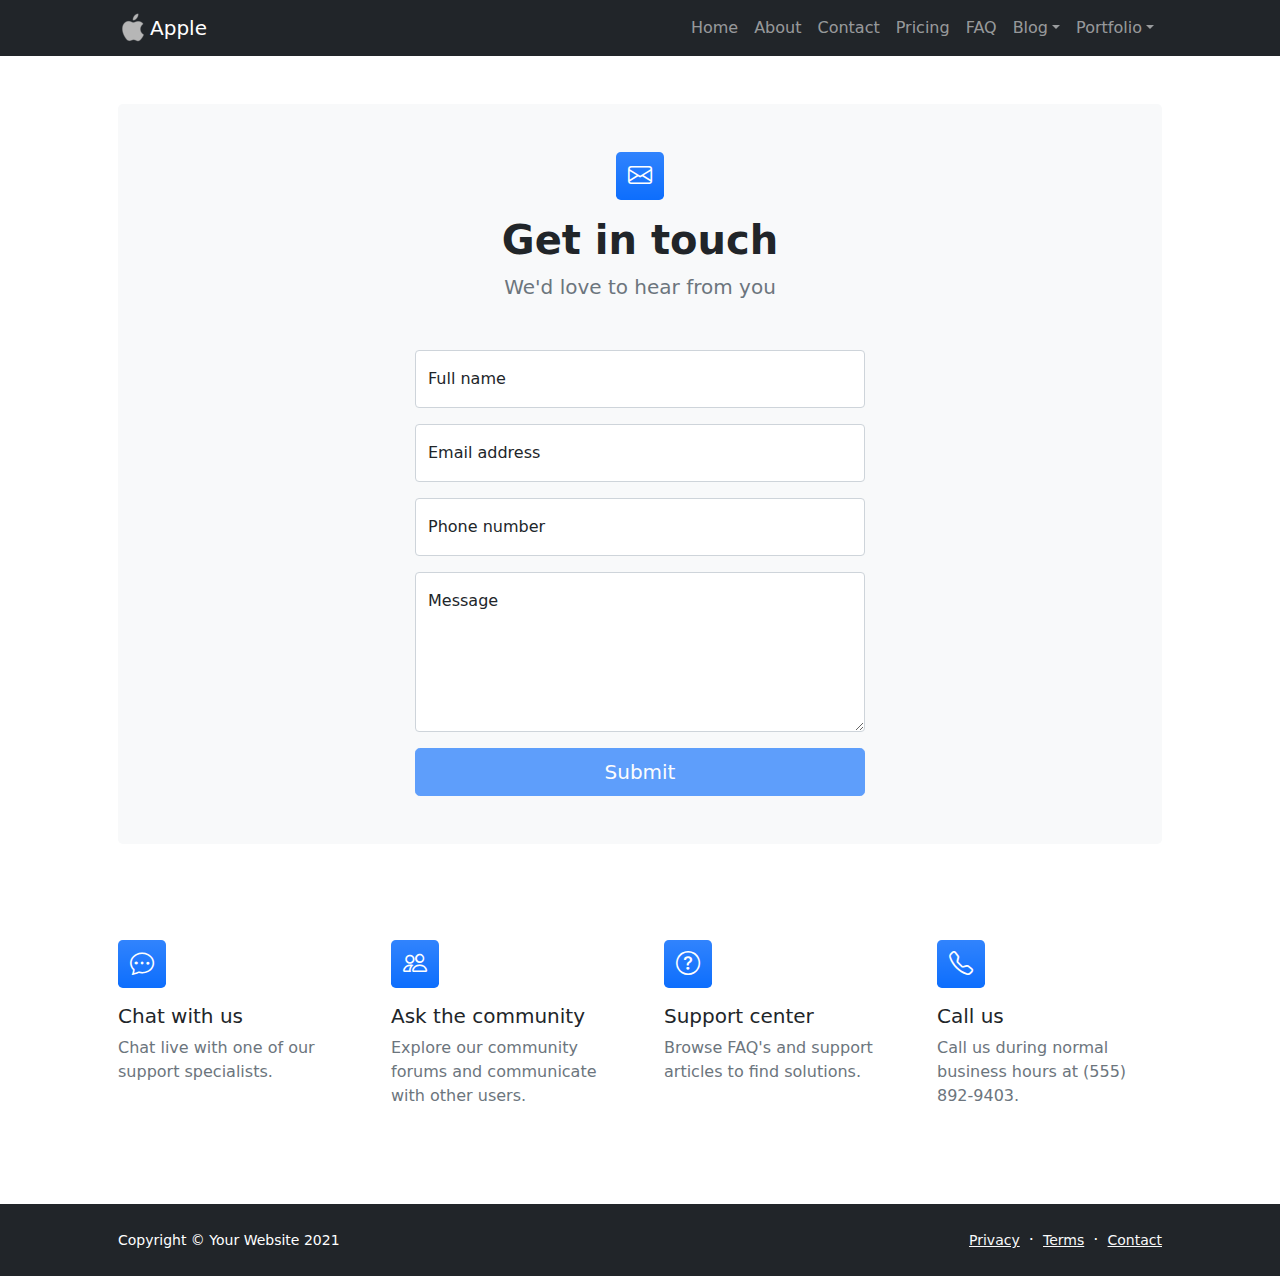
<file: contact.html>
<!DOCTYPE html>
<html lang="en">
    <head>
        <meta charset="utf-8" />
        <meta name="viewport" content="width=device-width, initial-scale=1, shrink-to-fit=no" />
        <meta name="description" content />
        <meta name="author" content />
        <title>Apple</title>
        <!-- Favicon-->
        <link rel="icon" type="image/x-icon" href="assets/favicon.ico" />
        <!-- Bootstrap icons-->
        <link href="https://cdn.jsdelivr.net/npm/bootstrap-icons@1.5.0/font/bootstrap-icons.css" rel="stylesheet" />
        <!-- Core theme CSS (includes Bootstrap)-->
        <link href="css/styles.css" rel="stylesheet" />
    </head>
    <body class="d-flex flex-column">
        <main class="flex-shrink-0">
            <!-- Navigation-->
            <nav class="navbar navbar-expand-lg navbar-dark bg-dark">
                <div class="container px-5">
                    <img class="navbar-logo" src="assets/favicon-32x32.png">
                    <a class="navbar-brand" href="index.html">Apple</a>
                    <button class="navbar-toggler" type="button" data-bs-toggle="collapse" data-bs-target="#navbarSupportedContent" aria-controls="navbarSupportedContent" aria-expanded="false" aria-label="Toggle navigation"><span class="navbar-toggler-icon"></span></button>
                    <div class="collapse navbar-collapse" id="navbarSupportedContent">
                        <ul class="navbar-nav ms-auto mb-2 mb-lg-0">
                            <li class="nav-item"><a class="nav-link" href="index.html">Home</a></li>
                            <li class="nav-item"><a class="nav-link" href="about.html">About</a></li>
                            <li class="nav-item"><a class="nav-link" href="contact.html">Contact</a></li>
                            <li class="nav-item"><a class="nav-link" href="pricing.html">Pricing</a></li>
                            <li class="nav-item"><a class="nav-link" href="faq.html">FAQ</a></li>
                            <li class="nav-item dropdown">
                                <a class="nav-link dropdown-toggle" id="navbarDropdownBlog" href="#" role="button" data-bs-toggle="dropdown" aria-expanded="false">Blog</a>
                                <ul class="dropdown-menu dropdown-menu-end" aria-labelledby="navbarDropdownBlog">
                                    <li><a class="dropdown-item" href="blog-home.html">Blog Home</a></li>
                                    <li><a class="dropdown-item" href="blog-post.html">Blog Post</a></li>
                                </ul>
                            </li>
                            <li class="nav-item dropdown">
                                <a class="nav-link dropdown-toggle" id="navbarDropdownPortfolio" href="#" role="button" data-bs-toggle="dropdown" aria-expanded="false">Portfolio</a>
                                <ul class="dropdown-menu dropdown-menu-end" aria-labelledby="navbarDropdownPortfolio">
                                    <li><a class="dropdown-item" href="portfolio-overview.html">Portfolio Overview</a></li>
                                    <li><a class="dropdown-item" href="portfolio-item.html">Portfolio Item</a></li>
                                </ul>
                            </li>
                        </ul>
                    </div>
                </div>
            </nav>
            <!-- Page content-->
            <section class="py-5">
                <div class="container px-5">
                    <!-- Contact form-->
                    <div class="bg-light rounded-3 py-5 px-4 px-md-5 mb-5">
                        <div class="text-center mb-5">
                            <div class="feature bg-primary bg-gradient text-white rounded-3 mb-3"><i class="bi bi-envelope"></i></div>
                            <h1 class="fw-bolder">Get in touch</h1>
                            <p class="lead fw-normal text-muted mb-0">We'd love to hear from you</p>
                        </div>
                        <div class="row gx-5 justify-content-center">
                            <div class="col-lg-8 col-xl-6">
                                <!-- * * * * * * * * * * * * * * *-->
                                <!-- * * SB Forms Contact Form * *-->
                                <!-- * * * * * * * * * * * * * * *-->
                                <!-- This form is pre-integrated with SB Forms.-->
                                <!-- To make this form functional, sign up at-->
                                <!-- https://startbootstrap.com/solution/contact-forms-->
                                <!-- to get an API token!-->
                                <form id="contactForm" data-sb-form-api-token="API_TOKEN">
                                    <!-- Name input-->
                                    <div class="form-floating mb-3">
                                        <input class="form-control" id="name" type="text" placeholder="Enter your name..." data-sb-validations="required" />
                                        <label for="name">Full name</label>
                                        <div class="invalid-feedback" data-sb-feedback="name:required">A name is required.</div>
                                    </div>
                                    <!-- Email address input-->
                                    <div class="form-floating mb-3">
                                        <input class="form-control" id="email" type="email" placeholder="name@example.com" data-sb-validations="required,email" />
                                        <label for="email">Email address</label>
                                        <div class="invalid-feedback" data-sb-feedback="email:required">An email is required.</div>
                                        <div class="invalid-feedback" data-sb-feedback="email:email">Email is not valid.</div>
                                    </div>
                                    <!-- Phone number input-->
                                    <div class="form-floating mb-3">
                                        <input class="form-control" id="phone" type="tel" placeholder="(123) 456-7890" data-sb-validations="required" />
                                        <label for="phone">Phone number</label>
                                        <div class="invalid-feedback" data-sb-feedback="phone:required">A phone number is required.</div>
                                    </div>
                                    <!-- Message input-->
                                    <div class="form-floating mb-3">
                                        <textarea class="form-control" id="message" type="text" placeholder="Enter your message here..." style="height: 10rem" data-sb-validations="required"></textarea>
                                        <label for="message">Message</label>
                                        <div class="invalid-feedback" data-sb-feedback="message:required">A message is required.</div>
                                    </div>
                                    <!-- Submit success message-->
                                    <!---->
                                    <!-- This is what your users will see when the form-->
                                    <!-- has successfully submitted-->
                                    <div class="d-none" id="submitSuccessMessage">
                                        <div class="text-center mb-3">
                                            <div class="fw-bolder">Form submission successful!</div>
                                            To activate this form, sign up at
                                            <br />
                                            <a href="https://startbootstrap.com/solution/contact-forms">https://startbootstrap.com/solution/contact-forms</a>
                                        </div>
                                    </div>
                                    <!-- Submit error message-->
                                    <!---->
                                    <!-- This is what your users will see when there is-->
                                    <!-- an error submitting the form-->
                                    <div class="d-none" id="submitErrorMessage"><div class="text-center text-danger mb-3">Error sending message!</div></div>
                                    <!-- Submit Button-->
                                    <div class="d-grid"><button class="btn btn-primary btn-lg disabled" id="submitButton" type="submit">Submit</button></div>
                                </form>
                            </div>
                        </div>
                    </div>
                    <!-- Contact cards-->
                    <div class="row gx-5 row-cols-2 row-cols-lg-4 py-5">
                        <div class="col">
                            <div class="feature bg-primary bg-gradient text-white rounded-3 mb-3"><i class="bi bi-chat-dots"></i></div>
                            <div class="h5 mb-2">Chat with us</div>
                            <p class="text-muted mb-0">Chat live with one of our support specialists.</p>
                        </div>
                        <div class="col">
                            <div class="feature bg-primary bg-gradient text-white rounded-3 mb-3"><i class="bi bi-people"></i></div>
                            <div class="h5">Ask the community</div>
                            <p class="text-muted mb-0">Explore our community forums and communicate with other users.</p>
                        </div>
                        <div class="col">
                            <div class="feature bg-primary bg-gradient text-white rounded-3 mb-3"><i class="bi bi-question-circle"></i></div>
                            <div class="h5">Support center</div>
                            <p class="text-muted mb-0">Browse FAQ's and support articles to find solutions.</p>
                        </div>
                        <div class="col">
                            <div class="feature bg-primary bg-gradient text-white rounded-3 mb-3"><i class="bi bi-telephone"></i></div>
                            <div class="h5">Call us</div>
                            <p class="text-muted mb-0">Call us during normal business hours at (555) 892-9403.</p>
                        </div>
                    </div>
                </div>
            </section>
        </main>
        <!-- Footer-->
        <footer class="bg-dark py-4 mt-auto">
            <div class="container px-5">
                <div class="row align-items-center justify-content-between flex-column flex-sm-row">
                    <div class="col-auto"><div class="small m-0 text-white">Copyright &copy; Your Website 2021</div></div>
                    <div class="col-auto">
                        <a class="link-light small" href="#!">Privacy</a>
                        <span class="text-white mx-1">&middot;</span>
                        <a class="link-light small" href="#!">Terms</a>
                        <span class="text-white mx-1">&middot;</span>
                        <a class="link-light small" href="#!">Contact</a>
                    </div>
                </div>
            </div>
        </footer>
        <!-- Bootstrap core JS-->
        <script src="https://cdn.jsdelivr.net/npm/bootstrap@5.1.3/dist/js/bootstrap.bundle.min.js"></script>
        <!-- Core theme JS-->
        <script src="js/scripts.js"></script>
        <!-- * * * * * * * * * * * * * * * * * * * * * * * * * * * * * * * * * * * * * * * *-->
        <!-- * *                               SB Forms JS                               * *-->
        <!-- * * Activate your form at https://startbootstrap.com/solution/contact-forms * *-->
        <!-- * * * * * * * * * * * * * * * * * * * * * * * * * * * * * * * * * * * * * * * *-->
        <script src="https://cdn.startbootstrap.com/sb-forms-latest.js"></script>
    </body>
</html>
</file>
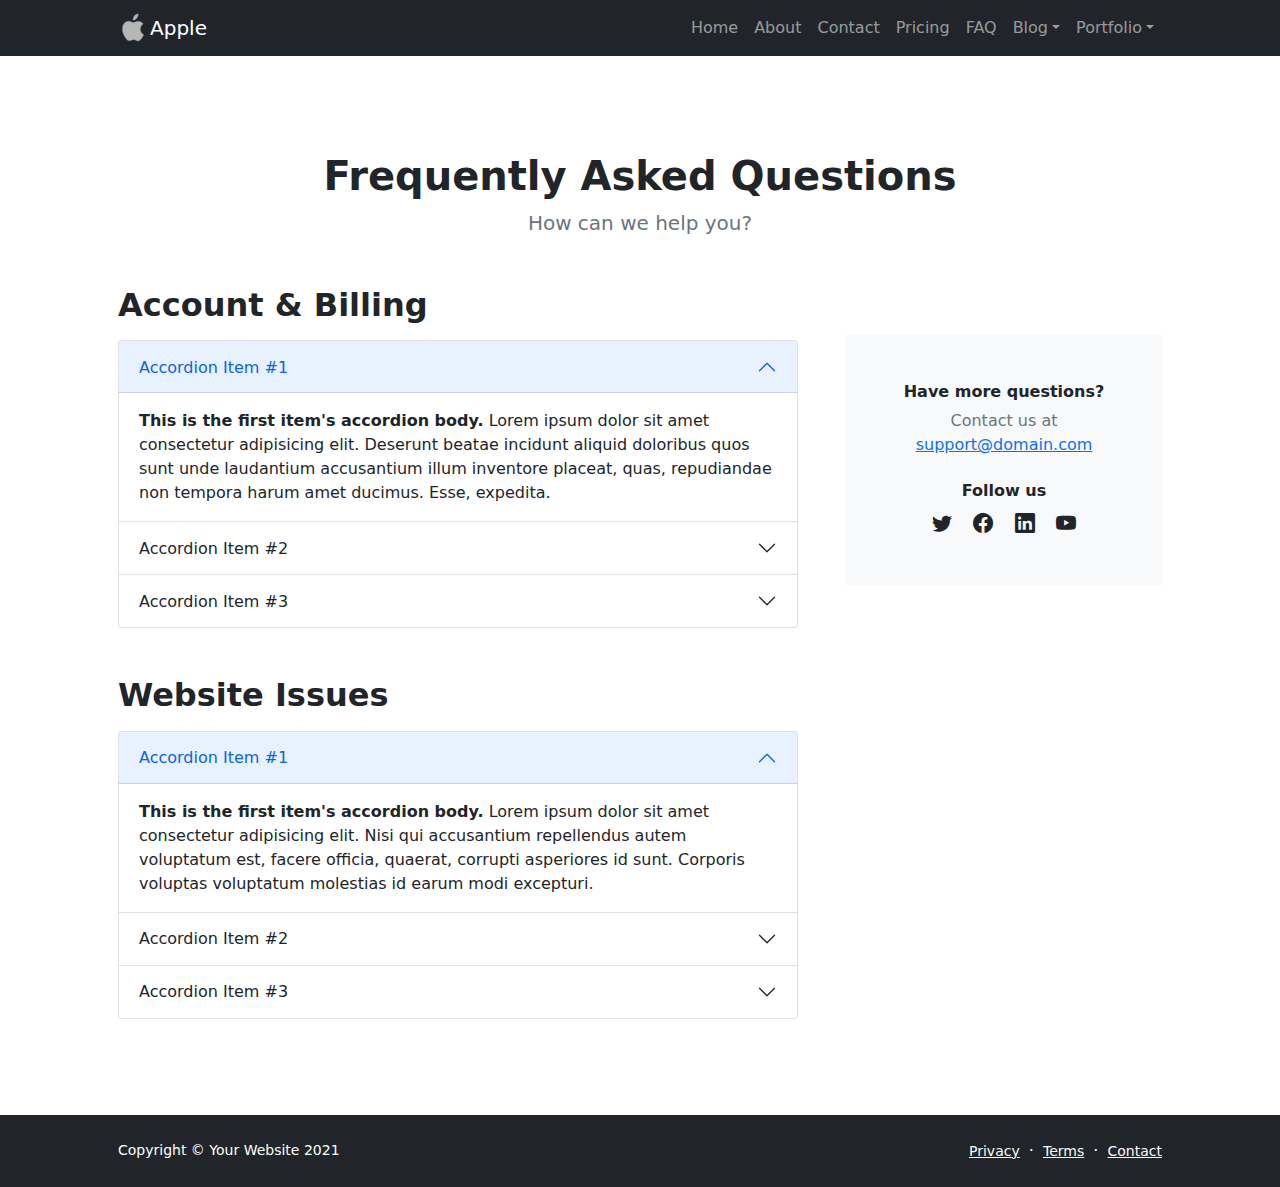
<file: faq.html>
<!DOCTYPE html>
<html lang="en">
    <head>
        <meta charset="utf-8" />
        <meta name="viewport" content="width=device-width, initial-scale=1, shrink-to-fit=no" />
        <meta name="description" content="" />
        <meta name="author" content="" />
        <title>Modern Business - Start Bootstrap Template</title>
        <!-- Favicon-->
        <link rel="icon" type="image/x-icon" href="assets/favicon.ico" />
        <!-- Bootstrap icons-->
        <link href="https://cdn.jsdelivr.net/npm/bootstrap-icons@1.5.0/font/bootstrap-icons.css" rel="stylesheet" />
        <!-- Core theme CSS (includes Bootstrap)-->
        <link href="css/styles.css" rel="stylesheet" />
    </head>
    <body class="d-flex flex-column h-100">
        <main class="flex-shrink-0">
            <!-- Navigation-->
            <nav class="navbar navbar-expand-lg navbar-dark bg-dark">
                <div class="container px-5">
                    <img class="navbar-logo" src="assets/favicon-32x32.png">
                    <a class="navbar-brand" href="index.html">Apple</a>
                    <button class="navbar-toggler" type="button" data-bs-toggle="collapse" data-bs-target="#navbarSupportedContent" aria-controls="navbarSupportedContent" aria-expanded="false" aria-label="Toggle navigation"><span class="navbar-toggler-icon"></span></button>
                    <div class="collapse navbar-collapse" id="navbarSupportedContent">
                        <ul class="navbar-nav ms-auto mb-2 mb-lg-0">
                            <li class="nav-item"><a class="nav-link" href="index.html">Home</a></li>
                            <li class="nav-item"><a class="nav-link" href="about.html">About</a></li>
                            <li class="nav-item"><a class="nav-link" href="contact.html">Contact</a></li>
                            <li class="nav-item"><a class="nav-link" href="pricing.html">Pricing</a></li>
                            <li class="nav-item"><a class="nav-link" href="faq.html">FAQ</a></li>
                            <li class="nav-item dropdown">
                                <a class="nav-link dropdown-toggle" id="navbarDropdownBlog" href="#" role="button" data-bs-toggle="dropdown" aria-expanded="false">Blog</a>
                                <ul class="dropdown-menu dropdown-menu-end" aria-labelledby="navbarDropdownBlog">
                                    <li><a class="dropdown-item" href="blog-home.html">Blog Home</a></li>
                                    <li><a class="dropdown-item" href="blog-post.html">Blog Post</a></li>
                                </ul>
                            </li>
                            <li class="nav-item dropdown">
                                <a class="nav-link dropdown-toggle" id="navbarDropdownPortfolio" href="#" role="button" data-bs-toggle="dropdown" aria-expanded="false">Portfolio</a>
                                <ul class="dropdown-menu dropdown-menu-end" aria-labelledby="navbarDropdownPortfolio">
                                    <li><a class="dropdown-item" href="portfolio-overview.html">Portfolio Overview</a></li>
                                    <li><a class="dropdown-item" href="portfolio-item.html">Portfolio Item</a></li>
                                </ul>
                            </li>
                        </ul>
                    </div>
                </div>
            </nav>
            <!-- Page Content-->
            <section class="py-5">
                <div class="container px-5 my-5">
                    <div class="text-center mb-5">
                        <h1 class="fw-bolder">Frequently Asked Questions</h1>
                        <p class="lead fw-normal text-muted mb-0">How can we help you?</p>
                    </div>
                    <div class="row gx-5">
                        <div class="col-xl-8">
                            <!-- FAQ Accordion 1-->
                            <h2 class="fw-bolder mb-3">Account &amp; Billing</h2>
                            <div class="accordion mb-5" id="accordionExample">
                                <div class="accordion-item">
                                    <h3 class="accordion-header" id="headingOne"><button class="accordion-button" type="button" data-bs-toggle="collapse" data-bs-target="#collapseOne" aria-expanded="true" aria-controls="collapseOne">Accordion Item #1</button></h3>
                                    <div class="accordion-collapse collapse show" id="collapseOne" aria-labelledby="headingOne" data-bs-parent="#accordionExample">
                                        <div class="accordion-body">
                                            <strong>This is the first item's accordion body.</strong>
                                            Lorem ipsum dolor sit amet consectetur adipisicing elit. Deserunt beatae incidunt aliquid doloribus quos sunt unde laudantium accusantium illum inventore placeat, quas, repudiandae non tempora harum amet ducimus. Esse, expedita.
                                           
                                        </div>
                                    </div>
                                </div>
                                <div class="accordion-item">
                                    <h3 class="accordion-header" id="headingTwo"><button class="accordion-button collapsed" type="button" data-bs-toggle="collapse" data-bs-target="#collapseTwo" aria-expanded="false" aria-controls="collapseTwo">Accordion Item #2</button></h3>
                                    <div class="accordion-collapse collapse" id="collapseTwo" aria-labelledby="headingTwo" data-bs-parent="#accordionExample">
                                        <div class="accordion-body">
                                            <strong>This is the second item's accordion body.</strong>
                                            Lorem ipsum dolor sit amet consectetur adipisicing elit. Unde consequatur dolores doloribus optio, a voluptatem, magnam alias, possimus porro debitis rerum eligendi dicta dolor doloremque sint! Ea atque sit corrupti.
                                           
                                        </div>
                                    </div>
                                </div>
                                <div class="accordion-item">
                                    <h3 class="accordion-header" id="headingThree"><button class="accordion-button collapsed" type="button" data-bs-toggle="collapse" data-bs-target="#collapseThree" aria-expanded="false" aria-controls="collapseThree">Accordion Item #3</button></h3>
                                    <div class="accordion-collapse collapse" id="collapseThree" aria-labelledby="headingThree" data-bs-parent="#accordionExample">
                                        <div class="accordion-body">
                                            <strong>This is the third item's accordion body.</strong>
                                            Lorem ipsum dolor sit amet consectetur adipisicing elit. Quis adipisci assumenda, atque placeat quod laboriosam reprehenderit iure! Praesentium reprehenderit dolor, nesciunt dolore veritatis, consectetur quos odio dolorum similique optio quis?
                                           
                                        </div>
                                    </div>
                                </div>
                            </div>
                            <!-- FAQ Accordion 2-->
                            <h2 class="fw-bolder mb-3">Website Issues</h2>
                            <div class="accordion mb-5 mb-xl-0" id="accordionExample2">
                                <div class="accordion-item">
                                    <h3 class="accordion-header" id="headingOne"><button class="accordion-button" type="button" data-bs-toggle="collapse" data-bs-target="#collapseOne" aria-expanded="true" aria-controls="collapseOne">Accordion Item #1</button></h3>
                                    <div class="accordion-collapse collapse show" id="collapseOne" aria-labelledby="headingOne" data-bs-parent="#accordionExample2">
                                        <div class="accordion-body">
                                            <strong>This is the first item's accordion body.</strong>
                                            Lorem ipsum dolor sit amet consectetur adipisicing elit. Nisi qui accusantium repellendus autem voluptatum est, facere officia, quaerat, corrupti asperiores id sunt. Corporis voluptas voluptatum molestias id earum modi excepturi.
                                        
                                        </div>
                                    </div>
                                </div>
                                <div class="accordion-item">
                                    <h3 class="accordion-header" id="headingTwo"><button class="accordion-button collapsed" type="button" data-bs-toggle="collapse" data-bs-target="#collapseTwo" aria-expanded="false" aria-controls="collapseTwo">Accordion Item #2</button></h3>
                                    <div class="accordion-collapse collapse" id="collapseTwo" aria-labelledby="headingTwo" data-bs-parent="#accordionExample2">
                                        <div class="accordion-body">
                                            <strong>This is the second item's accordion body.</strong>
                                            Lorem ipsum, dolor sit amet consectetur adipisicing elit. Molestias, dolorum fugiat dignissimos sequi deleniti aspernatur maiores harum nisi necessitatibus sapiente! Eos, delectus? Ad similique corporis sint, ipsum qui rerum beatae.
                                            
                                        </div>
                                    </div>
                                </div>
                                <div class="accordion-item">
                                    <h3 class="accordion-header" id="headingThree"><button class="accordion-button collapsed" type="button" data-bs-toggle="collapse" data-bs-target="#collapseThree" aria-expanded="false" aria-controls="collapseThree">Accordion Item #3</button></h3>
                                    <div class="accordion-collapse collapse" id="collapseThree" aria-labelledby="headingThree" data-bs-parent="#accordionExample2">
                                        <div class="accordion-body">
                                            <strong>This is the third item's accordion body.</strong>
                                            Lorem ipsum dolor, sit amet consectetur adipisicing elit. Ex, consequatur tempore commodi quae quod aliquam. Fugit ducimus iusto recusandae doloribus sunt! Neque ad omnis itaque exercitationem optio amet aperiam temporibus.
                                            
                                        </div>
                                    </div>
                                </div>
                            </div>
                        </div>
                        <div class="col-xl-4">
                            <div class="card border-0 bg-light mt-xl-5">
                                <div class="card-body p-4 py-lg-5">
                                    <div class="d-flex align-items-center justify-content-center">
                                        <div class="text-center">
                                            <div class="h6 fw-bolder">Have more questions?</div>
                                            <p class="text-muted mb-4">
                                                Contact us at
                                                <br />
                                                <a href="#!">support@domain.com</a>
                                            </p>
                                            <div class="h6 fw-bolder">Follow us</div>
                                            <a class="fs-5 px-2 link-dark" href="#!"><i class="bi-twitter"></i></a>
                                            <a class="fs-5 px-2 link-dark" href="#!"><i class="bi-facebook"></i></a>
                                            <a class="fs-5 px-2 link-dark" href="#!"><i class="bi-linkedin"></i></a>
                                            <a class="fs-5 px-2 link-dark" href="#!"><i class="bi-youtube"></i></a>
                                        </div>
                                    </div>
                                </div>
                            </div>
                        </div>
                    </div>
                </div>
            </section>
        </main>
        <!-- Footer-->
        <footer class="bg-dark py-4 mt-auto">
            <div class="container px-5">
                <div class="row align-items-center justify-content-between flex-column flex-sm-row">
                    <div class="col-auto"><div class="small m-0 text-white">Copyright &copy; Your Website 2021</div></div>
                    <div class="col-auto">
                        <a class="link-light small" href="#!">Privacy</a>
                        <span class="text-white mx-1">&middot;</span>
                        <a class="link-light small" href="#!">Terms</a>
                        <span class="text-white mx-1">&middot;</span>
                        <a class="link-light small" href="#!">Contact</a>
                    </div>
                </div>
            </div>
        </footer>
        <!-- Bootstrap core JS-->
        <script src="https://cdn.jsdelivr.net/npm/bootstrap@5.1.3/dist/js/bootstrap.bundle.min.js"></script>
        <!-- Core theme JS-->
        <script src="js/scripts.js"></script>
    </body>
</html>
</file>
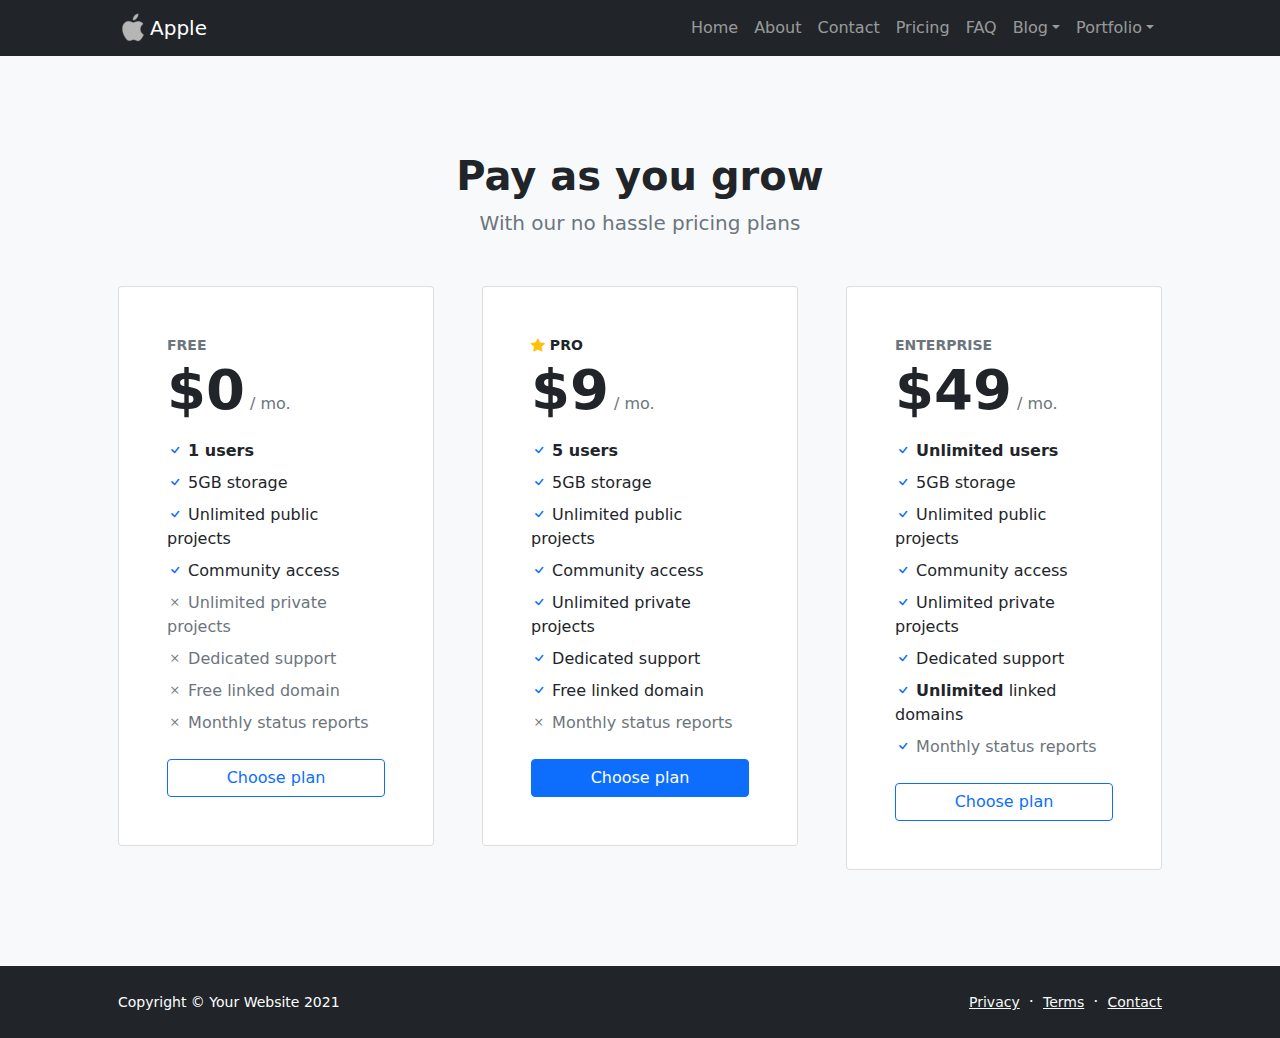
<file: pricing.html>
<!DOCTYPE html>
<html lang="en">
    <head>
        <meta charset="utf-8" />
        <meta name="viewport" content="width=device-width, initial-scale=1, shrink-to-fit=no" />
        <meta name="description" content="" />
        <meta name="author" content="" />
        <title>Apple</title>
        <!-- Favicon-->
        <link rel="icon" type="image/x-icon" href="assets/favicon.ico" />
        <!-- Bootstrap icons-->
        <link href="https://cdn.jsdelivr.net/npm/bootstrap-icons@1.5.0/font/bootstrap-icons.css" rel="stylesheet" />
        <!-- Core theme CSS (includes Bootstrap)-->
        <link href="css/styles.css" rel="stylesheet" />
    </head>
    <body class="d-flex flex-column">
        <main class="flex-shrink-0">
            <!-- Navigation-->
            <nav class="navbar navbar-expand-lg navbar-dark bg-dark">
                <div class="container px-5">
                    <img class="navbar-logo" src="assets/favicon-32x32.png">
                    <a class="navbar-brand" href="index.html">Apple</a>
                    <button class="navbar-toggler" type="button" data-bs-toggle="collapse" data-bs-target="#navbarSupportedContent" aria-controls="navbarSupportedContent" aria-expanded="false" aria-label="Toggle navigation"><span class="navbar-toggler-icon"></span></button>
                    <div class="collapse navbar-collapse" id="navbarSupportedContent">
                        <ul class="navbar-nav ms-auto mb-2 mb-lg-0">
                            <li class="nav-item"><a class="nav-link" href="index.html">Home</a></li>
                            <li class="nav-item"><a class="nav-link" href="about.html">About</a></li>
                            <li class="nav-item"><a class="nav-link" href="contact.html">Contact</a></li>
                            <li class="nav-item"><a class="nav-link" href="pricing.html">Pricing</a></li>
                            <li class="nav-item"><a class="nav-link" href="faq.html">FAQ</a></li>
                            <li class="nav-item dropdown">
                                <a class="nav-link dropdown-toggle" id="navbarDropdownBlog" href="#" role="button" data-bs-toggle="dropdown" aria-expanded="false">Blog</a>
                                <ul class="dropdown-menu dropdown-menu-end" aria-labelledby="navbarDropdownBlog">
                                    <li><a class="dropdown-item" href="blog-home.html">Blog Home</a></li>
                                    <li><a class="dropdown-item" href="blog-post.html">Blog Post</a></li>
                                </ul>
                            </li>
                            <li class="nav-item dropdown">
                                <a class="nav-link dropdown-toggle" id="navbarDropdownPortfolio" href="#" role="button" data-bs-toggle="dropdown" aria-expanded="false">Portfolio</a>
                                <ul class="dropdown-menu dropdown-menu-end" aria-labelledby="navbarDropdownPortfolio">
                                    <li><a class="dropdown-item" href="portfolio-overview.html">Portfolio Overview</a></li>
                                    <li><a class="dropdown-item" href="portfolio-item.html">Portfolio Item</a></li>
                                </ul>
                            </li>
                        </ul>
                    </div>
                </div>
            </nav>
            <!-- Pricing section-->
            <section class="bg-light py-5">
                <div class="container px-5 my-5">
                    <div class="text-center mb-5">
                        <h1 class="fw-bolder">Pay as you grow</h1>
                        <p class="lead fw-normal text-muted mb-0">With our no hassle pricing plans</p>
                    </div>
                    <div class="row gx-5 justify-content-center">
                        <!-- Pricing card free-->
                        <div class="col-lg-6 col-xl-4">
                            <div class="card mb-5 mb-xl-0">
                                <div class="card-body p-5">
                                    <div class="small text-uppercase fw-bold text-muted">Free</div>
                                    <div class="mb-3">
                                        <span class="display-4 fw-bold">$0</span>
                                        <span class="text-muted">/ mo.</span>
                                    </div>
                                    <ul class="list-unstyled mb-4">
                                        <li class="mb-2">
                                            <i class="bi bi-check text-primary"></i>
                                            <strong>1 users</strong>
                                        </li>
                                        <li class="mb-2">
                                            <i class="bi bi-check text-primary"></i>
                                            5GB storage
                                        </li>
                                        <li class="mb-2">
                                            <i class="bi bi-check text-primary"></i>
                                            Unlimited public projects
                                        </li>
                                        <li class="mb-2">
                                            <i class="bi bi-check text-primary"></i>
                                            Community access
                                        </li>
                                        <li class="mb-2 text-muted">
                                            <i class="bi bi-x"></i>
                                            Unlimited private projects
                                        </li>
                                        <li class="mb-2 text-muted">
                                            <i class="bi bi-x"></i>
                                            Dedicated support
                                        </li>
                                        <li class="mb-2 text-muted">
                                            <i class="bi bi-x"></i>
                                            Free linked domain
                                        </li>
                                        <li class="text-muted">
                                            <i class="bi bi-x"></i>
                                            Monthly status reports
                                        </li>
                                    </ul>
                                    <div class="d-grid"><a class="btn btn-outline-primary" href="#!">Choose plan</a></div>
                                </div>
                            </div>
                        </div>
                        <!-- Pricing card pro-->
                        <div class="col-lg-6 col-xl-4">
                            <div class="card mb-5 mb-xl-0">
                                <div class="card-body p-5">
                                    <div class="small text-uppercase fw-bold">
                                        <i class="bi bi-star-fill text-warning"></i>
                                        Pro
                                    </div>
                                    <div class="mb-3">
                                        <span class="display-4 fw-bold">$9</span>
                                        <span class="text-muted">/ mo.</span>
                                    </div>
                                    <ul class="list-unstyled mb-4">
                                        <li class="mb-2">
                                            <i class="bi bi-check text-primary"></i>
                                            <strong>5 users</strong>
                                        </li>
                                        <li class="mb-2">
                                            <i class="bi bi-check text-primary"></i>
                                            5GB storage
                                        </li>
                                        <li class="mb-2">
                                            <i class="bi bi-check text-primary"></i>
                                            Unlimited public projects
                                        </li>
                                        <li class="mb-2">
                                            <i class="bi bi-check text-primary"></i>
                                            Community access
                                        </li>
                                        <li class="mb-2">
                                            <i class="bi bi-check text-primary"></i>
                                            Unlimited private projects
                                        </li>
                                        <li class="mb-2">
                                            <i class="bi bi-check text-primary"></i>
                                            Dedicated support
                                        </li>
                                        <li class="mb-2">
                                            <i class="bi bi-check text-primary"></i>
                                            Free linked domain
                                        </li>
                                        <li class="text-muted">
                                            <i class="bi bi-x"></i>
                                            Monthly status reports
                                        </li>
                                    </ul>
                                    <div class="d-grid"><a class="btn btn-primary" href="#!">Choose plan</a></div>
                                </div>
                            </div>
                        </div>
                        <!-- Pricing card enterprise-->
                        <div class="col-lg-6 col-xl-4">
                            <div class="card">
                                <div class="card-body p-5">
                                    <div class="small text-uppercase fw-bold text-muted">Enterprise</div>
                                    <div class="mb-3">
                                        <span class="display-4 fw-bold">$49</span>
                                        <span class="text-muted">/ mo.</span>
                                    </div>
                                    <ul class="list-unstyled mb-4">
                                        <li class="mb-2">
                                            <i class="bi bi-check text-primary"></i>
                                            <strong>Unlimited users</strong>
                                        </li>
                                        <li class="mb-2">
                                            <i class="bi bi-check text-primary"></i>
                                            5GB storage
                                        </li>
                                        <li class="mb-2">
                                            <i class="bi bi-check text-primary"></i>
                                            Unlimited public projects
                                        </li>
                                        <li class="mb-2">
                                            <i class="bi bi-check text-primary"></i>
                                            Community access
                                        </li>
                                        <li class="mb-2">
                                            <i class="bi bi-check text-primary"></i>
                                            Unlimited private projects
                                        </li>
                                        <li class="mb-2">
                                            <i class="bi bi-check text-primary"></i>
                                            Dedicated support
                                        </li>
                                        <li class="mb-2">
                                            <i class="bi bi-check text-primary"></i>
                                            <strong>Unlimited</strong>
                                            linked domains
                                        </li>
                                        <li class="text-muted">
                                            <i class="bi bi-check text-primary"></i>
                                            Monthly status reports
                                        </li>
                                    </ul>
                                    <div class="d-grid"><a class="btn btn-outline-primary" href="#!">Choose plan</a></div>
                                </div>
                            </div>
                        </div>
                    </div>
                </div>
            </section>
        </main>
        <!-- Footer-->
        <footer class="bg-dark py-4 mt-auto">
            <div class="container px-5">
                <div class="row align-items-center justify-content-between flex-column flex-sm-row">
                    <div class="col-auto"><div class="small m-0 text-white">Copyright &copy; Your Website 2021</div></div>
                    <div class="col-auto">
                        <a class="link-light small" href="#!">Privacy</a>
                        <span class="text-white mx-1">&middot;</span>
                        <a class="link-light small" href="#!">Terms</a>
                        <span class="text-white mx-1">&middot;</span>
                        <a class="link-light small" href="#!">Contact</a>
                    </div>
                </div>
            </div>
        </footer>
        <!-- Bootstrap core JS-->
        <script src="https://cdn.jsdelivr.net/npm/bootstrap@5.1.3/dist/js/bootstrap.bundle.min.js"></script>
        <!-- Core theme JS-->
        <script src="js/scripts.js"></script>
    </body>
</html>
</file>
<file: css/styles.css>
@charset "UTF-8";

:root {
  --bs-blue: #0d6efd;
  --bs-indigo: #6610f2;
  --bs-purple: #6f42c1;
  --bs-pink: #d63384;
  --bs-red: #dc3545;
  --bs-orange: #fd7e14;
  --bs-yellow: #ffc107;
  --bs-green: #198754;
  --bs-teal: #20c997;
  --bs-cyan: #0dcaf0;
  --bs-white: #fff;
  --bs-gray: #6c757d;
  --bs-gray-dark: #343a40;
  --bs-gray-100: #f8f9fa;
  --bs-gray-200: #e9ecef;
  --bs-gray-300: #dee2e6;
  --bs-gray-400: #ced4da;
  --bs-gray-500: #adb5bd;
  --bs-gray-600: #6c757d;
  --bs-gray-700: #495057;
  --bs-gray-800: #343a40;
  --bs-gray-900: #212529;
  --bs-primary: #0d6efd;
  --bs-secondary: #6c757d;
  --bs-success: #198754;
  --bs-info: #0dcaf0;
  --bs-warning: #ffc107;
  --bs-danger: #dc3545;
  --bs-light: #f8f9fa;
  --bs-dark: #212529;
  --bs-primary-rgb: 13, 110, 253;
  --bs-secondary-rgb: 108, 117, 125;
  --bs-success-rgb: 25, 135, 84;
  --bs-info-rgb: 13, 202, 240;
  --bs-warning-rgb: 255, 193, 7;
  --bs-danger-rgb: 220, 53, 69;
  --bs-light-rgb: 248, 249, 250;
  --bs-dark-rgb: 33, 37, 41;
  --bs-white-rgb: 255, 255, 255;
  --bs-black-rgb: 0, 0, 0;
  --bs-body-color-rgb: 33, 37, 41;
  --bs-body-bg-rgb: 255, 255, 255;
  --bs-font-sans-serif: system-ui, -apple-system, "Segoe UI", Roboto, "Helvetica Neue", Arial, "Noto Sans", "Liberation Sans", sans-serif, "Apple Color Emoji", "Segoe UI Emoji", "Segoe UI Symbol", "Noto Color Emoji";
  --bs-font-monospace: SFMono-Regular, Menlo, Monaco, Consolas, "Liberation Mono", "Courier New", monospace;
  --bs-gradient: linear-gradient(180deg, rgba(255, 255, 255, 0.15), rgba(255, 255, 255, 0));
  --bs-body-font-family: var(--bs-font-sans-serif);
  --bs-body-font-size: 1rem;
  --bs-body-font-weight: 400;
  --bs-body-line-height: 1.5;
  --bs-body-color: #212529;
  --bs-body-bg: #fff;
}

*,
*::before,
*::after {
  box-sizing: border-box;
}

@media (prefers-reduced-motion: no-preference) {
  :root {
    scroll-behavior: smooth;
  }
}

body {
  margin: 0;
  font-family: var(--bs-body-font-family);
  font-size: var(--bs-body-font-size);
  font-weight: var(--bs-body-font-weight);
  line-height: var(--bs-body-line-height);
  color: var(--bs-body-color);
  text-align: var(--bs-body-text-align);
  background-color: var(--bs-body-bg);
  -webkit-text-size-adjust: 100%;
  -webkit-tap-highlight-color: rgba(0, 0, 0, 0);
}

hr {
  margin: 1rem 0;
  color: inherit;
  background-color: currentColor;
  border: 0;
  opacity: 0.25;
}

hr:not([size]) {
  height: 1px;
}

h6, .h6, h5, .h5, h4, .h4, h3, .h3, h2, .h2, h1, .h1 {
  margin-top: 0;
  margin-bottom: 0.5rem;
  font-weight: 500;
  line-height: 1.2;
}

h1, .h1 {
  font-size: calc(1.375rem + 1.5vw);
}
@media (min-width: 1200px) {
  h1, .h1 {
    font-size: 2.5rem;
  }
}

h2, .h2 {
  font-size: calc(1.325rem + 0.9vw);
}
@media (min-width: 1200px) {
  h2, .h2 {
    font-size: 2rem;
  }
}

h3, .h3 {
  font-size: calc(1.3rem + 0.6vw);
}
@media (min-width: 1200px) {
  h3, .h3 {
    font-size: 1.75rem;
  }
}

h4, .h4 {
  font-size: calc(1.275rem + 0.3vw);
}
@media (min-width: 1200px) {
  h4, .h4 {
    font-size: 1.5rem;
  }
}

h5, .h5 {
  font-size: 1.25rem;
}

h6, .h6 {
  font-size: 1rem;
}

p {
  margin-top: 0;
  margin-bottom: 1rem;
}

abbr[title],
abbr[data-bs-original-title] {
  -webkit-text-decoration: underline dotted;
          text-decoration: underline dotted;
  cursor: help;
  -webkit-text-decoration-skip-ink: none;
          text-decoration-skip-ink: none;
}

address {
  margin-bottom: 1rem;
  font-style: normal;
  line-height: inherit;
}

ol,
ul {
  padding-left: 2rem;
}

ol,
ul,
dl {
  margin-top: 0;
  margin-bottom: 1rem;
}

ol ol,
ul ul,
ol ul,
ul ol {
  margin-bottom: 0;
}

dt {
  font-weight: 700;
}

dd {
  margin-bottom: 0.5rem;
  margin-left: 0;
}

blockquote {
  margin: 0 0 1rem;
}

b,
strong {
  font-weight: bolder;
}

small, .small {
  font-size: 0.875em;
}

mark, .mark {
  padding: 0.2em;
  background-color: #fcf8e3;
}

sub,
sup {
  position: relative;
  font-size: 0.75em;
  line-height: 0;
  vertical-align: baseline;
}

sub {
  bottom: -0.25em;
}

sup {
  top: -0.5em;
}

a {
  color: #0d6efd;
  text-decoration: underline;
}
a:hover {
  color: #0a58ca;
}

a:not([href]):not([class]), a:not([href]):not([class]):hover {
  color: inherit;
  text-decoration: none;
}

pre,
code,
kbd,
samp {
  font-family: var(--bs-font-monospace);
  font-size: 1em;
  direction: ltr /* rtl:ignore */;
  unicode-bidi: bidi-override;
}

pre {
  display: block;
  margin-top: 0;
  margin-bottom: 1rem;
  overflow: auto;
  font-size: 0.875em;
}
pre code {
  font-size: inherit;
  color: inherit;
  word-break: normal;
}

code {
  font-size: 0.875em;
  color: #d63384;
  word-wrap: break-word;
}
a > code {
  color: inherit;
}

kbd {
  padding: 0.2rem 0.4rem;
  font-size: 0.875em;
  color: #fff;
  background-color: #212529;
  border-radius: 0.2rem;
}
kbd kbd {
  padding: 0;
  font-size: 1em;
  font-weight: 700;
}

figure {
  margin: 0 0 1rem;
}

img,
svg {
  vertical-align: middle;
}

table {
  caption-side: bottom;
  border-collapse: collapse;
}

caption {
  padding-top: 0.5rem;
  padding-bottom: 0.5rem;
  color: #6c757d;
  text-align: left;
}

th {
  text-align: inherit;
  text-align: -webkit-match-parent;
}

thead,
tbody,
tfoot,
tr,
td,
th {
  border-color: inherit;
  border-style: solid;
  border-width: 0;
}

label {
  display: inline-block;
}

button {
  border-radius: 0;
}

button:focus:not(:focus-visible) {
  outline: 0;
}

input,
button,
select,
optgroup,
textarea {
  margin: 0;
  font-family: inherit;
  font-size: inherit;
  line-height: inherit;
}

button,
select {
  text-transform: none;
}

[role=button] {
  cursor: pointer;
}

select {
  word-wrap: normal;
}
select:disabled {
  opacity: 1;
}

[list]::-webkit-calendar-picker-indicator {
  display: none;
}

button,
[type=button],
[type=reset],
[type=submit] {
  -webkit-appearance: button;
}
button:not(:disabled),
[type=button]:not(:disabled),
[type=reset]:not(:disabled),
[type=submit]:not(:disabled) {
  cursor: pointer;
}

::-moz-focus-inner {
  padding: 0;
  border-style: none;
}

textarea {
  resize: vertical;
}

fieldset {
  min-width: 0;
  padding: 0;
  margin: 0;
  border: 0;
}

legend {
  float: left;
  width: 100%;
  padding: 0;
  margin-bottom: 0.5rem;
  font-size: calc(1.275rem + 0.3vw);
  line-height: inherit;
}
@media (min-width: 1200px) {
  legend {
    font-size: 1.5rem;
  }
}
legend + * {
  clear: left;
}

::-webkit-datetime-edit-fields-wrapper,
::-webkit-datetime-edit-text,
::-webkit-datetime-edit-minute,
::-webkit-datetime-edit-hour-field,
::-webkit-datetime-edit-day-field,
::-webkit-datetime-edit-month-field,
::-webkit-datetime-edit-year-field {
  padding: 0;
}

::-webkit-inner-spin-button {
  height: auto;
}

[type=search] {
  outline-offset: -2px;
  -webkit-appearance: textfield;
}

/* rtl:raw:
[type="tel"],
[type="url"],
[type="email"],
[type="number"] {
  direction: ltr;
}
*/
::-webkit-search-decoration {
  -webkit-appearance: none;
}

::-webkit-color-swatch-wrapper {
  padding: 0;
}

::-webkit-file-upload-button {
  font: inherit;
}

::file-selector-button {
  font: inherit;
}

::-webkit-file-upload-button {
  font: inherit;
  -webkit-appearance: button;
}

output {
  display: inline-block;
}

iframe {
  border: 0;
}

summary {
  display: list-item;
  cursor: pointer;
}

progress {
  vertical-align: baseline;
}

[hidden] {
  display: none !important;
}

.lead {
  font-size: 1.25rem;
  font-weight: 300;
}

.display-1 {
  font-size: calc(1.625rem + 4.5vw);
  font-weight: 300;
  line-height: 1.2;
}
@media (min-width: 1200px) {
  .display-1 {
    font-size: 5rem;
  }
}

.display-2 {
  font-size: calc(1.575rem + 3.9vw);
  font-weight: 300;
  line-height: 1.2;
}
@media (min-width: 1200px) {
  .display-2 {
    font-size: 4.5rem;
  }
}

.display-3 {
  font-size: calc(1.525rem + 3.3vw);
  font-weight: 300;
  line-height: 1.2;
}
@media (min-width: 1200px) {
  .display-3 {
    font-size: 4rem;
  }
}

.display-4 {
  font-size: calc(1.475rem + 2.7vw);
  font-weight: 300;
  line-height: 1.2;
}
@media (min-width: 1200px) {
  .display-4 {
    font-size: 3.5rem;
  }
}

.display-5 {
  font-size: calc(1.425rem + 2.1vw);
  font-weight: 300;
  line-height: 1.2;
}
@media (min-width: 1200px) {
  .display-5 {
    font-size: 3rem;
  }
}

.display-6 {
  font-size: calc(1.375rem + 1.5vw);
  font-weight: 300;
  line-height: 1.2;
}
@media (min-width: 1200px) {
  .display-6 {
    font-size: 2.5rem;
  }
}

.list-unstyled {
  padding-left: 0;
  list-style: none;
}

.list-inline {
  padding-left: 0;
  list-style: none;
}

.list-inline-item {
  display: inline-block;
}
.list-inline-item:not(:last-child) {
  margin-right: 0.5rem;
}

.initialism {
  font-size: 0.875em;
  text-transform: uppercase;
}

.blockquote {
  margin-bottom: 1rem;
  font-size: 1.25rem;
}
.blockquote > :last-child {
  margin-bottom: 0;
}

.blockquote-footer {
  margin-top: -1rem;
  margin-bottom: 1rem;
  font-size: 0.875em;
  color: #6c757d;
}
.blockquote-footer::before {
  content: "— ";
}

.img-fluid {
  max-width: 100%;
  height: auto;
}

.img-thumbnail {
  padding: 0.25rem;
  background-color: #fff;
  border: 1px solid #dee2e6;
  border-radius: 0.25rem;
  max-width: 100%;
  height: auto;
}

.figure {
  display: inline-block;
}

.figure-img {
  margin-bottom: 0.5rem;
  line-height: 1;
}

.figure-caption {
  font-size: 0.875em;
  color: #6c757d;
}

.container,
.container-fluid,
.container-xxl,
.container-xl,
.container-lg,
.container-md,
.container-sm {
  width: 100%;
  padding-right: var(--bs-gutter-x, 0.75rem);
  padding-left: var(--bs-gutter-x, 0.75rem);
  margin-right: auto;
  margin-left: auto;
}

@media (min-width: 576px) {
  .container-sm, .container {
    max-width: 540px;
  }
}
@media (min-width: 768px) {
  .container-md, .container-sm, .container {
    max-width: 720px;
  }
}
@media (min-width: 992px) {
  .container-lg, .container-md, .container-sm, .container {
    max-width: 960px;
  }
}
@media (min-width: 1200px) {
  .container-xl, .container-lg, .container-md, .container-sm, .container {
    max-width: 1140px;
  }
}
@media (min-width: 1400px) {
  .container-xxl, .container-xl, .container-lg, .container-md, .container-sm, .container {
    max-width: 1320px;
  }
}
.row {
  --bs-gutter-x: 1.5rem;
  --bs-gutter-y: 0;
  display: flex;
  flex-wrap: wrap;
  margin-top: calc(-1 * var(--bs-gutter-y));
  margin-right: calc(-0.5 * var(--bs-gutter-x));
  margin-left: calc(-0.5 * var(--bs-gutter-x));
}
.row > * {
  flex-shrink: 0;
  width: 100%;
  max-width: 100%;
  padding-right: calc(var(--bs-gutter-x) * 0.5);
  padding-left: calc(var(--bs-gutter-x) * 0.5);
  margin-top: var(--bs-gutter-y);
}

.col {
  flex: 1 0 0%;
}

.row-cols-auto > * {
  flex: 0 0 auto;
  width: auto;
}

.row-cols-1 > * {
  flex: 0 0 auto;
  width: 100%;
}

.row-cols-2 > * {
  flex: 0 0 auto;
  width: 50%;
}

.row-cols-3 > * {
  flex: 0 0 auto;
  width: 33.3333333333%;
}

.row-cols-4 > * {
  flex: 0 0 auto;
  width: 25%;
}

.row-cols-5 > * {
  flex: 0 0 auto;
  width: 20%;
}

.row-cols-6 > * {
  flex: 0 0 auto;
  width: 16.6666666667%;
}

.col-auto {
  flex: 0 0 auto;
  width: auto;
}

.col-1 {
  flex: 0 0 auto;
  width: 8.33333333%;
}

.col-2 {
  flex: 0 0 auto;
  width: 16.66666667%;
}

.col-3 {
  flex: 0 0 auto;
  width: 25%;
}

.col-4 {
  flex: 0 0 auto;
  width: 33.33333333%;
}

.col-5 {
  flex: 0 0 auto;
  width: 41.66666667%;
}

.col-6 {
  flex: 0 0 auto;
  width: 50%;
}

.col-7 {
  flex: 0 0 auto;
  width: 58.33333333%;
}

.col-8 {
  flex: 0 0 auto;
  width: 66.66666667%;
}

.col-9 {
  flex: 0 0 auto;
  width: 75%;
}

.col-10 {
  flex: 0 0 auto;
  width: 83.33333333%;
}

.col-11 {
  flex: 0 0 auto;
  width: 91.66666667%;
}

.col-12 {
  flex: 0 0 auto;
  width: 100%;
}

.offset-1 {
  margin-left: 8.33333333%;
}

.offset-2 {
  margin-left: 16.66666667%;
}

.offset-3 {
  margin-left: 25%;
}

.offset-4 {
  margin-left: 33.33333333%;
}

.offset-5 {
  margin-left: 41.66666667%;
}

.offset-6 {
  margin-left: 50%;
}

.offset-7 {
  margin-left: 58.33333333%;
}

.offset-8 {
  margin-left: 66.66666667%;
}

.offset-9 {
  margin-left: 75%;
}

.offset-10 {
  margin-left: 83.33333333%;
}

.offset-11 {
  margin-left: 91.66666667%;
}

.g-0,
.gx-0 {
  --bs-gutter-x: 0;
}

.g-0,
.gy-0 {
  --bs-gutter-y: 0;
}

.g-1,
.gx-1 {
  --bs-gutter-x: 0.25rem;
}

.g-1,
.gy-1 {
  --bs-gutter-y: 0.25rem;
}

.g-2,
.gx-2 {
  --bs-gutter-x: 0.5rem;
}

.g-2,
.gy-2 {
  --bs-gutter-y: 0.5rem;
}

.g-3,
.gx-3 {
  --bs-gutter-x: 1rem;
}

.g-3,
.gy-3 {
  --bs-gutter-y: 1rem;
}

.g-4,
.gx-4 {
  --bs-gutter-x: 1.5rem;
}

.g-4,
.gy-4 {
  --bs-gutter-y: 1.5rem;
}

.g-5,
.gx-5 {
  --bs-gutter-x: 3rem;
}

.g-5,
.gy-5 {
  --bs-gutter-y: 3rem;
}

@media (min-width: 576px) {
  .col-sm {
    flex: 1 0 0%;
  }

  .row-cols-sm-auto > * {
    flex: 0 0 auto;
    width: auto;
  }

  .row-cols-sm-1 > * {
    flex: 0 0 auto;
    width: 100%;
  }

  .row-cols-sm-2 > * {
    flex: 0 0 auto;
    width: 50%;
  }

  .row-cols-sm-3 > * {
    flex: 0 0 auto;
    width: 33.3333333333%;
  }

  .row-cols-sm-4 > * {
    flex: 0 0 auto;
    width: 25%;
  }

  .row-cols-sm-5 > * {
    flex: 0 0 auto;
    width: 20%;
  }

  .row-cols-sm-6 > * {
    flex: 0 0 auto;
    width: 16.6666666667%;
  }

  .col-sm-auto {
    flex: 0 0 auto;
    width: auto;
  }

  .col-sm-1 {
    flex: 0 0 auto;
    width: 8.33333333%;
  }

  .col-sm-2 {
    flex: 0 0 auto;
    width: 16.66666667%;
  }

  .col-sm-3 {
    flex: 0 0 auto;
    width: 25%;
  }

  .col-sm-4 {
    flex: 0 0 auto;
    width: 33.33333333%;
  }

  .col-sm-5 {
    flex: 0 0 auto;
    width: 41.66666667%;
  }

  .col-sm-6 {
    flex: 0 0 auto;
    width: 50%;
  }

  .col-sm-7 {
    flex: 0 0 auto;
    width: 58.33333333%;
  }

  .col-sm-8 {
    flex: 0 0 auto;
    width: 66.66666667%;
  }

  .col-sm-9 {
    flex: 0 0 auto;
    width: 75%;
  }

  .col-sm-10 {
    flex: 0 0 auto;
    width: 83.33333333%;
  }

  .col-sm-11 {
    flex: 0 0 auto;
    width: 91.66666667%;
  }

  .col-sm-12 {
    flex: 0 0 auto;
    width: 100%;
  }

  .offset-sm-0 {
    margin-left: 0;
  }

  .offset-sm-1 {
    margin-left: 8.33333333%;
  }

  .offset-sm-2 {
    margin-left: 16.66666667%;
  }

  .offset-sm-3 {
    margin-left: 25%;
  }

  .offset-sm-4 {
    margin-left: 33.33333333%;
  }

  .offset-sm-5 {
    margin-left: 41.66666667%;
  }

  .offset-sm-6 {
    margin-left: 50%;
  }

  .offset-sm-7 {
    margin-left: 58.33333333%;
  }

  .offset-sm-8 {
    margin-left: 66.66666667%;
  }

  .offset-sm-9 {
    margin-left: 75%;
  }

  .offset-sm-10 {
    margin-left: 83.33333333%;
  }

  .offset-sm-11 {
    margin-left: 91.66666667%;
  }

  .g-sm-0,
.gx-sm-0 {
    --bs-gutter-x: 0;
  }

  .g-sm-0,
.gy-sm-0 {
    --bs-gutter-y: 0;
  }

  .g-sm-1,
.gx-sm-1 {
    --bs-gutter-x: 0.25rem;
  }

  .g-sm-1,
.gy-sm-1 {
    --bs-gutter-y: 0.25rem;
  }

  .g-sm-2,
.gx-sm-2 {
    --bs-gutter-x: 0.5rem;
  }

  .g-sm-2,
.gy-sm-2 {
    --bs-gutter-y: 0.5rem;
  }

  .g-sm-3,
.gx-sm-3 {
    --bs-gutter-x: 1rem;
  }

  .g-sm-3,
.gy-sm-3 {
    --bs-gutter-y: 1rem;
  }

  .g-sm-4,
.gx-sm-4 {
    --bs-gutter-x: 1.5rem;
  }

  .g-sm-4,
.gy-sm-4 {
    --bs-gutter-y: 1.5rem;
  }

  .g-sm-5,
.gx-sm-5 {
    --bs-gutter-x: 3rem;
  }

  .g-sm-5,
.gy-sm-5 {
    --bs-gutter-y: 3rem;
  }
}
@media (min-width: 768px) {
  .col-md {
    flex: 1 0 0%;
  }

  .row-cols-md-auto > * {
    flex: 0 0 auto;
    width: auto;
  }

  .row-cols-md-1 > * {
    flex: 0 0 auto;
    width: 100%;
  }

  .row-cols-md-2 > * {
    flex: 0 0 auto;
    width: 50%;
  }

  .row-cols-md-3 > * {
    flex: 0 0 auto;
    width: 33.3333333333%;
  }

  .row-cols-md-4 > * {
    flex: 0 0 auto;
    width: 25%;
  }

  .row-cols-md-5 > * {
    flex: 0 0 auto;
    width: 20%;
  }

  .row-cols-md-6 > * {
    flex: 0 0 auto;
    width: 16.6666666667%;
  }

  .col-md-auto {
    flex: 0 0 auto;
    width: auto;
  }

  .col-md-1 {
    flex: 0 0 auto;
    width: 8.33333333%;
  }

  .col-md-2 {
    flex: 0 0 auto;
    width: 16.66666667%;
  }

  .col-md-3 {
    flex: 0 0 auto;
    width: 25%;
  }

  .col-md-4 {
    flex: 0 0 auto;
    width: 33.33333333%;
  }

  .col-md-5 {
    flex: 0 0 auto;
    width: 41.66666667%;
  }

  .col-md-6 {
    flex: 0 0 auto;
    width: 50%;
  }

  .col-md-7 {
    flex: 0 0 auto;
    width: 58.33333333%;
  }

  .col-md-8 {
    flex: 0 0 auto;
    width: 66.66666667%;
  }

  .col-md-9 {
    flex: 0 0 auto;
    width: 75%;
  }

  .col-md-10 {
    flex: 0 0 auto;
    width: 83.33333333%;
  }

  .col-md-11 {
    flex: 0 0 auto;
    width: 91.66666667%;
  }

  .col-md-12 {
    flex: 0 0 auto;
    width: 100%;
  }

  .offset-md-0 {
    margin-left: 0;
  }

  .offset-md-1 {
    margin-left: 8.33333333%;
  }

  .offset-md-2 {
    margin-left: 16.66666667%;
  }

  .offset-md-3 {
    margin-left: 25%;
  }

  .offset-md-4 {
    margin-left: 33.33333333%;
  }

  .offset-md-5 {
    margin-left: 41.66666667%;
  }

  .offset-md-6 {
    margin-left: 50%;
  }

  .offset-md-7 {
    margin-left: 58.33333333%;
  }

  .offset-md-8 {
    margin-left: 66.66666667%;
  }

  .offset-md-9 {
    margin-left: 75%;
  }

  .offset-md-10 {
    margin-left: 83.33333333%;
  }

  .offset-md-11 {
    margin-left: 91.66666667%;
  }

  .g-md-0,
.gx-md-0 {
    --bs-gutter-x: 0;
  }

  .g-md-0,
.gy-md-0 {
    --bs-gutter-y: 0;
  }

  .g-md-1,
.gx-md-1 {
    --bs-gutter-x: 0.25rem;
  }

  .g-md-1,
.gy-md-1 {
    --bs-gutter-y: 0.25rem;
  }

  .g-md-2,
.gx-md-2 {
    --bs-gutter-x: 0.5rem;
  }

  .g-md-2,
.gy-md-2 {
    --bs-gutter-y: 0.5rem;
  }

  .g-md-3,
.gx-md-3 {
    --bs-gutter-x: 1rem;
  }

  .g-md-3,
.gy-md-3 {
    --bs-gutter-y: 1rem;
  }

  .g-md-4,
.gx-md-4 {
    --bs-gutter-x: 1.5rem;
  }

  .g-md-4,
.gy-md-4 {
    --bs-gutter-y: 1.5rem;
  }

  .g-md-5,
.gx-md-5 {
    --bs-gutter-x: 3rem;
  }

  .g-md-5,
.gy-md-5 {
    --bs-gutter-y: 3rem;
  }
}
@media (min-width: 992px) {
  .col-lg {
    flex: 1 0 0%;
  }

  .row-cols-lg-auto > * {
    flex: 0 0 auto;
    width: auto;
  }

  .row-cols-lg-1 > * {
    flex: 0 0 auto;
    width: 100%;
  }

  .row-cols-lg-2 > * {
    flex: 0 0 auto;
    width: 50%;
  }

  .row-cols-lg-3 > * {
    flex: 0 0 auto;
    width: 33.3333333333%;
  }

  .row-cols-lg-4 > * {
    flex: 0 0 auto;
    width: 25%;
  }

  .row-cols-lg-5 > * {
    flex: 0 0 auto;
    width: 20%;
  }

  .row-cols-lg-6 > * {
    flex: 0 0 auto;
    width: 16.6666666667%;
  }

  .col-lg-auto {
    flex: 0 0 auto;
    width: auto;
  }

  .col-lg-1 {
    flex: 0 0 auto;
    width: 8.33333333%;
  }

  .col-lg-2 {
    flex: 0 0 auto;
    width: 16.66666667%;
  }

  .col-lg-3 {
    flex: 0 0 auto;
    width: 25%;
  }

  .col-lg-4 {
    flex: 0 0 auto;
    width: 33.33333333%;
  }

  .col-lg-5 {
    flex: 0 0 auto;
    width: 41.66666667%;
  }

  .col-lg-6 {
    flex: 0 0 auto;
    width: 50%;
  }

  .col-lg-7 {
    flex: 0 0 auto;
    width: 58.33333333%;
  }

  .col-lg-8 {
    flex: 0 0 auto;
    width: 66.66666667%;
  }

  .col-lg-9 {
    flex: 0 0 auto;
    width: 75%;
  }

  .col-lg-10 {
    flex: 0 0 auto;
    width: 83.33333333%;
  }

  .col-lg-11 {
    flex: 0 0 auto;
    width: 91.66666667%;
  }

  .col-lg-12 {
    flex: 0 0 auto;
    width: 100%;
  }

  .offset-lg-0 {
    margin-left: 0;
  }

  .offset-lg-1 {
    margin-left: 8.33333333%;
  }

  .offset-lg-2 {
    margin-left: 16.66666667%;
  }

  .offset-lg-3 {
    margin-left: 25%;
  }

  .offset-lg-4 {
    margin-left: 33.33333333%;
  }

  .offset-lg-5 {
    margin-left: 41.66666667%;
  }

  .offset-lg-6 {
    margin-left: 50%;
  }

  .offset-lg-7 {
    margin-left: 58.33333333%;
  }

  .offset-lg-8 {
    margin-left: 66.66666667%;
  }

  .offset-lg-9 {
    margin-left: 75%;
  }

  .offset-lg-10 {
    margin-left: 83.33333333%;
  }

  .offset-lg-11 {
    margin-left: 91.66666667%;
  }

  .g-lg-0,
.gx-lg-0 {
    --bs-gutter-x: 0;
  }

  .g-lg-0,
.gy-lg-0 {
    --bs-gutter-y: 0;
  }

  .g-lg-1,
.gx-lg-1 {
    --bs-gutter-x: 0.25rem;
  }

  .g-lg-1,
.gy-lg-1 {
    --bs-gutter-y: 0.25rem;
  }

  .g-lg-2,
.gx-lg-2 {
    --bs-gutter-x: 0.5rem;
  }

  .g-lg-2,
.gy-lg-2 {
    --bs-gutter-y: 0.5rem;
  }

  .g-lg-3,
.gx-lg-3 {
    --bs-gutter-x: 1rem;
  }

  .g-lg-3,
.gy-lg-3 {
    --bs-gutter-y: 1rem;
  }

  .g-lg-4,
.gx-lg-4 {
    --bs-gutter-x: 1.5rem;
  }

  .g-lg-4,
.gy-lg-4 {
    --bs-gutter-y: 1.5rem;
  }

  .g-lg-5,
.gx-lg-5 {
    --bs-gutter-x: 3rem;
  }

  .g-lg-5,
.gy-lg-5 {
    --bs-gutter-y: 3rem;
  }
}
@media (min-width: 1200px) {
  .col-xl {
    flex: 1 0 0%;
  }

  .row-cols-xl-auto > * {
    flex: 0 0 auto;
    width: auto;
  }

  .row-cols-xl-1 > * {
    flex: 0 0 auto;
    width: 100%;
  }

  .row-cols-xl-2 > * {
    flex: 0 0 auto;
    width: 50%;
  }

  .row-cols-xl-3 > * {
    flex: 0 0 auto;
    width: 33.3333333333%;
  }

  .row-cols-xl-4 > * {
    flex: 0 0 auto;
    width: 25%;
  }

  .row-cols-xl-5 > * {
    flex: 0 0 auto;
    width: 20%;
  }

  .row-cols-xl-6 > * {
    flex: 0 0 auto;
    width: 16.6666666667%;
  }

  .col-xl-auto {
    flex: 0 0 auto;
    width: auto;
  }

  .col-xl-1 {
    flex: 0 0 auto;
    width: 8.33333333%;
  }

  .col-xl-2 {
    flex: 0 0 auto;
    width: 16.66666667%;
  }

  .col-xl-3 {
    flex: 0 0 auto;
    width: 25%;
  }

  .col-xl-4 {
    flex: 0 0 auto;
    width: 33.33333333%;
  }

  .col-xl-5 {
    flex: 0 0 auto;
    width: 41.66666667%;
  }

  .col-xl-6 {
    flex: 0 0 auto;
    width: 50%;
  }

  .col-xl-7 {
    flex: 0 0 auto;
    width: 58.33333333%;
  }

  .col-xl-8 {
    flex: 0 0 auto;
    width: 66.66666667%;
  }

  .col-xl-9 {
    flex: 0 0 auto;
    width: 75%;
  }

  .col-xl-10 {
    flex: 0 0 auto;
    width: 83.33333333%;
  }

  .col-xl-11 {
    flex: 0 0 auto;
    width: 91.66666667%;
  }

  .col-xl-12 {
    flex: 0 0 auto;
    width: 100%;
  }

  .offset-xl-0 {
    margin-left: 0;
  }

  .offset-xl-1 {
    margin-left: 8.33333333%;
  }

  .offset-xl-2 {
    margin-left: 16.66666667%;
  }

  .offset-xl-3 {
    margin-left: 25%;
  }

  .offset-xl-4 {
    margin-left: 33.33333333%;
  }

  .offset-xl-5 {
    margin-left: 41.66666667%;
  }

  .offset-xl-6 {
    margin-left: 50%;
  }

  .offset-xl-7 {
    margin-left: 58.33333333%;
  }

  .offset-xl-8 {
    margin-left: 66.66666667%;
  }

  .offset-xl-9 {
    margin-left: 75%;
  }

  .offset-xl-10 {
    margin-left: 83.33333333%;
  }

  .offset-xl-11 {
    margin-left: 91.66666667%;
  }

  .g-xl-0,
.gx-xl-0 {
    --bs-gutter-x: 0;
  }

  .g-xl-0,
.gy-xl-0 {
    --bs-gutter-y: 0;
  }

  .g-xl-1,
.gx-xl-1 {
    --bs-gutter-x: 0.25rem;
  }

  .g-xl-1,
.gy-xl-1 {
    --bs-gutter-y: 0.25rem;
  }

  .g-xl-2,
.gx-xl-2 {
    --bs-gutter-x: 0.5rem;
  }

  .g-xl-2,
.gy-xl-2 {
    --bs-gutter-y: 0.5rem;
  }

  .g-xl-3,
.gx-xl-3 {
    --bs-gutter-x: 1rem;
  }

  .g-xl-3,
.gy-xl-3 {
    --bs-gutter-y: 1rem;
  }

  .g-xl-4,
.gx-xl-4 {
    --bs-gutter-x: 1.5rem;
  }

  .g-xl-4,
.gy-xl-4 {
    --bs-gutter-y: 1.5rem;
  }

  .g-xl-5,
.gx-xl-5 {
    --bs-gutter-x: 3rem;
  }

  .g-xl-5,
.gy-xl-5 {
    --bs-gutter-y: 3rem;
  }
}
@media (min-width: 1400px) {
  .col-xxl {
    flex: 1 0 0%;
  }

  .row-cols-xxl-auto > * {
    flex: 0 0 auto;
    width: auto;
  }

  .row-cols-xxl-1 > * {
    flex: 0 0 auto;
    width: 100%;
  }

  .row-cols-xxl-2 > * {
    flex: 0 0 auto;
    width: 50%;
  }

  .row-cols-xxl-3 > * {
    flex: 0 0 auto;
    width: 33.3333333333%;
  }

  .row-cols-xxl-4 > * {
    flex: 0 0 auto;
    width: 25%;
  }

  .row-cols-xxl-5 > * {
    flex: 0 0 auto;
    width: 20%;
  }

  .row-cols-xxl-6 > * {
    flex: 0 0 auto;
    width: 16.6666666667%;
  }

  .col-xxl-auto {
    flex: 0 0 auto;
    width: auto;
  }

  .col-xxl-1 {
    flex: 0 0 auto;
    width: 8.33333333%;
  }

  .col-xxl-2 {
    flex: 0 0 auto;
    width: 16.66666667%;
  }

  .col-xxl-3 {
    flex: 0 0 auto;
    width: 25%;
  }

  .col-xxl-4 {
    flex: 0 0 auto;
    width: 33.33333333%;
  }

  .col-xxl-5 {
    flex: 0 0 auto;
    width: 41.66666667%;
  }

  .col-xxl-6 {
    flex: 0 0 auto;
    width: 50%;
  }

  .col-xxl-7 {
    flex: 0 0 auto;
    width: 58.33333333%;
  }

  .col-xxl-8 {
    flex: 0 0 auto;
    width: 66.66666667%;
  }

  .col-xxl-9 {
    flex: 0 0 auto;
    width: 75%;
  }

  .col-xxl-10 {
    flex: 0 0 auto;
    width: 83.33333333%;
  }

  .col-xxl-11 {
    flex: 0 0 auto;
    width: 91.66666667%;
  }

  .col-xxl-12 {
    flex: 0 0 auto;
    width: 100%;
  }

  .offset-xxl-0 {
    margin-left: 0;
  }

  .offset-xxl-1 {
    margin-left: 8.33333333%;
  }

  .offset-xxl-2 {
    margin-left: 16.66666667%;
  }

  .offset-xxl-3 {
    margin-left: 25%;
  }

  .offset-xxl-4 {
    margin-left: 33.33333333%;
  }

  .offset-xxl-5 {
    margin-left: 41.66666667%;
  }

  .offset-xxl-6 {
    margin-left: 50%;
  }

  .offset-xxl-7 {
    margin-left: 58.33333333%;
  }

  .offset-xxl-8 {
    margin-left: 66.66666667%;
  }

  .offset-xxl-9 {
    margin-left: 75%;
  }

  .offset-xxl-10 {
    margin-left: 83.33333333%;
  }

  .offset-xxl-11 {
    margin-left: 91.66666667%;
  }

  .g-xxl-0,
.gx-xxl-0 {
    --bs-gutter-x: 0;
  }

  .g-xxl-0,
.gy-xxl-0 {
    --bs-gutter-y: 0;
  }

  .g-xxl-1,
.gx-xxl-1 {
    --bs-gutter-x: 0.25rem;
  }

  .g-xxl-1,
.gy-xxl-1 {
    --bs-gutter-y: 0.25rem;
  }

  .g-xxl-2,
.gx-xxl-2 {
    --bs-gutter-x: 0.5rem;
  }

  .g-xxl-2,
.gy-xxl-2 {
    --bs-gutter-y: 0.5rem;
  }

  .g-xxl-3,
.gx-xxl-3 {
    --bs-gutter-x: 1rem;
  }

  .g-xxl-3,
.gy-xxl-3 {
    --bs-gutter-y: 1rem;
  }

  .g-xxl-4,
.gx-xxl-4 {
    --bs-gutter-x: 1.5rem;
  }

  .g-xxl-4,
.gy-xxl-4 {
    --bs-gutter-y: 1.5rem;
  }

  .g-xxl-5,
.gx-xxl-5 {
    --bs-gutter-x: 3rem;
  }

  .g-xxl-5,
.gy-xxl-5 {
    --bs-gutter-y: 3rem;
  }
}
.table {
  --bs-table-bg: transparent;
  --bs-table-accent-bg: transparent;
  --bs-table-striped-color: #212529;
  --bs-table-striped-bg: rgba(0, 0, 0, 0.05);
  --bs-table-active-color: #212529;
  --bs-table-active-bg: rgba(0, 0, 0, 0.1);
  --bs-table-hover-color: #212529;
  --bs-table-hover-bg: rgba(0, 0, 0, 0.075);
  width: 100%;
  margin-bottom: 1rem;
  color: #212529;
  vertical-align: top;
  border-color: #dee2e6;
}
.table > :not(caption) > * > * {
  padding: 0.5rem 0.5rem;
  background-color: var(--bs-table-bg);
  border-bottom-width: 1px;
  box-shadow: inset 0 0 0 9999px var(--bs-table-accent-bg);
}
.table > tbody {
  vertical-align: inherit;
}
.table > thead {
  vertical-align: bottom;
}
.table > :not(:first-child) {
  border-top: 2px solid currentColor;
}

.caption-top {
  caption-side: top;
}

.table-sm > :not(caption) > * > * {
  padding: 0.25rem 0.25rem;
}

.table-bordered > :not(caption) > * {
  border-width: 1px 0;
}
.table-bordered > :not(caption) > * > * {
  border-width: 0 1px;
}

.table-borderless > :not(caption) > * > * {
  border-bottom-width: 0;
}
.table-borderless > :not(:first-child) {
  border-top-width: 0;
}

.table-striped > tbody > tr:nth-of-type(odd) > * {
  --bs-table-accent-bg: var(--bs-table-striped-bg);
  color: var(--bs-table-striped-color);
}

.table-active {
  --bs-table-accent-bg: var(--bs-table-active-bg);
  color: var(--bs-table-active-color);
}

.table-hover > tbody > tr:hover > * {
  --bs-table-accent-bg: var(--bs-table-hover-bg);
  color: var(--bs-table-hover-color);
}

.table-primary {
  --bs-table-bg: #cfe2ff;
  --bs-table-striped-bg: #c5d7f2;
  --bs-table-striped-color: #000;
  --bs-table-active-bg: #bacbe6;
  --bs-table-active-color: #000;
  --bs-table-hover-bg: #bfd1ec;
  --bs-table-hover-color: #000;
  color: #000;
  border-color: #bacbe6;
}

.table-secondary {
  --bs-table-bg: #e2e3e5;
  --bs-table-striped-bg: #d7d8da;
  --bs-table-striped-color: #000;
  --bs-table-active-bg: #cbccce;
  --bs-table-active-color: #000;
  --bs-table-hover-bg: #d1d2d4;
  --bs-table-hover-color: #000;
  color: #000;
  border-color: #cbccce;
}

.table-success {
  --bs-table-bg: #d1e7dd;
  --bs-table-striped-bg: #c7dbd2;
  --bs-table-striped-color: #000;
  --bs-table-active-bg: #bcd0c7;
  --bs-table-active-color: #000;
  --bs-table-hover-bg: #c1d6cc;
  --bs-table-hover-color: #000;
  color: #000;
  border-color: #bcd0c7;
}

.table-info {
  --bs-table-bg: #cff4fc;
  --bs-table-striped-bg: #c5e8ef;
  --bs-table-striped-color: #000;
  --bs-table-active-bg: #badce3;
  --bs-table-active-color: #000;
  --bs-table-hover-bg: #bfe2e9;
  --bs-table-hover-color: #000;
  color: #000;
  border-color: #badce3;
}

.table-warning {
  --bs-table-bg: #fff3cd;
  --bs-table-striped-bg: #f2e7c3;
  --bs-table-striped-color: #000;
  --bs-table-active-bg: #e6dbb9;
  --bs-table-active-color: #000;
  --bs-table-hover-bg: #ece1be;
  --bs-table-hover-color: #000;
  color: #000;
  border-color: #e6dbb9;
}

.table-danger {
  --bs-table-bg: #f8d7da;
  --bs-table-striped-bg: #eccccf;
  --bs-table-striped-color: #000;
  --bs-table-active-bg: #dfc2c4;
  --bs-table-active-color: #000;
  --bs-table-hover-bg: #e5c7ca;
  --bs-table-hover-color: #000;
  color: #000;
  border-color: #dfc2c4;
}

.table-light {
  --bs-table-bg: #f8f9fa;
  --bs-table-striped-bg: #ecedee;
  --bs-table-striped-color: #000;
  --bs-table-active-bg: #dfe0e1;
  --bs-table-active-color: #000;
  --bs-table-hover-bg: #e5e6e7;
  --bs-table-hover-color: #000;
  color: #000;
  border-color: #dfe0e1;
}

.table-dark {
  --bs-table-bg: #212529;
  --bs-table-striped-bg: #2c3034;
  --bs-table-striped-color: #fff;
  --bs-table-active-bg: #373b3e;
  --bs-table-active-color: #fff;
  --bs-table-hover-bg: #323539;
  --bs-table-hover-color: #fff;
  color: #fff;
  border-color: #373b3e;
}

.table-responsive {
  overflow-x: auto;
  -webkit-overflow-scrolling: touch;
}

@media (max-width: 575.98px) {
  .table-responsive-sm {
    overflow-x: auto;
    -webkit-overflow-scrolling: touch;
  }
}
@media (max-width: 767.98px) {
  .table-responsive-md {
    overflow-x: auto;
    -webkit-overflow-scrolling: touch;
  }
}
@media (max-width: 991.98px) {
  .table-responsive-lg {
    overflow-x: auto;
    -webkit-overflow-scrolling: touch;
  }
}
@media (max-width: 1199.98px) {
  .table-responsive-xl {
    overflow-x: auto;
    -webkit-overflow-scrolling: touch;
  }
}
@media (max-width: 1399.98px) {
  .table-responsive-xxl {
    overflow-x: auto;
    -webkit-overflow-scrolling: touch;
  }
}
.form-label {
  margin-bottom: 0.5rem;
}

.col-form-label {
  padding-top: calc(0.375rem + 1px);
  padding-bottom: calc(0.375rem + 1px);
  margin-bottom: 0;
  font-size: inherit;
  line-height: 1.5;
}

.col-form-label-lg {
  padding-top: calc(0.5rem + 1px);
  padding-bottom: calc(0.5rem + 1px);
  font-size: 1.25rem;
}

.col-form-label-sm {
  padding-top: calc(0.25rem + 1px);
  padding-bottom: calc(0.25rem + 1px);
  font-size: 0.875rem;
}

.form-text {
  margin-top: 0.25rem;
  font-size: 0.875em;
  color: #6c757d;
}

.form-control {
  display: block;
  width: 100%;
  padding: 0.375rem 0.75rem;
  font-size: 1rem;
  font-weight: 400;
  line-height: 1.5;
  color: #212529;
  background-color: #fff;
  background-clip: padding-box;
  border: 1px solid #ced4da;
  -webkit-appearance: none;
     -moz-appearance: none;
          appearance: none;
  border-radius: 0.25rem;
  transition: border-color 0.15s ease-in-out, box-shadow 0.15s ease-in-out;
}
@media (prefers-reduced-motion: reduce) {
  .form-control {
    transition: none;
  }
}
.form-control[type=file] {
  overflow: hidden;
}
.form-control[type=file]:not(:disabled):not([readonly]) {
  cursor: pointer;
}
.form-control:focus {
  color: #212529;
  background-color: #fff;
  border-color: #86b7fe;
  outline: 0;
  box-shadow: 0 0 0 0.25rem rgba(13, 110, 253, 0.25);
}
.form-control::-webkit-date-and-time-value {
  height: 1.5em;
}
.form-control::-moz-placeholder {
  color: #6c757d;
  opacity: 1;
}
.form-control:-ms-input-placeholder {
  color: #6c757d;
  opacity: 1;
}
.form-control::placeholder {
  color: #6c757d;
  opacity: 1;
}
.form-control:disabled, .form-control[readonly] {
  background-color: #e9ecef;
  opacity: 1;
}
.form-control::-webkit-file-upload-button {
  padding: 0.375rem 0.75rem;
  margin: -0.375rem -0.75rem;
  -webkit-margin-end: 0.75rem;
          margin-inline-end: 0.75rem;
  color: #212529;
  background-color: #e9ecef;
  pointer-events: none;
  border-color: inherit;
  border-style: solid;
  border-width: 0;
  border-inline-end-width: 1px;
  border-radius: 0;
  -webkit-transition: color 0.15s ease-in-out, background-color 0.15s ease-in-out, border-color 0.15s ease-in-out, box-shadow 0.15s ease-in-out;
  transition: color 0.15s ease-in-out, background-color 0.15s ease-in-out, border-color 0.15s ease-in-out, box-shadow 0.15s ease-in-out;
}
.form-control::file-selector-button {
  padding: 0.375rem 0.75rem;
  margin: -0.375rem -0.75rem;
  -webkit-margin-end: 0.75rem;
          margin-inline-end: 0.75rem;
  color: #212529;
  background-color: #e9ecef;
  pointer-events: none;
  border-color: inherit;
  border-style: solid;
  border-width: 0;
  border-inline-end-width: 1px;
  border-radius: 0;
  transition: color 0.15s ease-in-out, background-color 0.15s ease-in-out, border-color 0.15s ease-in-out, box-shadow 0.15s ease-in-out;
}
@media (prefers-reduced-motion: reduce) {
  .form-control::-webkit-file-upload-button {
    -webkit-transition: none;
    transition: none;
  }
  .form-control::file-selector-button {
    transition: none;
  }
}
.form-control:hover:not(:disabled):not([readonly])::-webkit-file-upload-button {
  background-color: #dde0e3;
}
.form-control:hover:not(:disabled):not([readonly])::file-selector-button {
  background-color: #dde0e3;
}
.form-control::-webkit-file-upload-button {
  padding: 0.375rem 0.75rem;
  margin: -0.375rem -0.75rem;
  -webkit-margin-end: 0.75rem;
          margin-inline-end: 0.75rem;
  color: #212529;
  background-color: #e9ecef;
  pointer-events: none;
  border-color: inherit;
  border-style: solid;
  border-width: 0;
  border-inline-end-width: 1px;
  border-radius: 0;
  -webkit-transition: color 0.15s ease-in-out, background-color 0.15s ease-in-out, border-color 0.15s ease-in-out, box-shadow 0.15s ease-in-out;
  transition: color 0.15s ease-in-out, background-color 0.15s ease-in-out, border-color 0.15s ease-in-out, box-shadow 0.15s ease-in-out;
}
@media (prefers-reduced-motion: reduce) {
  .form-control::-webkit-file-upload-button {
    -webkit-transition: none;
    transition: none;
  }
}
.form-control:hover:not(:disabled):not([readonly])::-webkit-file-upload-button {
  background-color: #dde0e3;
}

.form-control-plaintext {
  display: block;
  width: 100%;
  padding: 0.375rem 0;
  margin-bottom: 0;
  line-height: 1.5;
  color: #212529;
  background-color: transparent;
  border: solid transparent;
  border-width: 1px 0;
}
.form-control-plaintext.form-control-sm, .form-control-plaintext.form-control-lg {
  padding-right: 0;
  padding-left: 0;
}

.form-control-sm {
  min-height: calc(1.5em + 0.5rem + 2px);
  padding: 0.25rem 0.5rem;
  font-size: 0.875rem;
  border-radius: 0.2rem;
}
.form-control-sm::-webkit-file-upload-button {
  padding: 0.25rem 0.5rem;
  margin: -0.25rem -0.5rem;
  -webkit-margin-end: 0.5rem;
          margin-inline-end: 0.5rem;
}
.form-control-sm::file-selector-button {
  padding: 0.25rem 0.5rem;
  margin: -0.25rem -0.5rem;
  -webkit-margin-end: 0.5rem;
          margin-inline-end: 0.5rem;
}
.form-control-sm::-webkit-file-upload-button {
  padding: 0.25rem 0.5rem;
  margin: -0.25rem -0.5rem;
  -webkit-margin-end: 0.5rem;
          margin-inline-end: 0.5rem;
}

.form-control-lg {
  min-height: calc(1.5em + 1rem + 2px);
  padding: 0.5rem 1rem;
  font-size: 1.25rem;
  border-radius: 0.3rem;
}
.form-control-lg::-webkit-file-upload-button {
  padding: 0.5rem 1rem;
  margin: -0.5rem -1rem;
  -webkit-margin-end: 1rem;
          margin-inline-end: 1rem;
}
.form-control-lg::file-selector-button {
  padding: 0.5rem 1rem;
  margin: -0.5rem -1rem;
  -webkit-margin-end: 1rem;
          margin-inline-end: 1rem;
}
.form-control-lg::-webkit-file-upload-button {
  padding: 0.5rem 1rem;
  margin: -0.5rem -1rem;
  -webkit-margin-end: 1rem;
          margin-inline-end: 1rem;
}

textarea.form-control {
  min-height: calc(1.5em + 0.75rem + 2px);
}
textarea.form-control-sm {
  min-height: calc(1.5em + 0.5rem + 2px);
}
textarea.form-control-lg {
  min-height: calc(1.5em + 1rem + 2px);
}

.form-control-color {
  width: 3rem;
  height: auto;
  padding: 0.375rem;
}
.form-control-color:not(:disabled):not([readonly]) {
  cursor: pointer;
}
.form-control-color::-moz-color-swatch {
  height: 1.5em;
  border-radius: 0.25rem;
}
.form-control-color::-webkit-color-swatch {
  height: 1.5em;
  border-radius: 0.25rem;
}

.form-select {
  display: block;
  width: 100%;
  padding: 0.375rem 2.25rem 0.375rem 0.75rem;
  -moz-padding-start: calc(0.75rem - 3px);
  font-size: 1rem;
  font-weight: 400;
  line-height: 1.5;
  color: #212529;
  background-color: #fff;
  background-image: url("data:image/svg+xml,%3csvg xmlns='http://www.w3.org/2000/svg' viewBox='0 0 16 16'%3e%3cpath fill='none' stroke='%23343a40' stroke-linecap='round' stroke-linejoin='round' stroke-width='2' d='M2 5l6 6 6-6'/%3e%3c/svg%3e");
  background-repeat: no-repeat;
  background-position: right 0.75rem center;
  background-size: 16px 12px;
  border: 1px solid #ced4da;
  border-radius: 0.25rem;
  transition: border-color 0.15s ease-in-out, box-shadow 0.15s ease-in-out;
  -webkit-appearance: none;
     -moz-appearance: none;
          appearance: none;
}
@media (prefers-reduced-motion: reduce) {
  .form-select {
    transition: none;
  }
}
.form-select:focus {
  border-color: #86b7fe;
  outline: 0;
  box-shadow: 0 0 0 0.25rem rgba(13, 110, 253, 0.25);
}
.form-select[multiple], .form-select[size]:not([size="1"]) {
  padding-right: 0.75rem;
  background-image: none;
}
.form-select:disabled {
  background-color: #e9ecef;
}
.form-select:-moz-focusring {
  color: transparent;
  text-shadow: 0 0 0 #212529;
}

.form-select-sm {
  padding-top: 0.25rem;
  padding-bottom: 0.25rem;
  padding-left: 0.5rem;
  font-size: 0.875rem;
  border-radius: 0.2rem;
}

.form-select-lg {
  padding-top: 0.5rem;
  padding-bottom: 0.5rem;
  padding-left: 1rem;
  font-size: 1.25rem;
  border-radius: 0.3rem;
}

.form-check {
  display: block;
  min-height: 1.5rem;
  padding-left: 1.5em;
  margin-bottom: 0.125rem;
}
.form-check .form-check-input {
  float: left;
  margin-left: -1.5em;
}

.form-check-input {
  width: 1em;
  height: 1em;
  margin-top: 0.25em;
  vertical-align: top;
  background-color: #fff;
  background-repeat: no-repeat;
  background-position: center;
  background-size: contain;
  border: 1px solid rgba(0, 0, 0, 0.25);
  -webkit-appearance: none;
     -moz-appearance: none;
          appearance: none;
  -webkit-print-color-adjust: exact;
          color-adjust: exact;
}
.form-check-input[type=checkbox] {
  border-radius: 0.25em;
}
.form-check-input[type=radio] {
  border-radius: 50%;
}
.form-check-input:active {
  filter: brightness(90%);
}
.form-check-input:focus {
  border-color: #86b7fe;
  outline: 0;
  box-shadow: 0 0 0 0.25rem rgba(13, 110, 253, 0.25);
}
.form-check-input:checked {
  background-color: #0d6efd;
  border-color: #0d6efd;
}
.form-check-input:checked[type=checkbox] {
  background-image: url("data:image/svg+xml,%3csvg xmlns='http://www.w3.org/2000/svg' viewBox='0 0 20 20'%3e%3cpath fill='none' stroke='%23fff' stroke-linecap='round' stroke-linejoin='round' stroke-width='3' d='M6 10l3 3l6-6'/%3e%3c/svg%3e");
}
.form-check-input:checked[type=radio] {
  background-image: url("data:image/svg+xml,%3csvg xmlns='http://www.w3.org/2000/svg' viewBox='-4 -4 8 8'%3e%3ccircle r='2' fill='%23fff'/%3e%3c/svg%3e");
}
.form-check-input[type=checkbox]:indeterminate {
  background-color: #0d6efd;
  border-color: #0d6efd;
  background-image: url("data:image/svg+xml,%3csvg xmlns='http://www.w3.org/2000/svg' viewBox='0 0 20 20'%3e%3cpath fill='none' stroke='%23fff' stroke-linecap='round' stroke-linejoin='round' stroke-width='3' d='M6 10h8'/%3e%3c/svg%3e");
}
.form-check-input:disabled {
  pointer-events: none;
  filter: none;
  opacity: 0.5;
}
.form-check-input[disabled] ~ .form-check-label, .form-check-input:disabled ~ .form-check-label {
  opacity: 0.5;
}

.form-switch {
  padding-left: 2.5em;
}
.form-switch .form-check-input {
  width: 2em;
  margin-left: -2.5em;
  background-image: url("data:image/svg+xml,%3csvg xmlns='http://www.w3.org/2000/svg' viewBox='-4 -4 8 8'%3e%3ccircle r='3' fill='rgba%280, 0, 0, 0.25%29'/%3e%3c/svg%3e");
  background-position: left center;
  border-radius: 2em;
  transition: background-position 0.15s ease-in-out;
}
@media (prefers-reduced-motion: reduce) {
  .form-switch .form-check-input {
    transition: none;
  }
}
.form-switch .form-check-input:focus {
  background-image: url("data:image/svg+xml,%3csvg xmlns='http://www.w3.org/2000/svg' viewBox='-4 -4 8 8'%3e%3ccircle r='3' fill='%2386b7fe'/%3e%3c/svg%3e");
}
.form-switch .form-check-input:checked {
  background-position: right center;
  background-image: url("data:image/svg+xml,%3csvg xmlns='http://www.w3.org/2000/svg' viewBox='-4 -4 8 8'%3e%3ccircle r='3' fill='%23fff'/%3e%3c/svg%3e");
}

.form-check-inline {
  display: inline-block;
  margin-right: 1rem;
}

.btn-check {
  position: absolute;
  clip: rect(0, 0, 0, 0);
  pointer-events: none;
}
.btn-check[disabled] + .btn, .btn-check:disabled + .btn {
  pointer-events: none;
  filter: none;
  opacity: 0.65;
}

.form-range {
  width: 100%;
  height: 1.5rem;
  padding: 0;
  background-color: transparent;
  -webkit-appearance: none;
     -moz-appearance: none;
          appearance: none;
}
.form-range:focus {
  outline: 0;
}
.form-range:focus::-webkit-slider-thumb {
  box-shadow: 0 0 0 1px #fff, 0 0 0 0.25rem rgba(13, 110, 253, 0.25);
}
.form-range:focus::-moz-range-thumb {
  box-shadow: 0 0 0 1px #fff, 0 0 0 0.25rem rgba(13, 110, 253, 0.25);
}
.form-range::-moz-focus-outer {
  border: 0;
}
.form-range::-webkit-slider-thumb {
  width: 1rem;
  height: 1rem;
  margin-top: -0.25rem;
  background-color: #0d6efd;
  border: 0;
  border-radius: 1rem;
  -webkit-transition: background-color 0.15s ease-in-out, border-color 0.15s ease-in-out, box-shadow 0.15s ease-in-out;
  transition: background-color 0.15s ease-in-out, border-color 0.15s ease-in-out, box-shadow 0.15s ease-in-out;
  -webkit-appearance: none;
          appearance: none;
}
@media (prefers-reduced-motion: reduce) {
  .form-range::-webkit-slider-thumb {
    -webkit-transition: none;
    transition: none;
  }
}
.form-range::-webkit-slider-thumb:active {
  background-color: #b6d4fe;
}
.form-range::-webkit-slider-runnable-track {
  width: 100%;
  height: 0.5rem;
  color: transparent;
  cursor: pointer;
  background-color: #dee2e6;
  border-color: transparent;
  border-radius: 1rem;
}
.form-range::-moz-range-thumb {
  width: 1rem;
  height: 1rem;
  background-color: #0d6efd;
  border: 0;
  border-radius: 1rem;
  -moz-transition: background-color 0.15s ease-in-out, border-color 0.15s ease-in-out, box-shadow 0.15s ease-in-out;
  transition: background-color 0.15s ease-in-out, border-color 0.15s ease-in-out, box-shadow 0.15s ease-in-out;
  -moz-appearance: none;
       appearance: none;
}
@media (prefers-reduced-motion: reduce) {
  .form-range::-moz-range-thumb {
    -moz-transition: none;
    transition: none;
  }
}
.form-range::-moz-range-thumb:active {
  background-color: #b6d4fe;
}
.form-range::-moz-range-track {
  width: 100%;
  height: 0.5rem;
  color: transparent;
  cursor: pointer;
  background-color: #dee2e6;
  border-color: transparent;
  border-radius: 1rem;
}
.form-range:disabled {
  pointer-events: none;
}
.form-range:disabled::-webkit-slider-thumb {
  background-color: #adb5bd;
}
.form-range:disabled::-moz-range-thumb {
  background-color: #adb5bd;
}

.form-floating {
  position: relative;
}
.form-floating > .form-control,
.form-floating > .form-select {
  height: calc(3.5rem + 2px);
  line-height: 1.25;
}
.form-floating > label {
  position: absolute;
  top: 0;
  left: 0;
  height: 100%;
  padding: 1rem 0.75rem;
  pointer-events: none;
  border: 1px solid transparent;
  transform-origin: 0 0;
  transition: opacity 0.1s ease-in-out, transform 0.1s ease-in-out;
}
@media (prefers-reduced-motion: reduce) {
  .form-floating > label {
    transition: none;
  }
}
.form-floating > .form-control {
  padding: 1rem 0.75rem;
}
.form-floating > .form-control::-moz-placeholder {
  color: transparent;
}
.form-floating > .form-control:-ms-input-placeholder {
  color: transparent;
}
.form-floating > .form-control::placeholder {
  color: transparent;
}
.form-floating > .form-control:not(:-moz-placeholder-shown) {
  padding-top: 1.625rem;
  padding-bottom: 0.625rem;
}
.form-floating > .form-control:not(:-ms-input-placeholder) {
  padding-top: 1.625rem;
  padding-bottom: 0.625rem;
}
.form-floating > .form-control:focus, .form-floating > .form-control:not(:placeholder-shown) {
  padding-top: 1.625rem;
  padding-bottom: 0.625rem;
}
.form-floating > .form-control:-webkit-autofill {
  padding-top: 1.625rem;
  padding-bottom: 0.625rem;
}
.form-floating > .form-select {
  padding-top: 1.625rem;
  padding-bottom: 0.625rem;
}
.form-floating > .form-control:not(:-moz-placeholder-shown) ~ label {
  opacity: 0.65;
  transform: scale(0.85) translateY(-0.5rem) translateX(0.15rem);
}
.form-floating > .form-control:not(:-ms-input-placeholder) ~ label {
  opacity: 0.65;
  transform: scale(0.85) translateY(-0.5rem) translateX(0.15rem);
}
.form-floating > .form-control:focus ~ label,
.form-floating > .form-control:not(:placeholder-shown) ~ label,
.form-floating > .form-select ~ label {
  opacity: 0.65;
  transform: scale(0.85) translateY(-0.5rem) translateX(0.15rem);
}
.form-floating > .form-control:-webkit-autofill ~ label {
  opacity: 0.65;
  transform: scale(0.85) translateY(-0.5rem) translateX(0.15rem);
}

.input-group {
  position: relative;
  display: flex;
  flex-wrap: wrap;
  align-items: stretch;
  width: 100%;
}
.input-group > .form-control,
.input-group > .form-select {
  position: relative;
  flex: 1 1 auto;
  width: 1%;
  min-width: 0;
}
.input-group > .form-control:focus,
.input-group > .form-select:focus {
  z-index: 3;
}
.input-group .btn {
  position: relative;
  z-index: 2;
}
.input-group .btn:focus {
  z-index: 3;
}

.input-group-text {
  display: flex;
  align-items: center;
  padding: 0.375rem 0.75rem;
  font-size: 1rem;
  font-weight: 400;
  line-height: 1.5;
  color: #212529;
  text-align: center;
  white-space: nowrap;
  background-color: #e9ecef;
  border: 1px solid #ced4da;
  border-radius: 0.25rem;
}

.input-group-lg > .form-control,
.input-group-lg > .form-select,
.input-group-lg > .input-group-text,
.input-group-lg > .btn {
  padding: 0.5rem 1rem;
  font-size: 1.25rem;
  border-radius: 0.3rem;
}

.input-group-sm > .form-control,
.input-group-sm > .form-select,
.input-group-sm > .input-group-text,
.input-group-sm > .btn {
  padding: 0.25rem 0.5rem;
  font-size: 0.875rem;
  border-radius: 0.2rem;
}

.input-group-lg > .form-select,
.input-group-sm > .form-select {
  padding-right: 3rem;
}

.input-group:not(.has-validation) > :not(:last-child):not(.dropdown-toggle):not(.dropdown-menu),
.input-group:not(.has-validation) > .dropdown-toggle:nth-last-child(n+3) {
  border-top-right-radius: 0;
  border-bottom-right-radius: 0;
}
.input-group.has-validation > :nth-last-child(n+3):not(.dropdown-toggle):not(.dropdown-menu),
.input-group.has-validation > .dropdown-toggle:nth-last-child(n+4) {
  border-top-right-radius: 0;
  border-bottom-right-radius: 0;
}
.input-group > :not(:first-child):not(.dropdown-menu):not(.valid-tooltip):not(.valid-feedback):not(.invalid-tooltip):not(.invalid-feedback) {
  margin-left: -1px;
  border-top-left-radius: 0;
  border-bottom-left-radius: 0;
}

.valid-feedback {
  display: none;
  width: 100%;
  margin-top: 0.25rem;
  font-size: 0.875em;
  color: #198754;
}

.valid-tooltip {
  position: absolute;
  top: 100%;
  z-index: 5;
  display: none;
  max-width: 100%;
  padding: 0.25rem 0.5rem;
  margin-top: 0.1rem;
  font-size: 0.875rem;
  color: #fff;
  background-color: rgba(25, 135, 84, 0.9);
  border-radius: 0.25rem;
}

.was-validated :valid ~ .valid-feedback,
.was-validated :valid ~ .valid-tooltip,
.is-valid ~ .valid-feedback,
.is-valid ~ .valid-tooltip {
  display: block;
}

.was-validated .form-control:valid, .form-control.is-valid {
  border-color: #198754;
  padding-right: calc(1.5em + 0.75rem);
  background-image: url("data:image/svg+xml,%3csvg xmlns='http://www.w3.org/2000/svg' viewBox='0 0 8 8'%3e%3cpath fill='%23198754' d='M2.3 6.73L.6 4.53c-.4-1.04.46-1.4 1.1-.8l1.1 1.4 3.4-3.8c.6-.63 1.6-.27 1.2.7l-4 4.6c-.43.5-.8.4-1.1.1z'/%3e%3c/svg%3e");
  background-repeat: no-repeat;
  background-position: right calc(0.375em + 0.1875rem) center;
  background-size: calc(0.75em + 0.375rem) calc(0.75em + 0.375rem);
}
.was-validated .form-control:valid:focus, .form-control.is-valid:focus {
  border-color: #198754;
  box-shadow: 0 0 0 0.25rem rgba(25, 135, 84, 0.25);
}

.was-validated textarea.form-control:valid, textarea.form-control.is-valid {
  padding-right: calc(1.5em + 0.75rem);
  background-position: top calc(0.375em + 0.1875rem) right calc(0.375em + 0.1875rem);
}

.was-validated .form-select:valid, .form-select.is-valid {
  border-color: #198754;
}
.was-validated .form-select:valid:not([multiple]):not([size]), .was-validated .form-select:valid:not([multiple])[size="1"], .form-select.is-valid:not([multiple]):not([size]), .form-select.is-valid:not([multiple])[size="1"] {
  padding-right: 4.125rem;
  background-image: url("data:image/svg+xml,%3csvg xmlns='http://www.w3.org/2000/svg' viewBox='0 0 16 16'%3e%3cpath fill='none' stroke='%23343a40' stroke-linecap='round' stroke-linejoin='round' stroke-width='2' d='M2 5l6 6 6-6'/%3e%3c/svg%3e"), url("data:image/svg+xml,%3csvg xmlns='http://www.w3.org/2000/svg' viewBox='0 0 8 8'%3e%3cpath fill='%23198754' d='M2.3 6.73L.6 4.53c-.4-1.04.46-1.4 1.1-.8l1.1 1.4 3.4-3.8c.6-.63 1.6-.27 1.2.7l-4 4.6c-.43.5-.8.4-1.1.1z'/%3e%3c/svg%3e");
  background-position: right 0.75rem center, center right 2.25rem;
  background-size: 16px 12px, calc(0.75em + 0.375rem) calc(0.75em + 0.375rem);
}
.was-validated .form-select:valid:focus, .form-select.is-valid:focus {
  border-color: #198754;
  box-shadow: 0 0 0 0.25rem rgba(25, 135, 84, 0.25);
}

.was-validated .form-check-input:valid, .form-check-input.is-valid {
  border-color: #198754;
}
.was-validated .form-check-input:valid:checked, .form-check-input.is-valid:checked {
  background-color: #198754;
}
.was-validated .form-check-input:valid:focus, .form-check-input.is-valid:focus {
  box-shadow: 0 0 0 0.25rem rgba(25, 135, 84, 0.25);
}
.was-validated .form-check-input:valid ~ .form-check-label, .form-check-input.is-valid ~ .form-check-label {
  color: #198754;
}

.form-check-inline .form-check-input ~ .valid-feedback {
  margin-left: 0.5em;
}

.was-validated .input-group .form-control:valid, .input-group .form-control.is-valid,
.was-validated .input-group .form-select:valid,
.input-group .form-select.is-valid {
  z-index: 1;
}
.was-validated .input-group .form-control:valid:focus, .input-group .form-control.is-valid:focus,
.was-validated .input-group .form-select:valid:focus,
.input-group .form-select.is-valid:focus {
  z-index: 3;
}

.invalid-feedback {
  display: none;
  width: 100%;
  margin-top: 0.25rem;
  font-size: 0.875em;
  color: #dc3545;
}

.invalid-tooltip {
  position: absolute;
  top: 100%;
  z-index: 5;
  display: none;
  max-width: 100%;
  padding: 0.25rem 0.5rem;
  margin-top: 0.1rem;
  font-size: 0.875rem;
  color: #fff;
  background-color: rgba(220, 53, 69, 0.9);
  border-radius: 0.25rem;
}

.was-validated :invalid ~ .invalid-feedback,
.was-validated :invalid ~ .invalid-tooltip,
.is-invalid ~ .invalid-feedback,
.is-invalid ~ .invalid-tooltip {
  display: block;
}

.was-validated .form-control:invalid, .form-control.is-invalid {
  border-color: #dc3545;
  padding-right: calc(1.5em + 0.75rem);
  background-image: url("data:image/svg+xml,%3csvg xmlns='http://www.w3.org/2000/svg' viewBox='0 0 12 12' width='12' height='12' fill='none' stroke='%23dc3545'%3e%3ccircle cx='6' cy='6' r='4.5'/%3e%3cpath stroke-linejoin='round' d='M5.8 3.6h.4L6 6.5z'/%3e%3ccircle cx='6' cy='8.2' r='.6' fill='%23dc3545' stroke='none'/%3e%3c/svg%3e");
  background-repeat: no-repeat;
  background-position: right calc(0.375em + 0.1875rem) center;
  background-size: calc(0.75em + 0.375rem) calc(0.75em + 0.375rem);
}
.was-validated .form-control:invalid:focus, .form-control.is-invalid:focus {
  border-color: #dc3545;
  box-shadow: 0 0 0 0.25rem rgba(220, 53, 69, 0.25);
}

.was-validated textarea.form-control:invalid, textarea.form-control.is-invalid {
  padding-right: calc(1.5em + 0.75rem);
  background-position: top calc(0.375em + 0.1875rem) right calc(0.375em + 0.1875rem);
}

.was-validated .form-select:invalid, .form-select.is-invalid {
  border-color: #dc3545;
}
.was-validated .form-select:invalid:not([multiple]):not([size]), .was-validated .form-select:invalid:not([multiple])[size="1"], .form-select.is-invalid:not([multiple]):not([size]), .form-select.is-invalid:not([multiple])[size="1"] {
  padding-right: 4.125rem;
  background-image: url("data:image/svg+xml,%3csvg xmlns='http://www.w3.org/2000/svg' viewBox='0 0 16 16'%3e%3cpath fill='none' stroke='%23343a40' stroke-linecap='round' stroke-linejoin='round' stroke-width='2' d='M2 5l6 6 6-6'/%3e%3c/svg%3e"), url("data:image/svg+xml,%3csvg xmlns='http://www.w3.org/2000/svg' viewBox='0 0 12 12' width='12' height='12' fill='none' stroke='%23dc3545'%3e%3ccircle cx='6' cy='6' r='4.5'/%3e%3cpath stroke-linejoin='round' d='M5.8 3.6h.4L6 6.5z'/%3e%3ccircle cx='6' cy='8.2' r='.6' fill='%23dc3545' stroke='none'/%3e%3c/svg%3e");
  background-position: right 0.75rem center, center right 2.25rem;
  background-size: 16px 12px, calc(0.75em + 0.375rem) calc(0.75em + 0.375rem);
}
.was-validated .form-select:invalid:focus, .form-select.is-invalid:focus {
  border-color: #dc3545;
  box-shadow: 0 0 0 0.25rem rgba(220, 53, 69, 0.25);
}

.was-validated .form-check-input:invalid, .form-check-input.is-invalid {
  border-color: #dc3545;
}
.was-validated .form-check-input:invalid:checked, .form-check-input.is-invalid:checked {
  background-color: #dc3545;
}
.was-validated .form-check-input:invalid:focus, .form-check-input.is-invalid:focus {
  box-shadow: 0 0 0 0.25rem rgba(220, 53, 69, 0.25);
}
.was-validated .form-check-input:invalid ~ .form-check-label, .form-check-input.is-invalid ~ .form-check-label {
  color: #dc3545;
}

.form-check-inline .form-check-input ~ .invalid-feedback {
  margin-left: 0.5em;
}

.was-validated .input-group .form-control:invalid, .input-group .form-control.is-invalid,
.was-validated .input-group .form-select:invalid,
.input-group .form-select.is-invalid {
  z-index: 2;
}
.was-validated .input-group .form-control:invalid:focus, .input-group .form-control.is-invalid:focus,
.was-validated .input-group .form-select:invalid:focus,
.input-group .form-select.is-invalid:focus {
  z-index: 3;
}

.btn {
  display: inline-block;
  font-weight: 400;
  line-height: 1.5;
  color: #212529;
  text-align: center;
  text-decoration: none;
  vertical-align: middle;
  cursor: pointer;
  -webkit-user-select: none;
     -moz-user-select: none;
      -ms-user-select: none;
          user-select: none;
  background-color: transparent;
  border: 1px solid transparent;
  padding: 0.375rem 0.75rem;
  font-size: 1rem;
  border-radius: 0.25rem;
  transition: color 0.15s ease-in-out, background-color 0.15s ease-in-out, border-color 0.15s ease-in-out, box-shadow 0.15s ease-in-out;
}
@media (prefers-reduced-motion: reduce) {
  .btn {
    transition: none;
  }
}
.btn:hover {
  color: #212529;
}
.btn-check:focus + .btn, .btn:focus {
  outline: 0;
  box-shadow: 0 0 0 0.25rem rgba(13, 110, 253, 0.25);
}
.btn:disabled, .btn.disabled, fieldset:disabled .btn {
  pointer-events: none;
  opacity: 0.65;
}

.btn-primary {
  color: #fff;
  background-color: #0d6efd;
  border-color: #0d6efd;
}
.btn-primary:hover {
  color: #fff;
  background-color: #0b5ed7;
  border-color: #0a58ca;
}
.btn-check:focus + .btn-primary, .btn-primary:focus {
  color: #fff;
  background-color: #0b5ed7;
  border-color: #0a58ca;
  box-shadow: 0 0 0 0.25rem rgba(49, 132, 253, 0.5);
}
.btn-check:checked + .btn-primary, .btn-check:active + .btn-primary, .btn-primary:active, .btn-primary.active, .show > .btn-primary.dropdown-toggle {
  color: #fff;
  background-color: #0a58ca;
  border-color: #0a53be;
}
.btn-check:checked + .btn-primary:focus, .btn-check:active + .btn-primary:focus, .btn-primary:active:focus, .btn-primary.active:focus, .show > .btn-primary.dropdown-toggle:focus {
  box-shadow: 0 0 0 0.25rem rgba(49, 132, 253, 0.5);
}
.btn-primary:disabled, .btn-primary.disabled {
  color: #fff;
  background-color: #0d6efd;
  border-color: #0d6efd;
}

.btn-secondary {
  color: #fff;
  background-color: #6c757d;
  border-color: #6c757d;
}
.btn-secondary:hover {
  color: #fff;
  background-color: #5c636a;
  border-color: #565e64;
}
.btn-check:focus + .btn-secondary, .btn-secondary:focus {
  color: #fff;
  background-color: #5c636a;
  border-color: #565e64;
  box-shadow: 0 0 0 0.25rem rgba(130, 138, 145, 0.5);
}
.btn-check:checked + .btn-secondary, .btn-check:active + .btn-secondary, .btn-secondary:active, .btn-secondary.active, .show > .btn-secondary.dropdown-toggle {
  color: #fff;
  background-color: #565e64;
  border-color: #51585e;
}
.btn-check:checked + .btn-secondary:focus, .btn-check:active + .btn-secondary:focus, .btn-secondary:active:focus, .btn-secondary.active:focus, .show > .btn-secondary.dropdown-toggle:focus {
  box-shadow: 0 0 0 0.25rem rgba(130, 138, 145, 0.5);
}
.btn-secondary:disabled, .btn-secondary.disabled {
  color: #fff;
  background-color: #6c757d;
  border-color: #6c757d;
}

.btn-success {
  color: #fff;
  background-color: #198754;
  border-color: #198754;
}
.btn-success:hover {
  color: #fff;
  background-color: #157347;
  border-color: #146c43;
}
.btn-check:focus + .btn-success, .btn-success:focus {
  color: #fff;
  background-color: #157347;
  border-color: #146c43;
  box-shadow: 0 0 0 0.25rem rgba(60, 153, 110, 0.5);
}
.btn-check:checked + .btn-success, .btn-check:active + .btn-success, .btn-success:active, .btn-success.active, .show > .btn-success.dropdown-toggle {
  color: #fff;
  background-color: #146c43;
  border-color: #13653f;
}
.btn-check:checked + .btn-success:focus, .btn-check:active + .btn-success:focus, .btn-success:active:focus, .btn-success.active:focus, .show > .btn-success.dropdown-toggle:focus {
  box-shadow: 0 0 0 0.25rem rgba(60, 153, 110, 0.5);
}
.btn-success:disabled, .btn-success.disabled {
  color: #fff;
  background-color: #198754;
  border-color: #198754;
}

.btn-info {
  color: #000;
  background-color: #0dcaf0;
  border-color: #0dcaf0;
}
.btn-info:hover {
  color: #000;
  background-color: #31d2f2;
  border-color: #25cff2;
}
.btn-check:focus + .btn-info, .btn-info:focus {
  color: #000;
  background-color: #31d2f2;
  border-color: #25cff2;
  box-shadow: 0 0 0 0.25rem rgba(11, 172, 204, 0.5);
}
.btn-check:checked + .btn-info, .btn-check:active + .btn-info, .btn-info:active, .btn-info.active, .show > .btn-info.dropdown-toggle {
  color: #000;
  background-color: #3dd5f3;
  border-color: #25cff2;
}
.btn-check:checked + .btn-info:focus, .btn-check:active + .btn-info:focus, .btn-info:active:focus, .btn-info.active:focus, .show > .btn-info.dropdown-toggle:focus {
  box-shadow: 0 0 0 0.25rem rgba(11, 172, 204, 0.5);
}
.btn-info:disabled, .btn-info.disabled {
  color: #000;
  background-color: #0dcaf0;
  border-color: #0dcaf0;
}

.btn-warning {
  color: #000;
  background-color: #ffc107;
  border-color: #ffc107;
}
.btn-warning:hover {
  color: #000;
  background-color: #ffca2c;
  border-color: #ffc720;
}
.btn-check:focus + .btn-warning, .btn-warning:focus {
  color: #000;
  background-color: #ffca2c;
  border-color: #ffc720;
  box-shadow: 0 0 0 0.25rem rgba(217, 164, 6, 0.5);
}
.btn-check:checked + .btn-warning, .btn-check:active + .btn-warning, .btn-warning:active, .btn-warning.active, .show > .btn-warning.dropdown-toggle {
  color: #000;
  background-color: #ffcd39;
  border-color: #ffc720;
}
.btn-check:checked + .btn-warning:focus, .btn-check:active + .btn-warning:focus, .btn-warning:active:focus, .btn-warning.active:focus, .show > .btn-warning.dropdown-toggle:focus {
  box-shadow: 0 0 0 0.25rem rgba(217, 164, 6, 0.5);
}
.btn-warning:disabled, .btn-warning.disabled {
  color: #000;
  background-color: #ffc107;
  border-color: #ffc107;
}

.btn-danger {
  color: #fff;
  background-color: #dc3545;
  border-color: #dc3545;
}
.btn-danger:hover {
  color: #fff;
  background-color: #bb2d3b;
  border-color: #b02a37;
}
.btn-check:focus + .btn-danger, .btn-danger:focus {
  color: #fff;
  background-color: #bb2d3b;
  border-color: #b02a37;
  box-shadow: 0 0 0 0.25rem rgba(225, 83, 97, 0.5);
}
.btn-check:checked + .btn-danger, .btn-check:active + .btn-danger, .btn-danger:active, .btn-danger.active, .show > .btn-danger.dropdown-toggle {
  color: #fff;
  background-color: #b02a37;
  border-color: #a52834;
}
.btn-check:checked + .btn-danger:focus, .btn-check:active + .btn-danger:focus, .btn-danger:active:focus, .btn-danger.active:focus, .show > .btn-danger.dropdown-toggle:focus {
  box-shadow: 0 0 0 0.25rem rgba(225, 83, 97, 0.5);
}
.btn-danger:disabled, .btn-danger.disabled {
  color: #fff;
  background-color: #dc3545;
  border-color: #dc3545;
}

.btn-light {
  color: #000;
  background-color: #f8f9fa;
  border-color: #f8f9fa;
}
.btn-light:hover {
  color: #000;
  background-color: #f9fafb;
  border-color: #f9fafb;
}
.btn-check:focus + .btn-light, .btn-light:focus {
  color: #000;
  background-color: #f9fafb;
  border-color: #f9fafb;
  box-shadow: 0 0 0 0.25rem rgba(211, 212, 213, 0.5);
}
.btn-check:checked + .btn-light, .btn-check:active + .btn-light, .btn-light:active, .btn-light.active, .show > .btn-light.dropdown-toggle {
  color: #000;
  background-color: #f9fafb;
  border-color: #f9fafb;
}
.btn-check:checked + .btn-light:focus, .btn-check:active + .btn-light:focus, .btn-light:active:focus, .btn-light.active:focus, .show > .btn-light.dropdown-toggle:focus {
  box-shadow: 0 0 0 0.25rem rgba(211, 212, 213, 0.5);
}
.btn-light:disabled, .btn-light.disabled {
  color: #000;
  background-color: #f8f9fa;
  border-color: #f8f9fa;
}

.btn-dark {
  color: #fff;
  background-color: #212529;
  border-color: #212529;
}
.btn-dark:hover {
  color: #fff;
  background-color: #1c1f23;
  border-color: #1a1e21;
}
.btn-check:focus + .btn-dark, .btn-dark:focus {
  color: #fff;
  background-color: #1c1f23;
  border-color: #1a1e21;
  box-shadow: 0 0 0 0.25rem rgba(66, 70, 73, 0.5);
}
.btn-check:checked + .btn-dark, .btn-check:active + .btn-dark, .btn-dark:active, .btn-dark.active, .show > .btn-dark.dropdown-toggle {
  color: #fff;
  background-color: #1a1e21;
  border-color: #191c1f;
}
.btn-check:checked + .btn-dark:focus, .btn-check:active + .btn-dark:focus, .btn-dark:active:focus, .btn-dark.active:focus, .show > .btn-dark.dropdown-toggle:focus {
  box-shadow: 0 0 0 0.25rem rgba(66, 70, 73, 0.5);
}
.btn-dark:disabled, .btn-dark.disabled {
  color: #fff;
  background-color: #212529;
  border-color: #212529;
}

.btn-outline-primary {
  color: #0d6efd;
  border-color: #0d6efd;
}
.btn-outline-primary:hover {
  color: #fff;
  background-color: #0d6efd;
  border-color: #0d6efd;
}
.btn-check:focus + .btn-outline-primary, .btn-outline-primary:focus {
  box-shadow: 0 0 0 0.25rem rgba(13, 110, 253, 0.5);
}
.btn-check:checked + .btn-outline-primary, .btn-check:active + .btn-outline-primary, .btn-outline-primary:active, .btn-outline-primary.active, .btn-outline-primary.dropdown-toggle.show {
  color: #fff;
  background-color: #0d6efd;
  border-color: #0d6efd;
}
.btn-check:checked + .btn-outline-primary:focus, .btn-check:active + .btn-outline-primary:focus, .btn-outline-primary:active:focus, .btn-outline-primary.active:focus, .btn-outline-primary.dropdown-toggle.show:focus {
  box-shadow: 0 0 0 0.25rem rgba(13, 110, 253, 0.5);
}
.btn-outline-primary:disabled, .btn-outline-primary.disabled {
  color: #0d6efd;
  background-color: transparent;
}

.btn-outline-secondary {
  color: #6c757d;
  border-color: #6c757d;
}
.btn-outline-secondary:hover {
  color: #fff;
  background-color: #6c757d;
  border-color: #6c757d;
}
.btn-check:focus + .btn-outline-secondary, .btn-outline-secondary:focus {
  box-shadow: 0 0 0 0.25rem rgba(108, 117, 125, 0.5);
}
.btn-check:checked + .btn-outline-secondary, .btn-check:active + .btn-outline-secondary, .btn-outline-secondary:active, .btn-outline-secondary.active, .btn-outline-secondary.dropdown-toggle.show {
  color: #fff;
  background-color: #6c757d;
  border-color: #6c757d;
}
.btn-check:checked + .btn-outline-secondary:focus, .btn-check:active + .btn-outline-secondary:focus, .btn-outline-secondary:active:focus, .btn-outline-secondary.active:focus, .btn-outline-secondary.dropdown-toggle.show:focus {
  box-shadow: 0 0 0 0.25rem rgba(108, 117, 125, 0.5);
}
.btn-outline-secondary:disabled, .btn-outline-secondary.disabled {
  color: #6c757d;
  background-color: transparent;
}

.btn-outline-success {
  color: #198754;
  border-color: #198754;
}
.btn-outline-success:hover {
  color: #fff;
  background-color: #198754;
  border-color: #198754;
}
.btn-check:focus + .btn-outline-success, .btn-outline-success:focus {
  box-shadow: 0 0 0 0.25rem rgba(25, 135, 84, 0.5);
}
.btn-check:checked + .btn-outline-success, .btn-check:active + .btn-outline-success, .btn-outline-success:active, .btn-outline-success.active, .btn-outline-success.dropdown-toggle.show {
  color: #fff;
  background-color: #198754;
  border-color: #198754;
}
.btn-check:checked + .btn-outline-success:focus, .btn-check:active + .btn-outline-success:focus, .btn-outline-success:active:focus, .btn-outline-success.active:focus, .btn-outline-success.dropdown-toggle.show:focus {
  box-shadow: 0 0 0 0.25rem rgba(25, 135, 84, 0.5);
}
.btn-outline-success:disabled, .btn-outline-success.disabled {
  color: #198754;
  background-color: transparent;
}

.btn-outline-info {
  color: #0dcaf0;
  border-color: #0dcaf0;
}
.btn-outline-info:hover {
  color: #000;
  background-color: #0dcaf0;
  border-color: #0dcaf0;
}
.btn-check:focus + .btn-outline-info, .btn-outline-info:focus {
  box-shadow: 0 0 0 0.25rem rgba(13, 202, 240, 0.5);
}
.btn-check:checked + .btn-outline-info, .btn-check:active + .btn-outline-info, .btn-outline-info:active, .btn-outline-info.active, .btn-outline-info.dropdown-toggle.show {
  color: #000;
  background-color: #0dcaf0;
  border-color: #0dcaf0;
}
.btn-check:checked + .btn-outline-info:focus, .btn-check:active + .btn-outline-info:focus, .btn-outline-info:active:focus, .btn-outline-info.active:focus, .btn-outline-info.dropdown-toggle.show:focus {
  box-shadow: 0 0 0 0.25rem rgba(13, 202, 240, 0.5);
}
.btn-outline-info:disabled, .btn-outline-info.disabled {
  color: #0dcaf0;
  background-color: transparent;
}

.btn-outline-warning {
  color: #ffc107;
  border-color: #ffc107;
}
.btn-outline-warning:hover {
  color: #000;
  background-color: #ffc107;
  border-color: #ffc107;
}
.btn-check:focus + .btn-outline-warning, .btn-outline-warning:focus {
  box-shadow: 0 0 0 0.25rem rgba(255, 193, 7, 0.5);
}
.btn-check:checked + .btn-outline-warning, .btn-check:active + .btn-outline-warning, .btn-outline-warning:active, .btn-outline-warning.active, .btn-outline-warning.dropdown-toggle.show {
  color: #000;
  background-color: #ffc107;
  border-color: #ffc107;
}
.btn-check:checked + .btn-outline-warning:focus, .btn-check:active + .btn-outline-warning:focus, .btn-outline-warning:active:focus, .btn-outline-warning.active:focus, .btn-outline-warning.dropdown-toggle.show:focus {
  box-shadow: 0 0 0 0.25rem rgba(255, 193, 7, 0.5);
}
.btn-outline-warning:disabled, .btn-outline-warning.disabled {
  color: #ffc107;
  background-color: transparent;
}

.btn-outline-danger {
  color: #dc3545;
  border-color: #dc3545;
}
.btn-outline-danger:hover {
  color: #fff;
  background-color: #dc3545;
  border-color: #dc3545;
}
.btn-check:focus + .btn-outline-danger, .btn-outline-danger:focus {
  box-shadow: 0 0 0 0.25rem rgba(220, 53, 69, 0.5);
}
.btn-check:checked + .btn-outline-danger, .btn-check:active + .btn-outline-danger, .btn-outline-danger:active, .btn-outline-danger.active, .btn-outline-danger.dropdown-toggle.show {
  color: #fff;
  background-color: #dc3545;
  border-color: #dc3545;
}
.btn-check:checked + .btn-outline-danger:focus, .btn-check:active + .btn-outline-danger:focus, .btn-outline-danger:active:focus, .btn-outline-danger.active:focus, .btn-outline-danger.dropdown-toggle.show:focus {
  box-shadow: 0 0 0 0.25rem rgba(220, 53, 69, 0.5);
}
.btn-outline-danger:disabled, .btn-outline-danger.disabled {
  color: #dc3545;
  background-color: transparent;
}

.btn-outline-light {
  color: #f8f9fa;
  border-color: #f8f9fa;
}
.btn-outline-light:hover {
  color: #000;
  background-color: #f8f9fa;
  border-color: #f8f9fa;
}
.btn-check:focus + .btn-outline-light, .btn-outline-light:focus {
  box-shadow: 0 0 0 0.25rem rgba(248, 249, 250, 0.5);
}
.btn-check:checked + .btn-outline-light, .btn-check:active + .btn-outline-light, .btn-outline-light:active, .btn-outline-light.active, .btn-outline-light.dropdown-toggle.show {
  color: #000;
  background-color: #f8f9fa;
  border-color: #f8f9fa;
}
.btn-check:checked + .btn-outline-light:focus, .btn-check:active + .btn-outline-light:focus, .btn-outline-light:active:focus, .btn-outline-light.active:focus, .btn-outline-light.dropdown-toggle.show:focus {
  box-shadow: 0 0 0 0.25rem rgba(248, 249, 250, 0.5);
}
.btn-outline-light:disabled, .btn-outline-light.disabled {
  color: #f8f9fa;
  background-color: transparent;
}

.btn-outline-dark {
  color: #212529;
  border-color: #212529;
}
.btn-outline-dark:hover {
  color: #fff;
  background-color: #212529;
  border-color: #212529;
}
.btn-check:focus + .btn-outline-dark, .btn-outline-dark:focus {
  box-shadow: 0 0 0 0.25rem rgba(33, 37, 41, 0.5);
}
.btn-check:checked + .btn-outline-dark, .btn-check:active + .btn-outline-dark, .btn-outline-dark:active, .btn-outline-dark.active, .btn-outline-dark.dropdown-toggle.show {
  color: #fff;
  background-color: #212529;
  border-color: #212529;
}
.btn-check:checked + .btn-outline-dark:focus, .btn-check:active + .btn-outline-dark:focus, .btn-outline-dark:active:focus, .btn-outline-dark.active:focus, .btn-outline-dark.dropdown-toggle.show:focus {
  box-shadow: 0 0 0 0.25rem rgba(33, 37, 41, 0.5);
}
.btn-outline-dark:disabled, .btn-outline-dark.disabled {
  color: #212529;
  background-color: transparent;
}

.btn-link {
  font-weight: 400;
  color: #0d6efd;
  text-decoration: underline;
}
.btn-link:hover {
  color: #0a58ca;
}
.btn-link:disabled, .btn-link.disabled {
  color: #6c757d;
}

.btn-lg, .btn-group-lg > .btn {
  padding: 0.5rem 1rem;
  font-size: 1.25rem;
  border-radius: 0.3rem;
}

.btn-sm, .btn-group-sm > .btn {
  padding: 0.25rem 0.5rem;
  font-size: 0.875rem;
  border-radius: 0.2rem;
}

.fade {
  transition: opacity 0.15s linear;
}
@media (prefers-reduced-motion: reduce) {
  .fade {
    transition: none;
  }
}
.fade:not(.show) {
  opacity: 0;
}

.collapse:not(.show) {
  display: none;
}

.collapsing {
  height: 0;
  overflow: hidden;
  transition: height 0.35s ease;
}
@media (prefers-reduced-motion: reduce) {
  .collapsing {
    transition: none;
  }
}
.collapsing.collapse-horizontal {
  width: 0;
  height: auto;
  transition: width 0.35s ease;
}
@media (prefers-reduced-motion: reduce) {
  .collapsing.collapse-horizontal {
    transition: none;
  }
}

.dropup,
.dropend,
.dropdown,
.dropstart {
  position: relative;
}

.dropdown-toggle {
  white-space: nowrap;
}
.dropdown-toggle::after {
  display: inline-block;
  margin-left: 0.255em;
  vertical-align: 0.255em;
  content: "";
  border-top: 0.3em solid;
  border-right: 0.3em solid transparent;
  border-bottom: 0;
  border-left: 0.3em solid transparent;
}
.dropdown-toggle:empty::after {
  margin-left: 0;
}

.dropdown-menu {
  position: absolute;
  z-index: 1000;
  display: none;
  min-width: 10rem;
  padding: 0.5rem 0;
  margin: 0;
  font-size: 1rem;
  color: #212529;
  text-align: left;
  list-style: none;
  background-color: #fff;
  background-clip: padding-box;
  border: 1px solid rgba(0, 0, 0, 0.15);
  border-radius: 0.25rem;
}
.dropdown-menu[data-bs-popper] {
  top: 100%;
  left: 0;
  margin-top: 0.125rem;
}

.dropdown-menu-start {
  --bs-position: start;
}
.dropdown-menu-start[data-bs-popper] {
  right: auto;
  left: 0;
}

.dropdown-menu-end {
  --bs-position: end;
}
.dropdown-menu-end[data-bs-popper] {
  right: 0;
  left: auto;
}

@media (min-width: 576px) {
  .dropdown-menu-sm-start {
    --bs-position: start;
  }
  .dropdown-menu-sm-start[data-bs-popper] {
    right: auto;
    left: 0;
  }

  .dropdown-menu-sm-end {
    --bs-position: end;
  }
  .dropdown-menu-sm-end[data-bs-popper] {
    right: 0;
    left: auto;
  }
}
@media (min-width: 768px) {
  .dropdown-menu-md-start {
    --bs-position: start;
  }
  .dropdown-menu-md-start[data-bs-popper] {
    right: auto;
    left: 0;
  }

  .dropdown-menu-md-end {
    --bs-position: end;
  }
  .dropdown-menu-md-end[data-bs-popper] {
    right: 0;
    left: auto;
  }
}
@media (min-width: 992px) {
  .dropdown-menu-lg-start {
    --bs-position: start;
  }
  .dropdown-menu-lg-start[data-bs-popper] {
    right: auto;
    left: 0;
  }

  .dropdown-menu-lg-end {
    --bs-position: end;
  }
  .dropdown-menu-lg-end[data-bs-popper] {
    right: 0;
    left: auto;
  }
}
@media (min-width: 1200px) {
  .dropdown-menu-xl-start {
    --bs-position: start;
  }
  .dropdown-menu-xl-start[data-bs-popper] {
    right: auto;
    left: 0;
  }

  .dropdown-menu-xl-end {
    --bs-position: end;
  }
  .dropdown-menu-xl-end[data-bs-popper] {
    right: 0;
    left: auto;
  }
}
@media (min-width: 1400px) {
  .dropdown-menu-xxl-start {
    --bs-position: start;
  }
  .dropdown-menu-xxl-start[data-bs-popper] {
    right: auto;
    left: 0;
  }

  .dropdown-menu-xxl-end {
    --bs-position: end;
  }
  .dropdown-menu-xxl-end[data-bs-popper] {
    right: 0;
    left: auto;
  }
}
.dropup .dropdown-menu[data-bs-popper] {
  top: auto;
  bottom: 100%;
  margin-top: 0;
  margin-bottom: 0.125rem;
}
.dropup .dropdown-toggle::after {
  display: inline-block;
  margin-left: 0.255em;
  vertical-align: 0.255em;
  content: "";
  border-top: 0;
  border-right: 0.3em solid transparent;
  border-bottom: 0.3em solid;
  border-left: 0.3em solid transparent;
}
.dropup .dropdown-toggle:empty::after {
  margin-left: 0;
}

.dropend .dropdown-menu[data-bs-popper] {
  top: 0;
  right: auto;
  left: 100%;
  margin-top: 0;
  margin-left: 0.125rem;
}
.dropend .dropdown-toggle::after {
  display: inline-block;
  margin-left: 0.255em;
  vertical-align: 0.255em;
  content: "";
  border-top: 0.3em solid transparent;
  border-right: 0;
  border-bottom: 0.3em solid transparent;
  border-left: 0.3em solid;
}
.dropend .dropdown-toggle:empty::after {
  margin-left: 0;
}
.dropend .dropdown-toggle::after {
  vertical-align: 0;
}

.dropstart .dropdown-menu[data-bs-popper] {
  top: 0;
  right: 100%;
  left: auto;
  margin-top: 0;
  margin-right: 0.125rem;
}
.dropstart .dropdown-toggle::after {
  display: inline-block;
  margin-left: 0.255em;
  vertical-align: 0.255em;
  content: "";
}
.dropstart .dropdown-toggle::after {
  display: none;
}
.dropstart .dropdown-toggle::before {
  display: inline-block;
  margin-right: 0.255em;
  vertical-align: 0.255em;
  content: "";
  border-top: 0.3em solid transparent;
  border-right: 0.3em solid;
  border-bottom: 0.3em solid transparent;
}
.dropstart .dropdown-toggle:empty::after {
  margin-left: 0;
}
.dropstart .dropdown-toggle::before {
  vertical-align: 0;
}

.dropdown-divider {
  height: 0;
  margin: 0.5rem 0;
  overflow: hidden;
  border-top: 1px solid rgba(0, 0, 0, 0.15);
}

.dropdown-item {
  display: block;
  width: 100%;
  padding: 0.25rem 1rem;
  clear: both;
  font-weight: 400;
  color: #212529;
  text-align: inherit;
  text-decoration: none;
  white-space: nowrap;
  background-color: transparent;
  border: 0;
}
.dropdown-item:hover, .dropdown-item:focus {
  color: #1e2125;
  background-color: #e9ecef;
}
.dropdown-item.active, .dropdown-item:active {
  color: #fff;
  text-decoration: none;
  background-color: #0d6efd;
}
.dropdown-item.disabled, .dropdown-item:disabled {
  color: #adb5bd;
  pointer-events: none;
  background-color: transparent;
}

.dropdown-menu.show {
  display: block;
}

.dropdown-header {
  display: block;
  padding: 0.5rem 1rem;
  margin-bottom: 0;
  font-size: 0.875rem;
  color: #6c757d;
  white-space: nowrap;
}

.dropdown-item-text {
  display: block;
  padding: 0.25rem 1rem;
  color: #212529;
}

.dropdown-menu-dark {
  color: #dee2e6;
  background-color: #343a40;
  border-color: rgba(0, 0, 0, 0.15);
}
.dropdown-menu-dark .dropdown-item {
  color: #dee2e6;
}
.dropdown-menu-dark .dropdown-item:hover, .dropdown-menu-dark .dropdown-item:focus {
  color: #fff;
  background-color: rgba(255, 255, 255, 0.15);
}
.dropdown-menu-dark .dropdown-item.active, .dropdown-menu-dark .dropdown-item:active {
  color: #fff;
  background-color: #0d6efd;
}
.dropdown-menu-dark .dropdown-item.disabled, .dropdown-menu-dark .dropdown-item:disabled {
  color: #adb5bd;
}
.dropdown-menu-dark .dropdown-divider {
  border-color: rgba(0, 0, 0, 0.15);
}
.dropdown-menu-dark .dropdown-item-text {
  color: #dee2e6;
}
.dropdown-menu-dark .dropdown-header {
  color: #adb5bd;
}

.btn-group,
.btn-group-vertical {
  position: relative;
  display: inline-flex;
  vertical-align: middle;
}
.btn-group > .btn,
.btn-group-vertical > .btn {
  position: relative;
  flex: 1 1 auto;
}
.btn-group > .btn-check:checked + .btn,
.btn-group > .btn-check:focus + .btn,
.btn-group > .btn:hover,
.btn-group > .btn:focus,
.btn-group > .btn:active,
.btn-group > .btn.active,
.btn-group-vertical > .btn-check:checked + .btn,
.btn-group-vertical > .btn-check:focus + .btn,
.btn-group-vertical > .btn:hover,
.btn-group-vertical > .btn:focus,
.btn-group-vertical > .btn:active,
.btn-group-vertical > .btn.active {
  z-index: 1;
}

.btn-toolbar {
  display: flex;
  flex-wrap: wrap;
  justify-content: flex-start;
}
.btn-toolbar .input-group {
  width: auto;
}

.btn-group > .btn:not(:first-child),
.btn-group > .btn-group:not(:first-child) {
  margin-left: -1px;
}
.btn-group > .btn:not(:last-child):not(.dropdown-toggle),
.btn-group > .btn-group:not(:last-child) > .btn {
  border-top-right-radius: 0;
  border-bottom-right-radius: 0;
}
.btn-group > .btn:nth-child(n+3),
.btn-group > :not(.btn-check) + .btn,
.btn-group > .btn-group:not(:first-child) > .btn {
  border-top-left-radius: 0;
  border-bottom-left-radius: 0;
}

.dropdown-toggle-split {
  padding-right: 0.5625rem;
  padding-left: 0.5625rem;
}
.dropdown-toggle-split::after, .dropup .dropdown-toggle-split::after, .dropend .dropdown-toggle-split::after {
  margin-left: 0;
}
.dropstart .dropdown-toggle-split::before {
  margin-right: 0;
}

.btn-sm + .dropdown-toggle-split, .btn-group-sm > .btn + .dropdown-toggle-split {
  padding-right: 0.375rem;
  padding-left: 0.375rem;
}

.btn-lg + .dropdown-toggle-split, .btn-group-lg > .btn + .dropdown-toggle-split {
  padding-right: 0.75rem;
  padding-left: 0.75rem;
}

.btn-group-vertical {
  flex-direction: column;
  align-items: flex-start;
  justify-content: center;
}
.btn-group-vertical > .btn,
.btn-group-vertical > .btn-group {
  width: 100%;
}
.btn-group-vertical > .btn:not(:first-child),
.btn-group-vertical > .btn-group:not(:first-child) {
  margin-top: -1px;
}
.btn-group-vertical > .btn:not(:last-child):not(.dropdown-toggle),
.btn-group-vertical > .btn-group:not(:last-child) > .btn {
  border-bottom-right-radius: 0;
  border-bottom-left-radius: 0;
}
.btn-group-vertical > .btn ~ .btn,
.btn-group-vertical > .btn-group:not(:first-child) > .btn {
  border-top-left-radius: 0;
  border-top-right-radius: 0;
}

.nav {
  display: flex;
  flex-wrap: wrap;
  padding-left: 0;
  margin-bottom: 0;
  list-style: none;
}

.nav-link {
  display: block;
  padding: 0.5rem 1rem;
  color: #0d6efd;
  text-decoration: none;
  transition: color 0.15s ease-in-out, background-color 0.15s ease-in-out, border-color 0.15s ease-in-out;
}
@media (prefers-reduced-motion: reduce) {
  .nav-link {
    transition: none;
  }
}
.nav-link:hover, .nav-link:focus {
  color: #0a58ca;
}
.nav-link.disabled {
  color: #6c757d;
  pointer-events: none;
  cursor: default;
}

.nav-tabs {
  border-bottom: 1px solid #dee2e6;
}
.nav-tabs .nav-link {
  margin-bottom: -1px;
  background: none;
  border: 1px solid transparent;
  border-top-left-radius: 0.25rem;
  border-top-right-radius: 0.25rem;
}
.nav-tabs .nav-link:hover, .nav-tabs .nav-link:focus {
  border-color: #e9ecef #e9ecef #dee2e6;
  isolation: isolate;
}
.nav-tabs .nav-link.disabled {
  color: #6c757d;
  background-color: transparent;
  border-color: transparent;
}
.nav-tabs .nav-link.active,
.nav-tabs .nav-item.show .nav-link {
  color: #495057;
  background-color: #fff;
  border-color: #dee2e6 #dee2e6 #fff;
}
.nav-tabs .dropdown-menu {
  margin-top: -1px;
  border-top-left-radius: 0;
  border-top-right-radius: 0;
}

.nav-pills .nav-link {
  background: none;
  border: 0;
  border-radius: 0.25rem;
}
.nav-pills .nav-link.active,
.nav-pills .show > .nav-link {
  color: #fff;
  background-color: #0d6efd;
}

.nav-fill > .nav-link,
.nav-fill .nav-item {
  flex: 1 1 auto;
  text-align: center;
}

.nav-justified > .nav-link,
.nav-justified .nav-item {
  flex-basis: 0;
  flex-grow: 1;
  text-align: center;
}

.nav-fill .nav-item .nav-link,
.nav-justified .nav-item .nav-link {
  width: 100%;
}

.tab-content > .tab-pane {
  display: none;
}
.tab-content > .active {
  display: block;
}

.navbar {
  position: relative;
  display: flex;
  flex-wrap: wrap;
  align-items: center;
  justify-content: space-between;
  padding-top: 0.5rem;
  padding-bottom: 0.5rem;
}
.navbar > .container,
.navbar > .container-fluid,
.navbar > .container-sm,
.navbar > .container-md,
.navbar > .container-lg,
.navbar > .container-xl,
.navbar > .container-xxl {
  display: flex;
  flex-wrap: inherit;
  align-items: center;
  justify-content: space-between;
}
.navbar-brand {
  padding-top: 0.3125rem;
  padding-bottom: 0.3125rem;
  margin-right: 1rem;
  font-size: 1.25rem;
  text-decoration: none;
  white-space: nowrap;
}
.navbar-nav {
  display: flex;
  flex-direction: column;
  padding-left: 0;
  margin-bottom: 0;
  list-style: none;
}
.navbar-nav .nav-link {
  padding-right: 0;
  padding-left: 0;
}
.navbar-nav .dropdown-menu {
  position: static;
}

.navbar-text {
  padding-top: 0.5rem;
  padding-bottom: 0.5rem;
}

.navbar-collapse {
  flex-basis: 100%;
  flex-grow: 1;
  align-items: center;
}

.navbar-toggler {
  padding: 0.25rem 0.75rem;
  font-size: 1.25rem;
  line-height: 1;
  background-color: transparent;
  border: 1px solid transparent;
  border-radius: 0.25rem;
  transition: box-shadow 0.15s ease-in-out;
}
@media (prefers-reduced-motion: reduce) {
  .navbar-toggler {
    transition: none;
  }
}
.navbar-toggler:hover {
  text-decoration: none;
}
.navbar-toggler:focus {
  text-decoration: none;
  outline: 0;
  box-shadow: 0 0 0 0.25rem;
}

.navbar-toggler-icon {
  display: inline-block;
  width: 1.5em;
  height: 1.5em;
  vertical-align: middle;
  background-repeat: no-repeat;
  background-position: center;
  background-size: 100%;
}

.navbar-nav-scroll {
  max-height: var(--bs-scroll-height, 75vh);
  overflow-y: auto;
}

@media (min-width: 576px) {
  .navbar-expand-sm {
    flex-wrap: nowrap;
    justify-content: flex-start;
  }
  .navbar-expand-sm .navbar-nav {
    flex-direction: row;
  }
  .navbar-expand-sm .navbar-nav .dropdown-menu {
    position: absolute;
  }
  .navbar-expand-sm .navbar-nav .nav-link {
    padding-right: 0.5rem;
    padding-left: 0.5rem;
  }
  .navbar-expand-sm .navbar-nav-scroll {
    overflow: visible;
  }
  .navbar-expand-sm .navbar-collapse {
    display: flex !important;
    flex-basis: auto;
  }
  .navbar-expand-sm .navbar-toggler {
    display: none;
  }
  .navbar-expand-sm .offcanvas-header {
    display: none;
  }
  .navbar-expand-sm .offcanvas {
    position: inherit;
    bottom: 0;
    z-index: 1000;
    flex-grow: 1;
    visibility: visible !important;
    background-color: transparent;
    border-right: 0;
    border-left: 0;
    transition: none;
    transform: none;
  }
  .navbar-expand-sm .offcanvas-top,
.navbar-expand-sm .offcanvas-bottom {
    height: auto;
    border-top: 0;
    border-bottom: 0;
  }
  .navbar-expand-sm .offcanvas-body {
    display: flex;
    flex-grow: 0;
    padding: 0;
    overflow-y: visible;
  }
}
@media (min-width: 768px) {
  .navbar-expand-md {
    flex-wrap: nowrap;
    justify-content: flex-start;
  }
  .navbar-expand-md .navbar-nav {
    flex-direction: row;
  }
  .navbar-expand-md .navbar-nav .dropdown-menu {
    position: absolute;
  }
  .navbar-expand-md .navbar-nav .nav-link {
    padding-right: 0.5rem;
    padding-left: 0.5rem;
  }
  .navbar-expand-md .navbar-nav-scroll {
    overflow: visible;
  }
  .navbar-expand-md .navbar-collapse {
    display: flex !important;
    flex-basis: auto;
  }
  .navbar-expand-md .navbar-toggler {
    display: none;
  }
  .navbar-expand-md .offcanvas-header {
    display: none;
  }
  .navbar-expand-md .offcanvas {
    position: inherit;
    bottom: 0;
    z-index: 1000;
    flex-grow: 1;
    visibility: visible !important;
    background-color: transparent;
    border-right: 0;
    border-left: 0;
    transition: none;
    transform: none;
  }
  .navbar-expand-md .offcanvas-top,
.navbar-expand-md .offcanvas-bottom {
    height: auto;
    border-top: 0;
    border-bottom: 0;
  }
  .navbar-expand-md .offcanvas-body {
    display: flex;
    flex-grow: 0;
    padding: 0;
    overflow-y: visible;
  }
}
@media (min-width: 992px) {
  .navbar-expand-lg {
    flex-wrap: nowrap;
    justify-content: flex-start;
  }
  .navbar-expand-lg .navbar-nav {
    flex-direction: row;
  }
  .navbar-expand-lg .navbar-nav .dropdown-menu {
    position: absolute;
  }
  .navbar-expand-lg .navbar-nav .nav-link {
    padding-right: 0.5rem;
    padding-left: 0.5rem;
  }
  .navbar-expand-lg .navbar-nav-scroll {
    overflow: visible;
  }
  .navbar-expand-lg .navbar-collapse {
    display: flex !important;
    flex-basis: auto;
  }
  .navbar-expand-lg .navbar-toggler {
    display: none;
  }
  .navbar-expand-lg .offcanvas-header {
    display: none;
  }
  .navbar-expand-lg .offcanvas {
    position: inherit;
    bottom: 0;
    z-index: 1000;
    flex-grow: 1;
    visibility: visible !important;
    background-color: transparent;
    border-right: 0;
    border-left: 0;
    transition: none;
    transform: none;
  }
  .navbar-expand-lg .offcanvas-top,
.navbar-expand-lg .offcanvas-bottom {
    height: auto;
    border-top: 0;
    border-bottom: 0;
  }
  .navbar-expand-lg .offcanvas-body {
    display: flex;
    flex-grow: 0;
    padding: 0;
    overflow-y: visible;
  }
}
@media (min-width: 1200px) {
  .navbar-expand-xl {
    flex-wrap: nowrap;
    justify-content: flex-start;
  }
  .navbar-expand-xl .navbar-nav {
    flex-direction: row;
  }
  .navbar-expand-xl .navbar-nav .dropdown-menu {
    position: absolute;
  }
  .navbar-expand-xl .navbar-nav .nav-link {
    padding-right: 0.5rem;
    padding-left: 0.5rem;
  }
  .navbar-expand-xl .navbar-nav-scroll {
    overflow: visible;
  }
  .navbar-expand-xl .navbar-collapse {
    display: flex !important;
    flex-basis: auto;
  }
  .navbar-expand-xl .navbar-toggler {
    display: none;
  }
  .navbar-expand-xl .offcanvas-header {
    display: none;
  }
  .navbar-expand-xl .offcanvas {
    position: inherit;
    bottom: 0;
    z-index: 1000;
    flex-grow: 1;
    visibility: visible !important;
    background-color: transparent;
    border-right: 0;
    border-left: 0;
    transition: none;
    transform: none;
  }
  .navbar-expand-xl .offcanvas-top,
.navbar-expand-xl .offcanvas-bottom {
    height: auto;
    border-top: 0;
    border-bottom: 0;
  }
  .navbar-expand-xl .offcanvas-body {
    display: flex;
    flex-grow: 0;
    padding: 0;
    overflow-y: visible;
  }
}
@media (min-width: 1400px) {
  .navbar-expand-xxl {
    flex-wrap: nowrap;
    justify-content: flex-start;
  }
  .navbar-expand-xxl .navbar-nav {
    flex-direction: row;
  }
  .navbar-expand-xxl .navbar-nav .dropdown-menu {
    position: absolute;
  }
  .navbar-expand-xxl .navbar-nav .nav-link {
    padding-right: 0.5rem;
    padding-left: 0.5rem;
  }
  .navbar-expand-xxl .navbar-nav-scroll {
    overflow: visible;
  }
  .navbar-expand-xxl .navbar-collapse {
    display: flex !important;
    flex-basis: auto;
  }
  .navbar-expand-xxl .navbar-toggler {
    display: none;
  }
  .navbar-expand-xxl .offcanvas-header {
    display: none;
  }
  .navbar-expand-xxl .offcanvas {
    position: inherit;
    bottom: 0;
    z-index: 1000;
    flex-grow: 1;
    visibility: visible !important;
    background-color: transparent;
    border-right: 0;
    border-left: 0;
    transition: none;
    transform: none;
  }
  .navbar-expand-xxl .offcanvas-top,
.navbar-expand-xxl .offcanvas-bottom {
    height: auto;
    border-top: 0;
    border-bottom: 0;
  }
  .navbar-expand-xxl .offcanvas-body {
    display: flex;
    flex-grow: 0;
    padding: 0;
    overflow-y: visible;
  }
}
.navbar-expand {
  flex-wrap: nowrap;
  justify-content: flex-start;
}
.navbar-expand .navbar-nav {
  flex-direction: row;
}
.navbar-expand .navbar-nav .dropdown-menu {
  position: absolute;
}
.navbar-expand .navbar-nav .nav-link {
  padding-right: 0.5rem;
  padding-left: 0.5rem;
}
.navbar-expand .navbar-nav-scroll {
  overflow: visible;
}
.navbar-expand .navbar-collapse {
  display: flex !important;
  flex-basis: auto;
}
.navbar-expand .navbar-toggler {
  display: none;
}
.navbar-expand .offcanvas-header {
  display: none;
}
.navbar-expand .offcanvas {
  position: inherit;
  bottom: 0;
  z-index: 1000;
  flex-grow: 1;
  visibility: visible !important;
  background-color: transparent;
  border-right: 0;
  border-left: 0;
  transition: none;
  transform: none;
}
.navbar-expand .offcanvas-top,
.navbar-expand .offcanvas-bottom {
  height: auto;
  border-top: 0;
  border-bottom: 0;
}
.navbar-expand .offcanvas-body {
  display: flex;
  flex-grow: 0;
  padding: 0;
  overflow-y: visible;
}

.navbar-light .navbar-brand {
  color: rgba(0, 0, 0, 0.9);
}
.navbar-light .navbar-brand:hover, .navbar-light .navbar-brand:focus {
  color: rgba(0, 0, 0, 0.9);
}
.navbar-light .navbar-nav .nav-link {
  color: rgba(0, 0, 0, 0.55);
}
.navbar-light .navbar-nav .nav-link:hover, .navbar-light .navbar-nav .nav-link:focus {
  color: rgba(0, 0, 0, 0.7);
}
.navbar-light .navbar-nav .nav-link.disabled {
  color: rgba(0, 0, 0, 0.3);
}
.navbar-light .navbar-nav .show > .nav-link,
.navbar-light .navbar-nav .nav-link.active {
  color: rgba(0, 0, 0, 0.9);
}
.navbar-light .navbar-toggler {
  color: rgba(0, 0, 0, 0.55);
  border-color: rgba(0, 0, 0, 0.1);
}
.navbar-light .navbar-toggler-icon {
  background-image: url("data:image/svg+xml,%3csvg xmlns='http://www.w3.org/2000/svg' viewBox='0 0 30 30'%3e%3cpath stroke='rgba%280, 0, 0, 0.55%29' stroke-linecap='round' stroke-miterlimit='10' stroke-width='2' d='M4 7h22M4 15h22M4 23h22'/%3e%3c/svg%3e");
}
.navbar-light .navbar-text {
  color: rgba(0, 0, 0, 0.55);
}
.navbar-light .navbar-text a,
.navbar-light .navbar-text a:hover,
.navbar-light .navbar-text a:focus {
  color: rgba(0, 0, 0, 0.9);
}

.navbar-dark .navbar-brand {
  color: #fff;
}
.navbar-dark .navbar-brand:hover, .navbar-dark .navbar-brand:focus {
  color: #fff;
}
.navbar-dark .navbar-nav .nav-link {
  color: rgba(255, 255, 255, 0.55);
}
.navbar-dark .navbar-nav .nav-link:hover, .navbar-dark .navbar-nav .nav-link:focus {
  color: rgba(255, 255, 255, 0.75);
}
.navbar-dark .navbar-nav .nav-link.disabled {
  color: rgba(255, 255, 255, 0.25);
}
.navbar-dark .navbar-nav .show > .nav-link,
.navbar-dark .navbar-nav .nav-link.active {
  color: #fff;
}
.navbar-dark .navbar-toggler {
  color: rgba(255, 255, 255, 0.55);
  border-color: rgba(255, 255, 255, 0.1);
}
.navbar-dark .navbar-toggler-icon {
  background-image: url("data:image/svg+xml,%3csvg xmlns='http://www.w3.org/2000/svg' viewBox='0 0 30 30'%3e%3cpath stroke='rgba%28255, 255, 255, 0.55%29' stroke-linecap='round' stroke-miterlimit='10' stroke-width='2' d='M4 7h22M4 15h22M4 23h22'/%3e%3c/svg%3e");
}
.navbar-dark .navbar-text {
  color: rgba(255, 255, 255, 0.55);
}
.navbar-dark .navbar-text a,
.navbar-dark .navbar-text a:hover,
.navbar-dark .navbar-text a:focus {
  color: #fff;
}

.card {
  position: relative;
  display: flex;
  flex-direction: column;
  min-width: 0;
  word-wrap: break-word;
  background-color: #fff;
  background-clip: border-box;
  border: 1px solid rgba(0, 0, 0, 0.125);
  border-radius: 0.25rem;
}
.card > hr {
  margin-right: 0;
  margin-left: 0;
}
.card > .list-group {
  border-top: inherit;
  border-bottom: inherit;
}
.card > .list-group:first-child {
  border-top-width: 0;
  border-top-left-radius: calc(0.25rem - 1px);
  border-top-right-radius: calc(0.25rem - 1px);
}
.card > .list-group:last-child {
  border-bottom-width: 0;
  border-bottom-right-radius: calc(0.25rem - 1px);
  border-bottom-left-radius: calc(0.25rem - 1px);
}
.card > .card-header + .list-group,
.card > .list-group + .card-footer {
  border-top: 0;
}

.card-body {
  flex: 1 1 auto;
  padding: 1rem 1rem;
}

.card-title {
  margin-bottom: 0.5rem;
}

.card-subtitle {
  margin-top: -0.25rem;
  margin-bottom: 0;
}

.card-text:last-child {
  margin-bottom: 0;
}

.card-link + .card-link {
  margin-left: 1rem;
}

.card-header {
  padding: 0.5rem 1rem;
  margin-bottom: 0;
  background-color: rgba(0, 0, 0, 0.03);
  border-bottom: 1px solid rgba(0, 0, 0, 0.125);
}
.card-header:first-child {
  border-radius: calc(0.25rem - 1px) calc(0.25rem - 1px) 0 0;
}

.card-footer {
  padding: 0.5rem 1rem;
  background-color: rgba(0, 0, 0, 0.03);
  border-top: 1px solid rgba(0, 0, 0, 0.125);
}
.card-footer:last-child {
  border-radius: 0 0 calc(0.25rem - 1px) calc(0.25rem - 1px);
}

.card-header-tabs {
  margin-right: -0.5rem;
  margin-bottom: -0.5rem;
  margin-left: -0.5rem;
  border-bottom: 0;
}

.card-header-pills {
  margin-right: -0.5rem;
  margin-left: -0.5rem;
}

.card-img-overlay {
  position: absolute;
  top: 0;
  right: 0;
  bottom: 0;
  left: 0;
  padding: 1rem;
  border-radius: calc(0.25rem - 1px);
}

.card-img,
.card-img-top,
.card-img-bottom {
  width: 100%;
}

.card-img,
.card-img-top {
  border-top-left-radius: calc(0.25rem - 1px);
  border-top-right-radius: calc(0.25rem - 1px);
}

.card-img,
.card-img-bottom {
  border-bottom-right-radius: calc(0.25rem - 1px);
  border-bottom-left-radius: calc(0.25rem - 1px);
}

.card-group > .card {
  margin-bottom: 0.75rem;
}
@media (min-width: 576px) {
  .card-group {
    display: flex;
    flex-flow: row wrap;
  }
  .card-group > .card {
    flex: 1 0 0%;
    margin-bottom: 0;
  }
  .card-group > .card + .card {
    margin-left: 0;
    border-left: 0;
  }
  .card-group > .card:not(:last-child) {
    border-top-right-radius: 0;
    border-bottom-right-radius: 0;
  }
  .card-group > .card:not(:last-child) .card-img-top,
.card-group > .card:not(:last-child) .card-header {
    border-top-right-radius: 0;
  }
  .card-group > .card:not(:last-child) .card-img-bottom,
.card-group > .card:not(:last-child) .card-footer {
    border-bottom-right-radius: 0;
  }
  .card-group > .card:not(:first-child) {
    border-top-left-radius: 0;
    border-bottom-left-radius: 0;
  }
  .card-group > .card:not(:first-child) .card-img-top,
.card-group > .card:not(:first-child) .card-header {
    border-top-left-radius: 0;
  }
  .card-group > .card:not(:first-child) .card-img-bottom,
.card-group > .card:not(:first-child) .card-footer {
    border-bottom-left-radius: 0;
  }
}

.accordion-button {
  position: relative;
  display: flex;
  align-items: center;
  width: 100%;
  padding: 1rem 1.25rem;
  font-size: 1rem;
  color: #212529;
  text-align: left;
  background-color: #fff;
  border: 0;
  border-radius: 0;
  overflow-anchor: none;
  transition: color 0.15s ease-in-out, background-color 0.15s ease-in-out, border-color 0.15s ease-in-out, box-shadow 0.15s ease-in-out, border-radius 0.15s ease;
}
@media (prefers-reduced-motion: reduce) {
  .accordion-button {
    transition: none;
  }
}
.accordion-button:not(.collapsed) {
  color: #0c63e4;
  background-color: #e7f1ff;
  box-shadow: inset 0 -1px 0 rgba(0, 0, 0, 0.125);
}
.accordion-button:not(.collapsed)::after {
  background-image: url("data:image/svg+xml,%3csvg xmlns='http://www.w3.org/2000/svg' viewBox='0 0 16 16' fill='%230c63e4'%3e%3cpath fill-rule='evenodd' d='M1.646 4.646a.5.5 0 0 1 .708 0L8 10.293l5.646-5.647a.5.5 0 0 1 .708.708l-6 6a.5.5 0 0 1-.708 0l-6-6a.5.5 0 0 1 0-.708z'/%3e%3c/svg%3e");
  transform: rotate(-180deg);
}
.accordion-button::after {
  flex-shrink: 0;
  width: 1.25rem;
  height: 1.25rem;
  margin-left: auto;
  content: "";
  background-image: url("data:image/svg+xml,%3csvg xmlns='http://www.w3.org/2000/svg' viewBox='0 0 16 16' fill='%23212529'%3e%3cpath fill-rule='evenodd' d='M1.646 4.646a.5.5 0 0 1 .708 0L8 10.293l5.646-5.647a.5.5 0 0 1 .708.708l-6 6a.5.5 0 0 1-.708 0l-6-6a.5.5 0 0 1 0-.708z'/%3e%3c/svg%3e");
  background-repeat: no-repeat;
  background-size: 1.25rem;
  transition: transform 0.2s ease-in-out;
}
@media (prefers-reduced-motion: reduce) {
  .accordion-button::after {
    transition: none;
  }
}
.accordion-button:hover {
  z-index: 2;
}
.accordion-button:focus {
  z-index: 3;
  border-color: #86b7fe;
  outline: 0;
  box-shadow: 0 0 0 0.25rem rgba(13, 110, 253, 0.25);
}

.accordion-header {
  margin-bottom: 0;
}

.accordion-item {
  background-color: #fff;
  border: 1px solid rgba(0, 0, 0, 0.125);
}
.accordion-item:first-of-type {
  border-top-left-radius: 0.25rem;
  border-top-right-radius: 0.25rem;
}
.accordion-item:first-of-type .accordion-button {
  border-top-left-radius: calc(0.25rem - 1px);
  border-top-right-radius: calc(0.25rem - 1px);
}
.accordion-item:not(:first-of-type) {
  border-top: 0;
}
.accordion-item:last-of-type {
  border-bottom-right-radius: 0.25rem;
  border-bottom-left-radius: 0.25rem;
}
.accordion-item:last-of-type .accordion-button.collapsed {
  border-bottom-right-radius: calc(0.25rem - 1px);
  border-bottom-left-radius: calc(0.25rem - 1px);
}
.accordion-item:last-of-type .accordion-collapse {
  border-bottom-right-radius: 0.25rem;
  border-bottom-left-radius: 0.25rem;
}

.accordion-body {
  padding: 1rem 1.25rem;
}

.accordion-flush .accordion-collapse {
  border-width: 0;
}
.accordion-flush .accordion-item {
  border-right: 0;
  border-left: 0;
  border-radius: 0;
}
.accordion-flush .accordion-item:first-child {
  border-top: 0;
}
.accordion-flush .accordion-item:last-child {
  border-bottom: 0;
}
.accordion-flush .accordion-item .accordion-button {
  border-radius: 0;
}

.breadcrumb {
  display: flex;
  flex-wrap: wrap;
  padding: 0 0;
  margin-bottom: 1rem;
  list-style: none;
}

.breadcrumb-item + .breadcrumb-item {
  padding-left: 0.5rem;
}
.breadcrumb-item + .breadcrumb-item::before {
  float: left;
  padding-right: 0.5rem;
  color: #6c757d;
  content: var(--bs-breadcrumb-divider, "/") /* rtl: var(--bs-breadcrumb-divider, "/") */;
}
.breadcrumb-item.active {
  color: #6c757d;
}

.pagination {
  display: flex;
  padding-left: 0;
  list-style: none;
}

.page-link {
  position: relative;
  display: block;
  color: #0d6efd;
  text-decoration: none;
  background-color: #fff;
  border: 1px solid #dee2e6;
  transition: color 0.15s ease-in-out, background-color 0.15s ease-in-out, border-color 0.15s ease-in-out, box-shadow 0.15s ease-in-out;
}
@media (prefers-reduced-motion: reduce) {
  .page-link {
    transition: none;
  }
}
.page-link:hover {
  z-index: 2;
  color: #0a58ca;
  background-color: #e9ecef;
  border-color: #dee2e6;
}
.page-link:focus {
  z-index: 3;
  color: #0a58ca;
  background-color: #e9ecef;
  outline: 0;
  box-shadow: 0 0 0 0.25rem rgba(13, 110, 253, 0.25);
}

.page-item:not(:first-child) .page-link {
  margin-left: -1px;
}
.page-item.active .page-link {
  z-index: 3;
  color: #fff;
  background-color: #0d6efd;
  border-color: #0d6efd;
}
.page-item.disabled .page-link {
  color: #6c757d;
  pointer-events: none;
  background-color: #fff;
  border-color: #dee2e6;
}

.page-link {
  padding: 0.375rem 0.75rem;
}

.page-item:first-child .page-link {
  border-top-left-radius: 0.25rem;
  border-bottom-left-radius: 0.25rem;
}
.page-item:last-child .page-link {
  border-top-right-radius: 0.25rem;
  border-bottom-right-radius: 0.25rem;
}

.pagination-lg .page-link {
  padding: 0.75rem 1.5rem;
  font-size: 1.25rem;
}
.pagination-lg .page-item:first-child .page-link {
  border-top-left-radius: 0.3rem;
  border-bottom-left-radius: 0.3rem;
}
.pagination-lg .page-item:last-child .page-link {
  border-top-right-radius: 0.3rem;
  border-bottom-right-radius: 0.3rem;
}

.pagination-sm .page-link {
  padding: 0.25rem 0.5rem;
  font-size: 0.875rem;
}
.pagination-sm .page-item:first-child .page-link {
  border-top-left-radius: 0.2rem;
  border-bottom-left-radius: 0.2rem;
}
.pagination-sm .page-item:last-child .page-link {
  border-top-right-radius: 0.2rem;
  border-bottom-right-radius: 0.2rem;
}

.badge {
  display: inline-block;
  padding: 0.35em 0.65em;
  font-size: 0.75em;
  font-weight: 700;
  line-height: 1;
  color: #fff;
  text-align: center;
  white-space: nowrap;
  vertical-align: baseline;
  border-radius: 0.25rem;
}
.badge:empty {
  display: none;
}

.btn .badge {
  position: relative;
  top: -1px;
}

.alert {
  position: relative;
  padding: 1rem 1rem;
  margin-bottom: 1rem;
  border: 1px solid transparent;
  border-radius: 0.25rem;
}

.alert-heading {
  color: inherit;
}

.alert-link {
  font-weight: 700;
}

.alert-dismissible {
  padding-right: 3rem;
}
.alert-dismissible .btn-close {
  position: absolute;
  top: 0;
  right: 0;
  z-index: 2;
  padding: 1.25rem 1rem;
}

.alert-primary {
  color: #084298;
  background-color: #cfe2ff;
  border-color: #b6d4fe;
}
.alert-primary .alert-link {
  color: #06357a;
}

.alert-secondary {
  color: #41464b;
  background-color: #e2e3e5;
  border-color: #d3d6d8;
}
.alert-secondary .alert-link {
  color: #34383c;
}

.alert-success {
  color: #0f5132;
  background-color: #d1e7dd;
  border-color: #badbcc;
}
.alert-success .alert-link {
  color: #0c4128;
}

.alert-info {
  color: #055160;
  background-color: #cff4fc;
  border-color: #b6effb;
}
.alert-info .alert-link {
  color: #04414d;
}

.alert-warning {
  color: #664d03;
  background-color: #fff3cd;
  border-color: #ffecb5;
}
.alert-warning .alert-link {
  color: #523e02;
}

.alert-danger {
  color: #842029;
  background-color: #f8d7da;
  border-color: #f5c2c7;
}
.alert-danger .alert-link {
  color: #6a1a21;
}

.alert-light {
  color: #636464;
  background-color: #fefefe;
  border-color: #fdfdfe;
}
.alert-light .alert-link {
  color: #4f5050;
}

.alert-dark {
  color: #141619;
  background-color: #d3d3d4;
  border-color: #bcbebf;
}
.alert-dark .alert-link {
  color: #101214;
}

@-webkit-keyframes progress-bar-stripes {
  0% {
    background-position-x: 1rem;
  }
}

@keyframes progress-bar-stripes {
  0% {
    background-position-x: 1rem;
  }
}
.progress {
  display: flex;
  height: 1rem;
  overflow: hidden;
  font-size: 0.75rem;
  background-color: #e9ecef;
  border-radius: 0.25rem;
}

.progress-bar {
  display: flex;
  flex-direction: column;
  justify-content: center;
  overflow: hidden;
  color: #fff;
  text-align: center;
  white-space: nowrap;
  background-color: #0d6efd;
  transition: width 0.6s ease;
}
@media (prefers-reduced-motion: reduce) {
  .progress-bar {
    transition: none;
  }
}

.progress-bar-striped {
  background-image: linear-gradient(45deg, rgba(255, 255, 255, 0.15) 25%, transparent 25%, transparent 50%, rgba(255, 255, 255, 0.15) 50%, rgba(255, 255, 255, 0.15) 75%, transparent 75%, transparent);
  background-size: 1rem 1rem;
}

.progress-bar-animated {
  -webkit-animation: 1s linear infinite progress-bar-stripes;
          animation: 1s linear infinite progress-bar-stripes;
}
@media (prefers-reduced-motion: reduce) {
  .progress-bar-animated {
    -webkit-animation: none;
            animation: none;
  }
}

.list-group {
  display: flex;
  flex-direction: column;
  padding-left: 0;
  margin-bottom: 0;
  border-radius: 0.25rem;
}

.list-group-numbered {
  list-style-type: none;
  counter-reset: section;
}
.list-group-numbered > li::before {
  content: counters(section, ".") ". ";
  counter-increment: section;
}

.list-group-item-action {
  width: 100%;
  color: #495057;
  text-align: inherit;
}
.list-group-item-action:hover, .list-group-item-action:focus {
  z-index: 1;
  color: #495057;
  text-decoration: none;
  background-color: #f8f9fa;
}
.list-group-item-action:active {
  color: #212529;
  background-color: #e9ecef;
}

.list-group-item {
  position: relative;
  display: block;
  padding: 0.5rem 1rem;
  color: #212529;
  text-decoration: none;
  background-color: #fff;
  border: 1px solid rgba(0, 0, 0, 0.125);
}
.list-group-item:first-child {
  border-top-left-radius: inherit;
  border-top-right-radius: inherit;
}
.list-group-item:last-child {
  border-bottom-right-radius: inherit;
  border-bottom-left-radius: inherit;
}
.list-group-item.disabled, .list-group-item:disabled {
  color: #6c757d;
  pointer-events: none;
  background-color: #fff;
}
.list-group-item.active {
  z-index: 2;
  color: #fff;
  background-color: #0d6efd;
  border-color: #0d6efd;
}
.list-group-item + .list-group-item {
  border-top-width: 0;
}
.list-group-item + .list-group-item.active {
  margin-top: -1px;
  border-top-width: 1px;
}

.list-group-horizontal {
  flex-direction: row;
}
.list-group-horizontal > .list-group-item:first-child {
  border-bottom-left-radius: 0.25rem;
  border-top-right-radius: 0;
}
.list-group-horizontal > .list-group-item:last-child {
  border-top-right-radius: 0.25rem;
  border-bottom-left-radius: 0;
}
.list-group-horizontal > .list-group-item.active {
  margin-top: 0;
}
.list-group-horizontal > .list-group-item + .list-group-item {
  border-top-width: 1px;
  border-left-width: 0;
}
.list-group-horizontal > .list-group-item + .list-group-item.active {
  margin-left: -1px;
  border-left-width: 1px;
}

@media (min-width: 576px) {
  .list-group-horizontal-sm {
    flex-direction: row;
  }
  .list-group-horizontal-sm > .list-group-item:first-child {
    border-bottom-left-radius: 0.25rem;
    border-top-right-radius: 0;
  }
  .list-group-horizontal-sm > .list-group-item:last-child {
    border-top-right-radius: 0.25rem;
    border-bottom-left-radius: 0;
  }
  .list-group-horizontal-sm > .list-group-item.active {
    margin-top: 0;
  }
  .list-group-horizontal-sm > .list-group-item + .list-group-item {
    border-top-width: 1px;
    border-left-width: 0;
  }
  .list-group-horizontal-sm > .list-group-item + .list-group-item.active {
    margin-left: -1px;
    border-left-width: 1px;
  }
}
@media (min-width: 768px) {
  .list-group-horizontal-md {
    flex-direction: row;
  }
  .list-group-horizontal-md > .list-group-item:first-child {
    border-bottom-left-radius: 0.25rem;
    border-top-right-radius: 0;
  }
  .list-group-horizontal-md > .list-group-item:last-child {
    border-top-right-radius: 0.25rem;
    border-bottom-left-radius: 0;
  }
  .list-group-horizontal-md > .list-group-item.active {
    margin-top: 0;
  }
  .list-group-horizontal-md > .list-group-item + .list-group-item {
    border-top-width: 1px;
    border-left-width: 0;
  }
  .list-group-horizontal-md > .list-group-item + .list-group-item.active {
    margin-left: -1px;
    border-left-width: 1px;
  }
}
@media (min-width: 992px) {
  .list-group-horizontal-lg {
    flex-direction: row;
  }
  .list-group-horizontal-lg > .list-group-item:first-child {
    border-bottom-left-radius: 0.25rem;
    border-top-right-radius: 0;
  }
  .list-group-horizontal-lg > .list-group-item:last-child {
    border-top-right-radius: 0.25rem;
    border-bottom-left-radius: 0;
  }
  .list-group-horizontal-lg > .list-group-item.active {
    margin-top: 0;
  }
  .list-group-horizontal-lg > .list-group-item + .list-group-item {
    border-top-width: 1px;
    border-left-width: 0;
  }
  .list-group-horizontal-lg > .list-group-item + .list-group-item.active {
    margin-left: -1px;
    border-left-width: 1px;
  }
}
@media (min-width: 1200px) {
  .list-group-horizontal-xl {
    flex-direction: row;
  }
  .list-group-horizontal-xl > .list-group-item:first-child {
    border-bottom-left-radius: 0.25rem;
    border-top-right-radius: 0;
  }
  .list-group-horizontal-xl > .list-group-item:last-child {
    border-top-right-radius: 0.25rem;
    border-bottom-left-radius: 0;
  }
  .list-group-horizontal-xl > .list-group-item.active {
    margin-top: 0;
  }
  .list-group-horizontal-xl > .list-group-item + .list-group-item {
    border-top-width: 1px;
    border-left-width: 0;
  }
  .list-group-horizontal-xl > .list-group-item + .list-group-item.active {
    margin-left: -1px;
    border-left-width: 1px;
  }
}
@media (min-width: 1400px) {
  .list-group-horizontal-xxl {
    flex-direction: row;
  }
  .list-group-horizontal-xxl > .list-group-item:first-child {
    border-bottom-left-radius: 0.25rem;
    border-top-right-radius: 0;
  }
  .list-group-horizontal-xxl > .list-group-item:last-child {
    border-top-right-radius: 0.25rem;
    border-bottom-left-radius: 0;
  }
  .list-group-horizontal-xxl > .list-group-item.active {
    margin-top: 0;
  }
  .list-group-horizontal-xxl > .list-group-item + .list-group-item {
    border-top-width: 1px;
    border-left-width: 0;
  }
  .list-group-horizontal-xxl > .list-group-item + .list-group-item.active {
    margin-left: -1px;
    border-left-width: 1px;
  }
}
.list-group-flush {
  border-radius: 0;
}
.list-group-flush > .list-group-item {
  border-width: 0 0 1px;
}
.list-group-flush > .list-group-item:last-child {
  border-bottom-width: 0;
}

.list-group-item-primary {
  color: #084298;
  background-color: #cfe2ff;
}
.list-group-item-primary.list-group-item-action:hover, .list-group-item-primary.list-group-item-action:focus {
  color: #084298;
  background-color: #bacbe6;
}
.list-group-item-primary.list-group-item-action.active {
  color: #fff;
  background-color: #084298;
  border-color: #084298;
}

.list-group-item-secondary {
  color: #41464b;
  background-color: #e2e3e5;
}
.list-group-item-secondary.list-group-item-action:hover, .list-group-item-secondary.list-group-item-action:focus {
  color: #41464b;
  background-color: #cbccce;
}
.list-group-item-secondary.list-group-item-action.active {
  color: #fff;
  background-color: #41464b;
  border-color: #41464b;
}

.list-group-item-success {
  color: #0f5132;
  background-color: #d1e7dd;
}
.list-group-item-success.list-group-item-action:hover, .list-group-item-success.list-group-item-action:focus {
  color: #0f5132;
  background-color: #bcd0c7;
}
.list-group-item-success.list-group-item-action.active {
  color: #fff;
  background-color: #0f5132;
  border-color: #0f5132;
}

.list-group-item-info {
  color: #055160;
  background-color: #cff4fc;
}
.list-group-item-info.list-group-item-action:hover, .list-group-item-info.list-group-item-action:focus {
  color: #055160;
  background-color: #badce3;
}
.list-group-item-info.list-group-item-action.active {
  color: #fff;
  background-color: #055160;
  border-color: #055160;
}

.list-group-item-warning {
  color: #664d03;
  background-color: #fff3cd;
}
.list-group-item-warning.list-group-item-action:hover, .list-group-item-warning.list-group-item-action:focus {
  color: #664d03;
  background-color: #e6dbb9;
}
.list-group-item-warning.list-group-item-action.active {
  color: #fff;
  background-color: #664d03;
  border-color: #664d03;
}

.list-group-item-danger {
  color: #842029;
  background-color: #f8d7da;
}
.list-group-item-danger.list-group-item-action:hover, .list-group-item-danger.list-group-item-action:focus {
  color: #842029;
  background-color: #dfc2c4;
}
.list-group-item-danger.list-group-item-action.active {
  color: #fff;
  background-color: #842029;
  border-color: #842029;
}

.list-group-item-light {
  color: #636464;
  background-color: #fefefe;
}
.list-group-item-light.list-group-item-action:hover, .list-group-item-light.list-group-item-action:focus {
  color: #636464;
  background-color: #e5e5e5;
}
.list-group-item-light.list-group-item-action.active {
  color: #fff;
  background-color: #636464;
  border-color: #636464;
}

.list-group-item-dark {
  color: #141619;
  background-color: #d3d3d4;
}
.list-group-item-dark.list-group-item-action:hover, .list-group-item-dark.list-group-item-action:focus {
  color: #141619;
  background-color: #bebebf;
}
.list-group-item-dark.list-group-item-action.active {
  color: #fff;
  background-color: #141619;
  border-color: #141619;
}

.btn-close {
  box-sizing: content-box;
  width: 1em;
  height: 1em;
  padding: 0.25em 0.25em;
  color: #000;
  background: transparent url("data:image/svg+xml,%3csvg xmlns='http://www.w3.org/2000/svg' viewBox='0 0 16 16' fill='%23000'%3e%3cpath d='M.293.293a1 1 0 011.414 0L8 6.586 14.293.293a1 1 0 111.414 1.414L9.414 8l6.293 6.293a1 1 0 01-1.414 1.414L8 9.414l-6.293 6.293a1 1 0 01-1.414-1.414L6.586 8 .293 1.707a1 1 0 010-1.414z'/%3e%3c/svg%3e") center/1em auto no-repeat;
  border: 0;
  border-radius: 0.25rem;
  opacity: 0.5;
}
.btn-close:hover {
  color: #000;
  text-decoration: none;
  opacity: 0.75;
}
.btn-close:focus {
  outline: 0;
  box-shadow: 0 0 0 0.25rem rgba(13, 110, 253, 0.25);
  opacity: 1;
}
.btn-close:disabled, .btn-close.disabled {
  pointer-events: none;
  -webkit-user-select: none;
     -moz-user-select: none;
      -ms-user-select: none;
          user-select: none;
  opacity: 0.25;
}

.btn-close-white {
  filter: invert(1) grayscale(100%) brightness(200%);
}

.toast {
  width: 350px;
  max-width: 100%;
  font-size: 0.875rem;
  pointer-events: auto;
  background-color: rgba(255, 255, 255, 0.85);
  background-clip: padding-box;
  border: 1px solid rgba(0, 0, 0, 0.1);
  box-shadow: 0 0.5rem 1rem rgba(0, 0, 0, 0.15);
  border-radius: 0.25rem;
}
.toast.showing {
  opacity: 0;
}
.toast:not(.show) {
  display: none;
}

.toast-container {
  width: -webkit-max-content;
  width: -moz-max-content;
  width: max-content;
  max-width: 100%;
  pointer-events: none;
}
.toast-container > :not(:last-child) {
  margin-bottom: 0.75rem;
}

.toast-header {
  display: flex;
  align-items: center;
  padding: 0.5rem 0.75rem;
  color: #6c757d;
  background-color: rgba(255, 255, 255, 0.85);
  background-clip: padding-box;
  border-bottom: 1px solid rgba(0, 0, 0, 0.05);
  border-top-left-radius: calc(0.25rem - 1px);
  border-top-right-radius: calc(0.25rem - 1px);
}
.toast-header .btn-close {
  margin-right: -0.375rem;
  margin-left: 0.75rem;
}

.toast-body {
  padding: 0.75rem;
  word-wrap: break-word;
}

.modal {
  position: fixed;
  top: 0;
  left: 0;
  z-index: 1055;
  display: none;
  width: 100%;
  height: 100%;
  overflow-x: hidden;
  overflow-y: auto;
  outline: 0;
}

.modal-dialog {
  position: relative;
  width: auto;
  margin: 0.5rem;
  pointer-events: none;
}
.modal.fade .modal-dialog {
  transition: transform 0.3s ease-out;
  transform: translate(0, -50px);
}
@media (prefers-reduced-motion: reduce) {
  .modal.fade .modal-dialog {
    transition: none;
  }
}
.modal.show .modal-dialog {
  transform: none;
}
.modal.modal-static .modal-dialog {
  transform: scale(1.02);
}

.modal-dialog-scrollable {
  height: calc(100% - 1rem);
}
.modal-dialog-scrollable .modal-content {
  max-height: 100%;
  overflow: hidden;
}
.modal-dialog-scrollable .modal-body {
  overflow-y: auto;
}

.modal-dialog-centered {
  display: flex;
  align-items: center;
  min-height: calc(100% - 1rem);
}

.modal-content {
  position: relative;
  display: flex;
  flex-direction: column;
  width: 100%;
  pointer-events: auto;
  background-color: #fff;
  background-clip: padding-box;
  border: 1px solid rgba(0, 0, 0, 0.2);
  border-radius: 0.3rem;
  outline: 0;
}

.modal-backdrop {
  position: fixed;
  top: 0;
  left: 0;
  z-index: 1050;
  width: 100vw;
  height: 100vh;
  background-color: #000;
}
.modal-backdrop.fade {
  opacity: 0;
}
.modal-backdrop.show {
  opacity: 0.5;
}

.modal-header {
  display: flex;
  flex-shrink: 0;
  align-items: center;
  justify-content: space-between;
  padding: 1rem 1rem;
  border-bottom: 1px solid #dee2e6;
  border-top-left-radius: calc(0.3rem - 1px);
  border-top-right-radius: calc(0.3rem - 1px);
}
.modal-header .btn-close {
  padding: 0.5rem 0.5rem;
  margin: -0.5rem -0.5rem -0.5rem auto;
}

.modal-title {
  margin-bottom: 0;
  line-height: 1.5;
}

.modal-body {
  position: relative;
  flex: 1 1 auto;
  padding: 1rem;
}

.modal-footer {
  display: flex;
  flex-wrap: wrap;
  flex-shrink: 0;
  align-items: center;
  justify-content: flex-end;
  padding: 0.75rem;
  border-top: 1px solid #dee2e6;
  border-bottom-right-radius: calc(0.3rem - 1px);
  border-bottom-left-radius: calc(0.3rem - 1px);
}
.modal-footer > * {
  margin: 0.25rem;
}

@media (min-width: 576px) {
  .modal-dialog {
    max-width: 500px;
    margin: 1.75rem auto;
  }

  .modal-dialog-scrollable {
    height: calc(100% - 3.5rem);
  }

  .modal-dialog-centered {
    min-height: calc(100% - 3.5rem);
  }

  .modal-sm {
    max-width: 300px;
  }
}
@media (min-width: 992px) {
  .modal-lg,
.modal-xl {
    max-width: 800px;
  }
}
@media (min-width: 1200px) {
  .modal-xl {
    max-width: 1140px;
  }
}
.modal-fullscreen {
  width: 100vw;
  max-width: none;
  height: 100%;
  margin: 0;
}
.modal-fullscreen .modal-content {
  height: 100%;
  border: 0;
  border-radius: 0;
}
.modal-fullscreen .modal-header {
  border-radius: 0;
}
.modal-fullscreen .modal-body {
  overflow-y: auto;
}
.modal-fullscreen .modal-footer {
  border-radius: 0;
}

@media (max-width: 575.98px) {
  .modal-fullscreen-sm-down {
    width: 100vw;
    max-width: none;
    height: 100%;
    margin: 0;
  }
  .modal-fullscreen-sm-down .modal-content {
    height: 100%;
    border: 0;
    border-radius: 0;
  }
  .modal-fullscreen-sm-down .modal-header {
    border-radius: 0;
  }
  .modal-fullscreen-sm-down .modal-body {
    overflow-y: auto;
  }
  .modal-fullscreen-sm-down .modal-footer {
    border-radius: 0;
  }
}
@media (max-width: 767.98px) {
  .modal-fullscreen-md-down {
    width: 100vw;
    max-width: none;
    height: 100%;
    margin: 0;
  }
  .modal-fullscreen-md-down .modal-content {
    height: 100%;
    border: 0;
    border-radius: 0;
  }
  .modal-fullscreen-md-down .modal-header {
    border-radius: 0;
  }
  .modal-fullscreen-md-down .modal-body {
    overflow-y: auto;
  }
  .modal-fullscreen-md-down .modal-footer {
    border-radius: 0;
  }
}
@media (max-width: 991.98px) {
  .modal-fullscreen-lg-down {
    width: 100vw;
    max-width: none;
    height: 100%;
    margin: 0;
  }
  .modal-fullscreen-lg-down .modal-content {
    height: 100%;
    border: 0;
    border-radius: 0;
  }
  .modal-fullscreen-lg-down .modal-header {
    border-radius: 0;
  }
  .modal-fullscreen-lg-down .modal-body {
    overflow-y: auto;
  }
  .modal-fullscreen-lg-down .modal-footer {
    border-radius: 0;
  }
}
@media (max-width: 1199.98px) {
  .modal-fullscreen-xl-down {
    width: 100vw;
    max-width: none;
    height: 100%;
    margin: 0;
  }
  .modal-fullscreen-xl-down .modal-content {
    height: 100%;
    border: 0;
    border-radius: 0;
  }
  .modal-fullscreen-xl-down .modal-header {
    border-radius: 0;
  }
  .modal-fullscreen-xl-down .modal-body {
    overflow-y: auto;
  }
  .modal-fullscreen-xl-down .modal-footer {
    border-radius: 0;
  }
}
@media (max-width: 1399.98px) {
  .modal-fullscreen-xxl-down {
    width: 100vw;
    max-width: none;
    height: 100%;
    margin: 0;
  }
  .modal-fullscreen-xxl-down .modal-content {
    height: 100%;
    border: 0;
    border-radius: 0;
  }
  .modal-fullscreen-xxl-down .modal-header {
    border-radius: 0;
  }
  .modal-fullscreen-xxl-down .modal-body {
    overflow-y: auto;
  }
  .modal-fullscreen-xxl-down .modal-footer {
    border-radius: 0;
  }
}
.tooltip {
  position: absolute;
  z-index: 1080;
  display: block;
  margin: 0;
  font-family: var(--bs-font-sans-serif);
  font-style: normal;
  font-weight: 400;
  line-height: 1.5;
  text-align: left;
  text-align: start;
  text-decoration: none;
  text-shadow: none;
  text-transform: none;
  letter-spacing: normal;
  word-break: normal;
  word-spacing: normal;
  white-space: normal;
  line-break: auto;
  font-size: 0.875rem;
  word-wrap: break-word;
  opacity: 0;
}
.tooltip.show {
  opacity: 0.9;
}
.tooltip .tooltip-arrow {
  position: absolute;
  display: block;
  width: 0.8rem;
  height: 0.4rem;
}
.tooltip .tooltip-arrow::before {
  position: absolute;
  content: "";
  border-color: transparent;
  border-style: solid;
}

.bs-tooltip-top, .bs-tooltip-auto[data-popper-placement^=top] {
  padding: 0.4rem 0;
}
.bs-tooltip-top .tooltip-arrow, .bs-tooltip-auto[data-popper-placement^=top] .tooltip-arrow {
  bottom: 0;
}
.bs-tooltip-top .tooltip-arrow::before, .bs-tooltip-auto[data-popper-placement^=top] .tooltip-arrow::before {
  top: -1px;
  border-width: 0.4rem 0.4rem 0;
  border-top-color: #000;
}

.bs-tooltip-end, .bs-tooltip-auto[data-popper-placement^=right] {
  padding: 0 0.4rem;
}
.bs-tooltip-end .tooltip-arrow, .bs-tooltip-auto[data-popper-placement^=right] .tooltip-arrow {
  left: 0;
  width: 0.4rem;
  height: 0.8rem;
}
.bs-tooltip-end .tooltip-arrow::before, .bs-tooltip-auto[data-popper-placement^=right] .tooltip-arrow::before {
  right: -1px;
  border-width: 0.4rem 0.4rem 0.4rem 0;
  border-right-color: #000;
}

.bs-tooltip-bottom, .bs-tooltip-auto[data-popper-placement^=bottom] {
  padding: 0.4rem 0;
}
.bs-tooltip-bottom .tooltip-arrow, .bs-tooltip-auto[data-popper-placement^=bottom] .tooltip-arrow {
  top: 0;
}
.bs-tooltip-bottom .tooltip-arrow::before, .bs-tooltip-auto[data-popper-placement^=bottom] .tooltip-arrow::before {
  bottom: -1px;
  border-width: 0 0.4rem 0.4rem;
  border-bottom-color: #000;
}

.bs-tooltip-start, .bs-tooltip-auto[data-popper-placement^=left] {
  padding: 0 0.4rem;
}
.bs-tooltip-start .tooltip-arrow, .bs-tooltip-auto[data-popper-placement^=left] .tooltip-arrow {
  right: 0;
  width: 0.4rem;
  height: 0.8rem;
}
.bs-tooltip-start .tooltip-arrow::before, .bs-tooltip-auto[data-popper-placement^=left] .tooltip-arrow::before {
  left: -1px;
  border-width: 0.4rem 0 0.4rem 0.4rem;
  border-left-color: #000;
}

.tooltip-inner {
  max-width: 200px;
  padding: 0.25rem 0.5rem;
  color: #fff;
  text-align: center;
  background-color: #000;
  border-radius: 0.25rem;
}

.popover {
  position: absolute;
  top: 0;
  left: 0 /* rtl:ignore */;
  z-index: 1070;
  display: block;
  max-width: 276px;
  font-family: var(--bs-font-sans-serif);
  font-style: normal;
  font-weight: 400;
  line-height: 1.5;
  text-align: left;
  text-align: start;
  text-decoration: none;
  text-shadow: none;
  text-transform: none;
  letter-spacing: normal;
  word-break: normal;
  word-spacing: normal;
  white-space: normal;
  line-break: auto;
  font-size: 0.875rem;
  word-wrap: break-word;
  background-color: #fff;
  background-clip: padding-box;
  border: 1px solid rgba(0, 0, 0, 0.2);
  border-radius: 0.3rem;
}
.popover .popover-arrow {
  position: absolute;
  display: block;
  width: 1rem;
  height: 0.5rem;
}
.popover .popover-arrow::before, .popover .popover-arrow::after {
  position: absolute;
  display: block;
  content: "";
  border-color: transparent;
  border-style: solid;
}

.bs-popover-top > .popover-arrow, .bs-popover-auto[data-popper-placement^=top] > .popover-arrow {
  bottom: calc(-0.5rem - 1px);
}
.bs-popover-top > .popover-arrow::before, .bs-popover-auto[data-popper-placement^=top] > .popover-arrow::before {
  bottom: 0;
  border-width: 0.5rem 0.5rem 0;
  border-top-color: rgba(0, 0, 0, 0.25);
}
.bs-popover-top > .popover-arrow::after, .bs-popover-auto[data-popper-placement^=top] > .popover-arrow::after {
  bottom: 1px;
  border-width: 0.5rem 0.5rem 0;
  border-top-color: #fff;
}

.bs-popover-end > .popover-arrow, .bs-popover-auto[data-popper-placement^=right] > .popover-arrow {
  left: calc(-0.5rem - 1px);
  width: 0.5rem;
  height: 1rem;
}
.bs-popover-end > .popover-arrow::before, .bs-popover-auto[data-popper-placement^=right] > .popover-arrow::before {
  left: 0;
  border-width: 0.5rem 0.5rem 0.5rem 0;
  border-right-color: rgba(0, 0, 0, 0.25);
}
.bs-popover-end > .popover-arrow::after, .bs-popover-auto[data-popper-placement^=right] > .popover-arrow::after {
  left: 1px;
  border-width: 0.5rem 0.5rem 0.5rem 0;
  border-right-color: #fff;
}

.bs-popover-bottom > .popover-arrow, .bs-popover-auto[data-popper-placement^=bottom] > .popover-arrow {
  top: calc(-0.5rem - 1px);
}
.bs-popover-bottom > .popover-arrow::before, .bs-popover-auto[data-popper-placement^=bottom] > .popover-arrow::before {
  top: 0;
  border-width: 0 0.5rem 0.5rem 0.5rem;
  border-bottom-color: rgba(0, 0, 0, 0.25);
}
.bs-popover-bottom > .popover-arrow::after, .bs-popover-auto[data-popper-placement^=bottom] > .popover-arrow::after {
  top: 1px;
  border-width: 0 0.5rem 0.5rem 0.5rem;
  border-bottom-color: #fff;
}
.bs-popover-bottom .popover-header::before, .bs-popover-auto[data-popper-placement^=bottom] .popover-header::before {
  position: absolute;
  top: 0;
  left: 50%;
  display: block;
  width: 1rem;
  margin-left: -0.5rem;
  content: "";
  border-bottom: 1px solid #f0f0f0;
}

.bs-popover-start > .popover-arrow, .bs-popover-auto[data-popper-placement^=left] > .popover-arrow {
  right: calc(-0.5rem - 1px);
  width: 0.5rem;
  height: 1rem;
}
.bs-popover-start > .popover-arrow::before, .bs-popover-auto[data-popper-placement^=left] > .popover-arrow::before {
  right: 0;
  border-width: 0.5rem 0 0.5rem 0.5rem;
  border-left-color: rgba(0, 0, 0, 0.25);
}
.bs-popover-start > .popover-arrow::after, .bs-popover-auto[data-popper-placement^=left] > .popover-arrow::after {
  right: 1px;
  border-width: 0.5rem 0 0.5rem 0.5rem;
  border-left-color: #fff;
}

.popover-header {
  padding: 0.5rem 1rem;
  margin-bottom: 0;
  font-size: 1rem;
  background-color: #f0f0f0;
  border-bottom: 1px solid rgba(0, 0, 0, 0.2);
  border-top-left-radius: calc(0.3rem - 1px);
  border-top-right-radius: calc(0.3rem - 1px);
}
.popover-header:empty {
  display: none;
}

.popover-body {
  padding: 1rem 1rem;
  color: #212529;
}

.carousel {
  position: relative;
}

.carousel.pointer-event {
  touch-action: pan-y;
}

.carousel-inner {
  position: relative;
  width: 100%;
  overflow: hidden;
}
.carousel-inner::after {
  display: block;
  clear: both;
  content: "";
}

.carousel-item {
  position: relative;
  display: none;
  float: left;
  width: 100%;
  margin-right: -100%;
  -webkit-backface-visibility: hidden;
          backface-visibility: hidden;
  transition: transform 0.6s ease-in-out;
}
@media (prefers-reduced-motion: reduce) {
  .carousel-item {
    transition: none;
  }
}

.carousel-item.active,
.carousel-item-next,
.carousel-item-prev {
  display: block;
}

/* rtl:begin:ignore */
.carousel-item-next:not(.carousel-item-start),
.active.carousel-item-end {
  transform: translateX(100%);
}

.carousel-item-prev:not(.carousel-item-end),
.active.carousel-item-start {
  transform: translateX(-100%);
}

/* rtl:end:ignore */
.carousel-fade .carousel-item {
  opacity: 0;
  transition-property: opacity;
  transform: none;
}
.carousel-fade .carousel-item.active,
.carousel-fade .carousel-item-next.carousel-item-start,
.carousel-fade .carousel-item-prev.carousel-item-end {
  z-index: 1;
  opacity: 1;
}
.carousel-fade .active.carousel-item-start,
.carousel-fade .active.carousel-item-end {
  z-index: 0;
  opacity: 0;
  transition: opacity 0s 0.6s;
}
@media (prefers-reduced-motion: reduce) {
  .carousel-fade .active.carousel-item-start,
.carousel-fade .active.carousel-item-end {
    transition: none;
  }
}

.carousel-control-prev,
.carousel-control-next {
  position: absolute;
  top: 0;
  bottom: 0;
  z-index: 1;
  display: flex;
  align-items: center;
  justify-content: center;
  width: 15%;
  padding: 0;
  color: #fff;
  text-align: center;
  background: none;
  border: 0;
  opacity: 0.5;
  transition: opacity 0.15s ease;
}
@media (prefers-reduced-motion: reduce) {
  .carousel-control-prev,
.carousel-control-next {
    transition: none;
  }
}
.carousel-control-prev:hover, .carousel-control-prev:focus,
.carousel-control-next:hover,
.carousel-control-next:focus {
  color: #fff;
  text-decoration: none;
  outline: 0;
  opacity: 0.9;
}

.carousel-control-prev {
  left: 0;
}

.carousel-control-next {
  right: 0;
}

.carousel-control-prev-icon,
.carousel-control-next-icon {
  display: inline-block;
  width: 2rem;
  height: 2rem;
  background-repeat: no-repeat;
  background-position: 50%;
  background-size: 100% 100%;
}

/* rtl:options: {
  "autoRename": true,
  "stringMap":[ {
    "name"    : "prev-next",
    "search"  : "prev",
    "replace" : "next"
  } ]
} */
.carousel-control-prev-icon {
  background-image: url("data:image/svg+xml,%3csvg xmlns='http://www.w3.org/2000/svg' viewBox='0 0 16 16' fill='%23fff'%3e%3cpath d='M11.354 1.646a.5.5 0 0 1 0 .708L5.707 8l5.647 5.646a.5.5 0 0 1-.708.708l-6-6a.5.5 0 0 1 0-.708l6-6a.5.5 0 0 1 .708 0z'/%3e%3c/svg%3e");
}

.carousel-control-next-icon {
  background-image: url("data:image/svg+xml,%3csvg xmlns='http://www.w3.org/2000/svg' viewBox='0 0 16 16' fill='%23fff'%3e%3cpath d='M4.646 1.646a.5.5 0 0 1 .708 0l6 6a.5.5 0 0 1 0 .708l-6 6a.5.5 0 0 1-.708-.708L10.293 8 4.646 2.354a.5.5 0 0 1 0-.708z'/%3e%3c/svg%3e");
}

.carousel-indicators {
  position: absolute;
  right: 0;
  bottom: 0;
  left: 0;
  z-index: 2;
  display: flex;
  justify-content: center;
  padding: 0;
  margin-right: 15%;
  margin-bottom: 1rem;
  margin-left: 15%;
  list-style: none;
}
.carousel-indicators [data-bs-target] {
  box-sizing: content-box;
  flex: 0 1 auto;
  width: 30px;
  height: 3px;
  padding: 0;
  margin-right: 3px;
  margin-left: 3px;
  text-indent: -999px;
  cursor: pointer;
  background-color: #fff;
  background-clip: padding-box;
  border: 0;
  border-top: 10px solid transparent;
  border-bottom: 10px solid transparent;
  opacity: 0.5;
  transition: opacity 0.6s ease;
}
@media (prefers-reduced-motion: reduce) {
  .carousel-indicators [data-bs-target] {
    transition: none;
  }
}
.carousel-indicators .active {
  opacity: 1;
}

.carousel-caption {
  position: absolute;
  right: 15%;
  bottom: 1.25rem;
  left: 15%;
  padding-top: 1.25rem;
  padding-bottom: 1.25rem;
  color: #fff;
  text-align: center;
}

.carousel-dark .carousel-control-prev-icon,
.carousel-dark .carousel-control-next-icon {
  filter: invert(1) grayscale(100);
}
.carousel-dark .carousel-indicators [data-bs-target] {
  background-color: #000;
}
.carousel-dark .carousel-caption {
  color: #000;
}

@-webkit-keyframes spinner-border {
  to {
    transform: rotate(360deg) /* rtl:ignore */;
  }
}

@keyframes spinner-border {
  to {
    transform: rotate(360deg) /* rtl:ignore */;
  }
}
.spinner-border {
  display: inline-block;
  width: 2rem;
  height: 2rem;
  vertical-align: -0.125em;
  border: 0.25em solid currentColor;
  border-right-color: transparent;
  border-radius: 50%;
  -webkit-animation: 0.75s linear infinite spinner-border;
          animation: 0.75s linear infinite spinner-border;
}

.spinner-border-sm {
  width: 1rem;
  height: 1rem;
  border-width: 0.2em;
}

@-webkit-keyframes spinner-grow {
  0% {
    transform: scale(0);
  }
  50% {
    opacity: 1;
    transform: none;
  }
}

@keyframes spinner-grow {
  0% {
    transform: scale(0);
  }
  50% {
    opacity: 1;
    transform: none;
  }
}
.spinner-grow {
  display: inline-block;
  width: 2rem;
  height: 2rem;
  vertical-align: -0.125em;
  background-color: currentColor;
  border-radius: 50%;
  opacity: 0;
  -webkit-animation: 0.75s linear infinite spinner-grow;
          animation: 0.75s linear infinite spinner-grow;
}

.spinner-grow-sm {
  width: 1rem;
  height: 1rem;
}

@media (prefers-reduced-motion: reduce) {
  .spinner-border,
.spinner-grow {
    -webkit-animation-duration: 1.5s;
            animation-duration: 1.5s;
  }
}
.offcanvas {
  position: fixed;
  bottom: 0;
  z-index: 1045;
  display: flex;
  flex-direction: column;
  max-width: 100%;
  visibility: hidden;
  background-color: #fff;
  background-clip: padding-box;
  outline: 0;
  transition: transform 0.3s ease-in-out;
}
@media (prefers-reduced-motion: reduce) {
  .offcanvas {
    transition: none;
  }
}

.offcanvas-backdrop {
  position: fixed;
  top: 0;
  left: 0;
  z-index: 1040;
  width: 100vw;
  height: 100vh;
  background-color: #000;
}
.offcanvas-backdrop.fade {
  opacity: 0;
}
.offcanvas-backdrop.show {
  opacity: 0.5;
}

.offcanvas-header {
  display: flex;
  align-items: center;
  justify-content: space-between;
  padding: 1rem 1rem;
}
.offcanvas-header .btn-close {
  padding: 0.5rem 0.5rem;
  margin-top: -0.5rem;
  margin-right: -0.5rem;
  margin-bottom: -0.5rem;
}

.offcanvas-title {
  margin-bottom: 0;
  line-height: 1.5;
}

.offcanvas-body {
  flex-grow: 1;
  padding: 1rem 1rem;
  overflow-y: auto;
}

.offcanvas-start {
  top: 0;
  left: 0;
  width: 400px;
  border-right: 1px solid rgba(0, 0, 0, 0.2);
  transform: translateX(-100%);
}

.offcanvas-end {
  top: 0;
  right: 0;
  width: 400px;
  border-left: 1px solid rgba(0, 0, 0, 0.2);
  transform: translateX(100%);
}

.offcanvas-top {
  top: 0;
  right: 0;
  left: 0;
  height: 30vh;
  max-height: 100%;
  border-bottom: 1px solid rgba(0, 0, 0, 0.2);
  transform: translateY(-100%);
}

.offcanvas-bottom {
  right: 0;
  left: 0;
  height: 30vh;
  max-height: 100%;
  border-top: 1px solid rgba(0, 0, 0, 0.2);
  transform: translateY(100%);
}

.offcanvas.show {
  transform: none;
}

.placeholder {
  display: inline-block;
  min-height: 1em;
  vertical-align: middle;
  cursor: wait;
  background-color: currentColor;
  opacity: 0.5;
}
.placeholder.btn::before {
  display: inline-block;
  content: "";
}

.placeholder-xs {
  min-height: 0.6em;
}

.placeholder-sm {
  min-height: 0.8em;
}

.placeholder-lg {
  min-height: 1.2em;
}

.placeholder-glow .placeholder {
  -webkit-animation: placeholder-glow 2s ease-in-out infinite;
          animation: placeholder-glow 2s ease-in-out infinite;
}

@-webkit-keyframes placeholder-glow {
  50% {
    opacity: 0.2;
  }
}

@keyframes placeholder-glow {
  50% {
    opacity: 0.2;
  }
}
.placeholder-wave {
  -webkit-mask-image: linear-gradient(130deg, #000 55%, rgba(0, 0, 0, 0.8) 75%, #000 95%);
          mask-image: linear-gradient(130deg, #000 55%, rgba(0, 0, 0, 0.8) 75%, #000 95%);
  -webkit-mask-size: 200% 100%;
          mask-size: 200% 100%;
  -webkit-animation: placeholder-wave 2s linear infinite;
          animation: placeholder-wave 2s linear infinite;
}

@-webkit-keyframes placeholder-wave {
  100% {
    -webkit-mask-position: -200% 0%;
            mask-position: -200% 0%;
  }
}

@keyframes placeholder-wave {
  100% {
    -webkit-mask-position: -200% 0%;
            mask-position: -200% 0%;
  }
}
.clearfix::after {
  display: block;
  clear: both;
  content: "";
}

.link-primary {
  color: #0d6efd;
}
.link-primary:hover, .link-primary:focus {
  color: #0a58ca;
}

.link-secondary {
  color: #6c757d;
}
.link-secondary:hover, .link-secondary:focus {
  color: #565e64;
}

.link-success {
  color: #198754;
}
.link-success:hover, .link-success:focus {
  color: #146c43;
}

.link-info {
  color: #0dcaf0;
}
.link-info:hover, .link-info:focus {
  color: #3dd5f3;
}

.link-warning {
  color: #ffc107;
}
.link-warning:hover, .link-warning:focus {
  color: #ffcd39;
}

.link-danger {
  color: #dc3545;
}
.link-danger:hover, .link-danger:focus {
  color: #b02a37;
}

.link-light {
  color: #f8f9fa;
}
.link-light:hover, .link-light:focus {
  color: #f9fafb;
}

.link-dark {
  color: #212529;
}
.link-dark:hover, .link-dark:focus {
  color: #1a1e21;
}

.ratio {
  position: relative;
  width: 100%;
}
.ratio::before {
  display: block;
  padding-top: var(--bs-aspect-ratio);
  content: "";
}
.ratio > * {
  position: absolute;
  top: 0;
  left: 0;
  width: 100%;
  height: 100%;
}

.ratio-1x1 {
  --bs-aspect-ratio: 100%;
}

.ratio-4x3 {
  --bs-aspect-ratio: 75%;
}

.ratio-16x9 {
  --bs-aspect-ratio: 56.25%;
}

.ratio-21x9 {
  --bs-aspect-ratio: 42.8571428571%;
}

.fixed-top {
  position: fixed;
  top: 0;
  right: 0;
  left: 0;
  z-index: 1030;
}

.fixed-bottom {
  position: fixed;
  right: 0;
  bottom: 0;
  left: 0;
  z-index: 1030;
}

.sticky-top {
  position: -webkit-sticky;
  position: sticky;
  top: 0;
  z-index: 1020;
}

@media (min-width: 576px) {
  .sticky-sm-top {
    position: -webkit-sticky;
    position: sticky;
    top: 0;
    z-index: 1020;
  }
}
@media (min-width: 768px) {
  .sticky-md-top {
    position: -webkit-sticky;
    position: sticky;
    top: 0;
    z-index: 1020;
  }
}
@media (min-width: 992px) {
  .sticky-lg-top {
    position: -webkit-sticky;
    position: sticky;
    top: 0;
    z-index: 1020;
  }
}
@media (min-width: 1200px) {
  .sticky-xl-top {
    position: -webkit-sticky;
    position: sticky;
    top: 0;
    z-index: 1020;
  }
}
@media (min-width: 1400px) {
  .sticky-xxl-top {
    position: -webkit-sticky;
    position: sticky;
    top: 0;
    z-index: 1020;
  }
}
.hstack {
  display: flex;
  flex-direction: row;
  align-items: center;
  align-self: stretch;
}

.vstack {
  display: flex;
  flex: 1 1 auto;
  flex-direction: column;
  align-self: stretch;
}

.visually-hidden,
.visually-hidden-focusable:not(:focus):not(:focus-within) {
  position: absolute !important;
  width: 1px !important;
  height: 1px !important;
  padding: 0 !important;
  margin: -1px !important;
  overflow: hidden !important;
  clip: rect(0, 0, 0, 0) !important;
  white-space: nowrap !important;
  border: 0 !important;
}

.stretched-link::after {
  position: absolute;
  top: 0;
  right: 0;
  bottom: 0;
  left: 0;
  z-index: 1;
  content: "";
}

.text-truncate {
  overflow: hidden;
  text-overflow: ellipsis;
  white-space: nowrap;
}

.vr {
  display: inline-block;
  align-self: stretch;
  width: 1px;
  min-height: 1em;
  background-color: currentColor;
  opacity: 0.25;
}

.align-baseline {
  vertical-align: baseline !important;
}

.align-top {
  vertical-align: top !important;
}

.align-middle {
  vertical-align: middle !important;
}

.align-bottom {
  vertical-align: bottom !important;
}

.align-text-bottom {
  vertical-align: text-bottom !important;
}

.align-text-top {
  vertical-align: text-top !important;
}

.float-start {
  float: left !important;
}

.float-end {
  float: right !important;
}

.float-none {
  float: none !important;
}

.opacity-0 {
  opacity: 0 !important;
}

.opacity-25 {
  opacity: 0.25 !important;
}

.opacity-50 {
  opacity: 0.5 !important;
}

.opacity-75 {
  opacity: 0.75 !important;
}

.opacity-100 {
  opacity: 1 !important;
}

.overflow-auto {
  overflow: auto !important;
}

.overflow-hidden {
  overflow: hidden !important;
}

.overflow-visible {
  overflow: visible !important;
}

.overflow-scroll {
  overflow: scroll !important;
}

.d-inline {
  display: inline !important;
}

.d-inline-block {
  display: inline-block !important;
}

.d-block {
  display: block !important;
}

.d-grid {
  display: grid !important;
}

.d-table {
  display: table !important;
}

.d-table-row {
  display: table-row !important;
}

.d-table-cell {
  display: table-cell !important;
}

.d-flex {
  display: flex !important;
}

.d-inline-flex {
  display: inline-flex !important;
}

.d-none {
  display: none !important;
}

.shadow {
  box-shadow: 0 0.5rem 1rem rgba(0, 0, 0, 0.15) !important;
}

.shadow-sm {
  box-shadow: 0 0.125rem 0.25rem rgba(0, 0, 0, 0.075) !important;
}

.shadow-lg {
  box-shadow: 0 1rem 3rem rgba(0, 0, 0, 0.175) !important;
}

.shadow-none {
  box-shadow: none !important;
}

.position-static {
  position: static !important;
}

.position-relative {
  position: relative !important;
}

.position-absolute {
  position: absolute !important;
}

.position-fixed {
  position: fixed !important;
}

.position-sticky {
  position: -webkit-sticky !important;
  position: sticky !important;
}

.top-0 {
  top: 0 !important;
}

.top-50 {
  top: 50% !important;
}

.top-100 {
  top: 100% !important;
}

.bottom-0 {
  bottom: 0 !important;
}

.bottom-50 {
  bottom: 50% !important;
}

.bottom-100 {
  bottom: 100% !important;
}

.start-0 {
  left: 0 !important;
}

.start-50 {
  left: 50% !important;
}

.start-100 {
  left: 100% !important;
}

.end-0 {
  right: 0 !important;
}

.end-50 {
  right: 50% !important;
}

.end-100 {
  right: 100% !important;
}

.translate-middle {
  transform: translate(-50%, -50%) !important;
}

.translate-middle-x {
  transform: translateX(-50%) !important;
}

.translate-middle-y {
  transform: translateY(-50%) !important;
}

.border {
  border: 1px solid #dee2e6 !important;
}

.border-0 {
  border: 0 !important;
}

.border-top {
  border-top: 1px solid #dee2e6 !important;
}

.border-top-0 {
  border-top: 0 !important;
}

.border-end {
  border-right: 1px solid #dee2e6 !important;
}

.border-end-0 {
  border-right: 0 !important;
}

.border-bottom {
  border-bottom: 1px solid #dee2e6 !important;
}

.border-bottom-0 {
  border-bottom: 0 !important;
}

.border-start {
  border-left: 1px solid #dee2e6 !important;
}

.border-start-0 {
  border-left: 0 !important;
}

.border-primary {
  border-color: #0d6efd !important;
}

.border-secondary {
  border-color: #6c757d !important;
}

.border-success {
  border-color: #198754 !important;
}

.border-info {
  border-color: #0dcaf0 !important;
}

.border-warning {
  border-color: #ffc107 !important;
}

.border-danger {
  border-color: #dc3545 !important;
}

.border-light {
  border-color: #f8f9fa !important;
}

.border-dark {
  border-color: #212529 !important;
}

.border-white {
  border-color: #fff !important;
}

.border-1 {
  border-width: 1px !important;
}

.border-2 {
  border-width: 2px !important;
}

.border-3 {
  border-width: 3px !important;
}

.border-4 {
  border-width: 4px !important;
}

.border-5 {
  border-width: 5px !important;
}

.w-25 {
  width: 25% !important;
}

.w-50 {
  width: 50% !important;
}

.w-75 {
  width: 75% !important;
}

.w-100 {
  width: 100% !important;
}

.w-auto {
  width: auto !important;
}

.mw-100 {
  max-width: 100% !important;
}

.vw-100 {
  width: 100vw !important;
}

.min-vw-100 {
  min-width: 100vw !important;
}

.h-25 {
  height: 25% !important;
}

.h-50 {
  height: 50% !important;
}

.h-75 {
  height: 75% !important;
}

.h-100 {
  height: 100% !important;
}

.h-auto {
  height: auto !important;
}

.mh-100 {
  max-height: 100% !important;
}

.vh-100 {
  height: 100vh !important;
}

.min-vh-100 {
  min-height: 100vh !important;
}

.flex-fill {
  flex: 1 1 auto !important;
}

.flex-row {
  flex-direction: row !important;
}

.flex-column {
  flex-direction: column !important;
}

.flex-row-reverse {
  flex-direction: row-reverse !important;
}

.flex-column-reverse {
  flex-direction: column-reverse !important;
}

.flex-grow-0 {
  flex-grow: 0 !important;
}

.flex-grow-1 {
  flex-grow: 1 !important;
}

.flex-shrink-0 {
  flex-shrink: 0 !important;
}

.flex-shrink-1 {
  flex-shrink: 1 !important;
}

.flex-wrap {
  flex-wrap: wrap !important;
}

.flex-nowrap {
  flex-wrap: nowrap !important;
}

.flex-wrap-reverse {
  flex-wrap: wrap-reverse !important;
}

.gap-0 {
  gap: 0 !important;
}

.gap-1 {
  gap: 0.25rem !important;
}

.gap-2 {
  gap: 0.5rem !important;
}

.gap-3 {
  gap: 1rem !important;
}

.gap-4 {
  gap: 1.5rem !important;
}

.gap-5 {
  gap: 3rem !important;
}

.justify-content-start {
  justify-content: flex-start !important;
}

.justify-content-end {
  justify-content: flex-end !important;
}

.justify-content-center {
  justify-content: center !important;
}

.justify-content-between {
  justify-content: space-between !important;
}

.justify-content-around {
  justify-content: space-around !important;
}

.justify-content-evenly {
  justify-content: space-evenly !important;
}

.align-items-start {
  align-items: flex-start !important;
}

.align-items-end {
  align-items: flex-end !important;
}

.align-items-center {
  align-items: center !important;
}

.align-items-baseline {
  align-items: baseline !important;
}

.align-items-stretch {
  align-items: stretch !important;
}

.align-content-start {
  align-content: flex-start !important;
}

.align-content-end {
  align-content: flex-end !important;
}

.align-content-center {
  align-content: center !important;
}

.align-content-between {
  align-content: space-between !important;
}

.align-content-around {
  align-content: space-around !important;
}

.align-content-stretch {
  align-content: stretch !important;
}

.align-self-auto {
  align-self: auto !important;
}

.align-self-start {
  align-self: flex-start !important;
}

.align-self-end {
  align-self: flex-end !important;
}

.align-self-center {
  align-self: center !important;
}

.align-self-baseline {
  align-self: baseline !important;
}

.align-self-stretch {
  align-self: stretch !important;
}

.order-first {
  order: -1 !important;
}

.order-0 {
  order: 0 !important;
}

.order-1 {
  order: 1 !important;
}

.order-2 {
  order: 2 !important;
}

.order-3 {
  order: 3 !important;
}

.order-4 {
  order: 4 !important;
}

.order-5 {
  order: 5 !important;
}

.order-last {
  order: 6 !important;
}

.m-0 {
  margin: 0 !important;
}

.m-1 {
  margin: 0.25rem !important;
}

.m-2 {
  margin: 0.5rem !important;
}

.m-3 {
  margin: 1rem !important;
}

.m-4 {
  margin: 1.5rem !important;
}

.m-5 {
  margin: 3rem !important;
}

.m-auto {
  margin: auto !important;
}

.mx-0 {
  margin-right: 0 !important;
  margin-left: 0 !important;
}

.mx-1 {
  margin-right: 0.25rem !important;
  margin-left: 0.25rem !important;
}

.mx-2 {
  margin-right: 0.5rem !important;
  margin-left: 0.5rem !important;
}

.mx-3 {
  margin-right: 1rem !important;
  margin-left: 1rem !important;
}

.mx-4 {
  margin-right: 1.5rem !important;
  margin-left: 1.5rem !important;
}

.mx-5 {
  margin-right: 3rem !important;
  margin-left: 3rem !important;
}

.mx-auto {
  margin-right: auto !important;
  margin-left: auto !important;
}

.my-0 {
  margin-top: 0 !important;
  margin-bottom: 0 !important;
}

.my-1 {
  margin-top: 0.25rem !important;
  margin-bottom: 0.25rem !important;
}

.my-2 {
  margin-top: 0.5rem !important;
  margin-bottom: 0.5rem !important;
}

.my-3 {
  margin-top: 1rem !important;
  margin-bottom: 1rem !important;
}

.my-4 {
  margin-top: 1.5rem !important;
  margin-bottom: 1.5rem !important;
}

.my-5 {
  margin-top: 3rem !important;
  margin-bottom: 3rem !important;
}

.my-auto {
  margin-top: auto !important;
  margin-bottom: auto !important;
}

.mt-0 {
  margin-top: 0 !important;
}

.mt-1 {
  margin-top: 0.25rem !important;
}

.mt-2 {
  margin-top: 0.5rem !important;
}

.mt-3 {
  margin-top: 1rem !important;
}

.mt-4 {
  margin-top: 1.5rem !important;
}

.mt-5 {
  margin-top: 3rem !important;
}

.mt-auto {
  margin-top: auto !important;
}

.me-0 {
  margin-right: 0 !important;
}

.me-1 {
  margin-right: 0.25rem !important;
}

.me-2 {
  margin-right: 0.5rem !important;
}

.me-3 {
  margin-right: 1rem !important;
}

.me-4 {
  margin-right: 1.5rem !important;
}

.me-5 {
  margin-right: 3rem !important;
}

.me-auto {
  margin-right: auto !important;
}

.mb-0 {
  margin-bottom: 0 !important;
}

.mb-1 {
  margin-bottom: 0.25rem !important;
}

.mb-2 {
  margin-bottom: 0.5rem !important;
}

.mb-3 {
  margin-bottom: 1rem !important;
}

.mb-4 {
  margin-bottom: 1.5rem !important;
}

.mb-5 {
  margin-bottom: 3rem !important;
}

.mb-auto {
  margin-bottom: auto !important;
}

.ms-0 {
  margin-left: 0 !important;
}

.ms-1 {
  margin-left: 0.25rem !important;
}

.ms-2 {
  margin-left: 0.5rem !important;
}

.ms-3 {
  margin-left: 1rem !important;
}

.ms-4 {
  margin-left: 1.5rem !important;
}

.ms-5 {
  margin-left: 3rem !important;
}

.ms-auto {
  margin-left: auto !important;
}

.p-0 {
  padding: 0 !important;
}

.p-1 {
  padding: 0.25rem !important;
}

.p-2 {
  padding: 0.5rem !important;
}

.p-3 {
  padding: 1rem !important;
}

.p-4 {
  padding: 1.5rem !important;
}

.p-5 {
  padding: 3rem !important;
}

.px-0 {
  padding-right: 0 !important;
  padding-left: 0 !important;
}

.px-1 {
  padding-right: 0.25rem !important;
  padding-left: 0.25rem !important;
}

.px-2 {
  padding-right: 0.5rem !important;
  padding-left: 0.5rem !important;
}

.px-3 {
  padding-right: 1rem !important;
  padding-left: 1rem !important;
}

.px-4 {
  padding-right: 1.5rem !important;
  padding-left: 1.5rem !important;
}

.px-5 {
  padding-right: 3rem !important;
  padding-left: 3rem !important;
}

.py-0 {
  padding-top: 0 !important;
  padding-bottom: 0 !important;
}

.py-1 {
  padding-top: 0.25rem !important;
  padding-bottom: 0.25rem !important;
}

.py-2 {
  padding-top: 0.5rem !important;
  padding-bottom: 0.5rem !important;
}

.py-3 {
  padding-top: 1rem !important;
  padding-bottom: 1rem !important;
}

.py-4 {
  padding-top: 1.5rem !important;
  padding-bottom: 1.5rem !important;
}

.py-5 {
  padding-top: 3rem !important;
  padding-bottom: 3rem !important;
}

.pt-0 {
  padding-top: 0 !important;
}

.pt-1 {
  padding-top: 0.25rem !important;
}

.pt-2 {
  padding-top: 0.5rem !important;
}

.pt-3 {
  padding-top: 1rem !important;
}

.pt-4 {
  padding-top: 1.5rem !important;
}

.pt-5 {
  padding-top: 3rem !important;
}

.pe-0 {
  padding-right: 0 !important;
}

.pe-1 {
  padding-right: 0.25rem !important;
}

.pe-2 {
  padding-right: 0.5rem !important;
}

.pe-3 {
  padding-right: 1rem !important;
}

.pe-4 {
  padding-right: 1.5rem !important;
}

.pe-5 {
  padding-right: 3rem !important;
}

.pb-0 {
  padding-bottom: 0 !important;
}

.pb-1 {
  padding-bottom: 0.25rem !important;
}

.pb-2 {
  padding-bottom: 0.5rem !important;
}

.pb-3 {
  padding-bottom: 1rem !important;
}

.pb-4 {
  padding-bottom: 1.5rem !important;
}

.pb-5 {
  padding-bottom: 3rem !important;
}

.ps-0 {
  padding-left: 0 !important;
}

.ps-1 {
  padding-left: 0.25rem !important;
}

.ps-2 {
  padding-left: 0.5rem !important;
}

.ps-3 {
  padding-left: 1rem !important;
}

.ps-4 {
  padding-left: 1.5rem !important;
}

.ps-5 {
  padding-left: 3rem !important;
}

.font-monospace {
  font-family: var(--bs-font-monospace) !important;
}

.fs-1 {
  font-size: calc(1.375rem + 1.5vw) !important;
}

.fs-2 {
  font-size: calc(1.325rem + 0.9vw) !important;
}

.fs-3 {
  font-size: calc(1.3rem + 0.6vw) !important;
}

.fs-4 {
  font-size: calc(1.275rem + 0.3vw) !important;
}

.fs-5 {
  font-size: 1.25rem !important;
}

.fs-6 {
  font-size: 1rem !important;
}

.fst-italic {
  font-style: italic !important;
}

.fst-normal {
  font-style: normal !important;
}

.fw-light {
  font-weight: 300 !important;
}

.fw-lighter {
  font-weight: lighter !important;
}

.fw-normal {
  font-weight: 400 !important;
}

.fw-bold {
  font-weight: 700 !important;
}

.fw-bolder {
  font-weight: bolder !important;
}

.lh-1 {
  line-height: 1 !important;
}

.lh-sm {
  line-height: 1.25 !important;
}

.lh-base {
  line-height: 1.5 !important;
}

.lh-lg {
  line-height: 2 !important;
}

.text-start {
  text-align: left !important;
}

.text-end {
  text-align: right !important;
}

.text-center {
  text-align: center !important;
}

.text-decoration-none {
  text-decoration: none !important;
}

.text-decoration-underline {
  text-decoration: underline !important;
}

.text-decoration-line-through {
  text-decoration: line-through !important;
}

.text-lowercase {
  text-transform: lowercase !important;
}

.text-uppercase {
  text-transform: uppercase !important;
}

.text-capitalize {
  text-transform: capitalize !important;
}

.text-wrap {
  white-space: normal !important;
}

.text-nowrap {
  white-space: nowrap !important;
}

/* rtl:begin:remove */
.text-break {
  word-wrap: break-word !important;
  word-break: break-word !important;
}

/* rtl:end:remove */
.text-primary {
  --bs-text-opacity: 1;
  color: rgba(var(--bs-primary-rgb), var(--bs-text-opacity)) !important;
}

.text-secondary {
  --bs-text-opacity: 1;
  color: rgba(var(--bs-secondary-rgb), var(--bs-text-opacity)) !important;
}

.text-success {
  --bs-text-opacity: 1;
  color: rgba(var(--bs-success-rgb), var(--bs-text-opacity)) !important;
}

.text-info {
  --bs-text-opacity: 1;
  color: rgba(var(--bs-info-rgb), var(--bs-text-opacity)) !important;
}

.text-warning {
  --bs-text-opacity: 1;
  color: rgba(var(--bs-warning-rgb), var(--bs-text-opacity)) !important;
}

.text-danger {
  --bs-text-opacity: 1;
  color: rgba(var(--bs-danger-rgb), var(--bs-text-opacity)) !important;
}

.text-light {
  --bs-text-opacity: 1;
  color: rgba(var(--bs-light-rgb), var(--bs-text-opacity)) !important;
}

.text-dark {
  --bs-text-opacity: 1;
  color: rgba(var(--bs-dark-rgb), var(--bs-text-opacity)) !important;
}

.text-black {
  --bs-text-opacity: 1;
  color: rgba(var(--bs-black-rgb), var(--bs-text-opacity)) !important;
}

.text-white {
  --bs-text-opacity: 1;
  color: rgba(var(--bs-white-rgb), var(--bs-text-opacity)) !important;
}

.text-body {
  --bs-text-opacity: 1;
  color: rgba(var(--bs-body-color-rgb), var(--bs-text-opacity)) !important;
}

.text-muted {
  --bs-text-opacity: 1;
  color: #6c757d !important;
}

.text-black-50 {
  --bs-text-opacity: 1;
  color: rgba(0, 0, 0, 0.5) !important;
}

.text-white-50 {
  --bs-text-opacity: 1;
  color: rgba(255, 255, 255, 0.5) !important;
}

.text-reset {
  --bs-text-opacity: 1;
  color: inherit !important;
}

.text-opacity-25 {
  --bs-text-opacity: 0.25;
}

.text-opacity-50 {
  --bs-text-opacity: 0.5;
}

.text-opacity-75 {
  --bs-text-opacity: 0.75;
}

.text-opacity-100 {
  --bs-text-opacity: 1;
}

.bg-primary {
  --bs-bg-opacity: 1;
  background-color: rgba(var(--bs-primary-rgb), var(--bs-bg-opacity)) !important;
}

.bg-secondary {
  --bs-bg-opacity: 1;
  background-color: rgba(var(--bs-secondary-rgb), var(--bs-bg-opacity)) !important;
}

.bg-success {
  --bs-bg-opacity: 1;
  background-color: rgba(var(--bs-success-rgb), var(--bs-bg-opacity)) !important;
}

.bg-info {
  --bs-bg-opacity: 1;
  background-color: rgba(var(--bs-info-rgb), var(--bs-bg-opacity)) !important;
}

.bg-warning {
  --bs-bg-opacity: 1;
  background-color: rgba(var(--bs-warning-rgb), var(--bs-bg-opacity)) !important;
}

.bg-danger {
  --bs-bg-opacity: 1;
  background-color: rgba(var(--bs-danger-rgb), var(--bs-bg-opacity)) !important;
}

.bg-light {
  --bs-bg-opacity: 1;
  background-color: rgba(var(--bs-light-rgb), var(--bs-bg-opacity)) !important;
}

.bg-dark {
  --bs-bg-opacity: 1;
  background-color: rgba(var(--bs-dark-rgb), var(--bs-bg-opacity)) !important;
}

.bg-black {
  --bs-bg-opacity: 1;
  background-color: rgba(var(--bs-black-rgb), var(--bs-bg-opacity)) !important;
}

.bg-white {
  --bs-bg-opacity: 1;
  background-color: rgba(var(--bs-white-rgb), var(--bs-bg-opacity)) !important;
}

.bg-body {
  --bs-bg-opacity: 1;
  background-color: rgba(var(--bs-body-bg-rgb), var(--bs-bg-opacity)) !important;
}

.bg-transparent {
  --bs-bg-opacity: 1;
  background-color: transparent !important;
}

.bg-opacity-10 {
  --bs-bg-opacity: 0.1;
}

.bg-opacity-25 {
  --bs-bg-opacity: 0.25;
}

.bg-opacity-50 {
  --bs-bg-opacity: 0.5;
}

.bg-opacity-75 {
  --bs-bg-opacity: 0.75;
}

.bg-opacity-100 {
  --bs-bg-opacity: 1;
}

.bg-gradient {
  background-image: var(--bs-gradient) !important;
}

.user-select-all {
  -webkit-user-select: all !important;
     -moz-user-select: all !important;
          user-select: all !important;
}

.user-select-auto {
  -webkit-user-select: auto !important;
     -moz-user-select: auto !important;
      -ms-user-select: auto !important;
          user-select: auto !important;
}

.user-select-none {
  -webkit-user-select: none !important;
     -moz-user-select: none !important;
      -ms-user-select: none !important;
          user-select: none !important;
}

.pe-none {
  pointer-events: none !important;
}

.pe-auto {
  pointer-events: auto !important;
}

.rounded {
  border-radius: 0.25rem !important;
}

.rounded-0 {
  border-radius: 0 !important;
}

.rounded-1 {
  border-radius: 0.2rem !important;
}

.rounded-2 {
  border-radius: 0.25rem !important;
}

.rounded-3 {
  border-radius: 0.3rem !important;
}

.rounded-circle {
  border-radius: 50% !important;
}

.rounded-pill {
  border-radius: 50rem !important;
}

.rounded-top {
  border-top-left-radius: 0.25rem !important;
  border-top-right-radius: 0.25rem !important;
}

.rounded-end {
  border-top-right-radius: 0.25rem !important;
  border-bottom-right-radius: 0.25rem !important;
}

.rounded-bottom {
  border-bottom-right-radius: 0.25rem !important;
  border-bottom-left-radius: 0.25rem !important;
}

.rounded-start {
  border-bottom-left-radius: 0.25rem !important;
  border-top-left-radius: 0.25rem !important;
}

.visible {
  visibility: visible !important;
}

.invisible {
  visibility: hidden !important;
}

@media (min-width: 576px) {
  .float-sm-start {
    float: left !important;
  }

  .float-sm-end {
    float: right !important;
  }

  .float-sm-none {
    float: none !important;
  }

  .d-sm-inline {
    display: inline !important;
  }

  .d-sm-inline-block {
    display: inline-block !important;
  }

  .d-sm-block {
    display: block !important;
  }

  .d-sm-grid {
    display: grid !important;
  }

  .d-sm-table {
    display: table !important;
  }

  .d-sm-table-row {
    display: table-row !important;
  }

  .d-sm-table-cell {
    display: table-cell !important;
  }

  .d-sm-flex {
    display: flex !important;
  }

  .d-sm-inline-flex {
    display: inline-flex !important;
  }

  .d-sm-none {
    display: none !important;
  }

  .flex-sm-fill {
    flex: 1 1 auto !important;
  }

  .flex-sm-row {
    flex-direction: row !important;
  }

  .flex-sm-column {
    flex-direction: column !important;
  }

  .flex-sm-row-reverse {
    flex-direction: row-reverse !important;
  }

  .flex-sm-column-reverse {
    flex-direction: column-reverse !important;
  }

  .flex-sm-grow-0 {
    flex-grow: 0 !important;
  }

  .flex-sm-grow-1 {
    flex-grow: 1 !important;
  }

  .flex-sm-shrink-0 {
    flex-shrink: 0 !important;
  }

  .flex-sm-shrink-1 {
    flex-shrink: 1 !important;
  }

  .flex-sm-wrap {
    flex-wrap: wrap !important;
  }

  .flex-sm-nowrap {
    flex-wrap: nowrap !important;
  }

  .flex-sm-wrap-reverse {
    flex-wrap: wrap-reverse !important;
  }

  .gap-sm-0 {
    gap: 0 !important;
  }

  .gap-sm-1 {
    gap: 0.25rem !important;
  }

  .gap-sm-2 {
    gap: 0.5rem !important;
  }

  .gap-sm-3 {
    gap: 1rem !important;
  }

  .gap-sm-4 {
    gap: 1.5rem !important;
  }

  .gap-sm-5 {
    gap: 3rem !important;
  }

  .justify-content-sm-start {
    justify-content: flex-start !important;
  }

  .justify-content-sm-end {
    justify-content: flex-end !important;
  }

  .justify-content-sm-center {
    justify-content: center !important;
  }

  .justify-content-sm-between {
    justify-content: space-between !important;
  }

  .justify-content-sm-around {
    justify-content: space-around !important;
  }

  .justify-content-sm-evenly {
    justify-content: space-evenly !important;
  }

  .align-items-sm-start {
    align-items: flex-start !important;
  }

  .align-items-sm-end {
    align-items: flex-end !important;
  }

  .align-items-sm-center {
    align-items: center !important;
  }

  .align-items-sm-baseline {
    align-items: baseline !important;
  }

  .align-items-sm-stretch {
    align-items: stretch !important;
  }

  .align-content-sm-start {
    align-content: flex-start !important;
  }

  .align-content-sm-end {
    align-content: flex-end !important;
  }

  .align-content-sm-center {
    align-content: center !important;
  }

  .align-content-sm-between {
    align-content: space-between !important;
  }

  .align-content-sm-around {
    align-content: space-around !important;
  }

  .align-content-sm-stretch {
    align-content: stretch !important;
  }

  .align-self-sm-auto {
    align-self: auto !important;
  }

  .align-self-sm-start {
    align-self: flex-start !important;
  }

  .align-self-sm-end {
    align-self: flex-end !important;
  }

  .align-self-sm-center {
    align-self: center !important;
  }

  .align-self-sm-baseline {
    align-self: baseline !important;
  }

  .align-self-sm-stretch {
    align-self: stretch !important;
  }

  .order-sm-first {
    order: -1 !important;
  }

  .order-sm-0 {
    order: 0 !important;
  }

  .order-sm-1 {
    order: 1 !important;
  }

  .order-sm-2 {
    order: 2 !important;
  }

  .order-sm-3 {
    order: 3 !important;
  }

  .order-sm-4 {
    order: 4 !important;
  }

  .order-sm-5 {
    order: 5 !important;
  }

  .order-sm-last {
    order: 6 !important;
  }

  .m-sm-0 {
    margin: 0 !important;
  }

  .m-sm-1 {
    margin: 0.25rem !important;
  }

  .m-sm-2 {
    margin: 0.5rem !important;
  }

  .m-sm-3 {
    margin: 1rem !important;
  }

  .m-sm-4 {
    margin: 1.5rem !important;
  }

  .m-sm-5 {
    margin: 3rem !important;
  }

  .m-sm-auto {
    margin: auto !important;
  }

  .mx-sm-0 {
    margin-right: 0 !important;
    margin-left: 0 !important;
  }

  .mx-sm-1 {
    margin-right: 0.25rem !important;
    margin-left: 0.25rem !important;
  }

  .mx-sm-2 {
    margin-right: 0.5rem !important;
    margin-left: 0.5rem !important;
  }

  .mx-sm-3 {
    margin-right: 1rem !important;
    margin-left: 1rem !important;
  }

  .mx-sm-4 {
    margin-right: 1.5rem !important;
    margin-left: 1.5rem !important;
  }

  .mx-sm-5 {
    margin-right: 3rem !important;
    margin-left: 3rem !important;
  }

  .mx-sm-auto {
    margin-right: auto !important;
    margin-left: auto !important;
  }

  .my-sm-0 {
    margin-top: 0 !important;
    margin-bottom: 0 !important;
  }

  .my-sm-1 {
    margin-top: 0.25rem !important;
    margin-bottom: 0.25rem !important;
  }

  .my-sm-2 {
    margin-top: 0.5rem !important;
    margin-bottom: 0.5rem !important;
  }

  .my-sm-3 {
    margin-top: 1rem !important;
    margin-bottom: 1rem !important;
  }

  .my-sm-4 {
    margin-top: 1.5rem !important;
    margin-bottom: 1.5rem !important;
  }

  .my-sm-5 {
    margin-top: 3rem !important;
    margin-bottom: 3rem !important;
  }

  .my-sm-auto {
    margin-top: auto !important;
    margin-bottom: auto !important;
  }

  .mt-sm-0 {
    margin-top: 0 !important;
  }

  .mt-sm-1 {
    margin-top: 0.25rem !important;
  }

  .mt-sm-2 {
    margin-top: 0.5rem !important;
  }

  .mt-sm-3 {
    margin-top: 1rem !important;
  }

  .mt-sm-4 {
    margin-top: 1.5rem !important;
  }

  .mt-sm-5 {
    margin-top: 3rem !important;
  }

  .mt-sm-auto {
    margin-top: auto !important;
  }

  .me-sm-0 {
    margin-right: 0 !important;
  }

  .me-sm-1 {
    margin-right: 0.25rem !important;
  }

  .me-sm-2 {
    margin-right: 0.5rem !important;
  }

  .me-sm-3 {
    margin-right: 1rem !important;
  }

  .me-sm-4 {
    margin-right: 1.5rem !important;
  }

  .me-sm-5 {
    margin-right: 3rem !important;
  }

  .me-sm-auto {
    margin-right: auto !important;
  }

  .mb-sm-0 {
    margin-bottom: 0 !important;
  }

  .mb-sm-1 {
    margin-bottom: 0.25rem !important;
  }

  .mb-sm-2 {
    margin-bottom: 0.5rem !important;
  }

  .mb-sm-3 {
    margin-bottom: 1rem !important;
  }

  .mb-sm-4 {
    margin-bottom: 1.5rem !important;
  }

  .mb-sm-5 {
    margin-bottom: 3rem !important;
  }

  .mb-sm-auto {
    margin-bottom: auto !important;
  }

  .ms-sm-0 {
    margin-left: 0 !important;
  }

  .ms-sm-1 {
    margin-left: 0.25rem !important;
  }

  .ms-sm-2 {
    margin-left: 0.5rem !important;
  }

  .ms-sm-3 {
    margin-left: 1rem !important;
  }

  .ms-sm-4 {
    margin-left: 1.5rem !important;
  }

  .ms-sm-5 {
    margin-left: 3rem !important;
  }

  .ms-sm-auto {
    margin-left: auto !important;
  }

  .p-sm-0 {
    padding: 0 !important;
  }

  .p-sm-1 {
    padding: 0.25rem !important;
  }

  .p-sm-2 {
    padding: 0.5rem !important;
  }

  .p-sm-3 {
    padding: 1rem !important;
  }

  .p-sm-4 {
    padding: 1.5rem !important;
  }

  .p-sm-5 {
    padding: 3rem !important;
  }

  .px-sm-0 {
    padding-right: 0 !important;
    padding-left: 0 !important;
  }

  .px-sm-1 {
    padding-right: 0.25rem !important;
    padding-left: 0.25rem !important;
  }

  .px-sm-2 {
    padding-right: 0.5rem !important;
    padding-left: 0.5rem !important;
  }

  .px-sm-3 {
    padding-right: 1rem !important;
    padding-left: 1rem !important;
  }

  .px-sm-4 {
    padding-right: 1.5rem !important;
    padding-left: 1.5rem !important;
  }

  .px-sm-5 {
    padding-right: 3rem !important;
    padding-left: 3rem !important;
  }

  .py-sm-0 {
    padding-top: 0 !important;
    padding-bottom: 0 !important;
  }

  .py-sm-1 {
    padding-top: 0.25rem !important;
    padding-bottom: 0.25rem !important;
  }

  .py-sm-2 {
    padding-top: 0.5rem !important;
    padding-bottom: 0.5rem !important;
  }

  .py-sm-3 {
    padding-top: 1rem !important;
    padding-bottom: 1rem !important;
  }

  .py-sm-4 {
    padding-top: 1.5rem !important;
    padding-bottom: 1.5rem !important;
  }

  .py-sm-5 {
    padding-top: 3rem !important;
    padding-bottom: 3rem !important;
  }

  .pt-sm-0 {
    padding-top: 0 !important;
  }

  .pt-sm-1 {
    padding-top: 0.25rem !important;
  }

  .pt-sm-2 {
    padding-top: 0.5rem !important;
  }

  .pt-sm-3 {
    padding-top: 1rem !important;
  }

  .pt-sm-4 {
    padding-top: 1.5rem !important;
  }

  .pt-sm-5 {
    padding-top: 3rem !important;
  }

  .pe-sm-0 {
    padding-right: 0 !important;
  }

  .pe-sm-1 {
    padding-right: 0.25rem !important;
  }

  .pe-sm-2 {
    padding-right: 0.5rem !important;
  }

  .pe-sm-3 {
    padding-right: 1rem !important;
  }

  .pe-sm-4 {
    padding-right: 1.5rem !important;
  }

  .pe-sm-5 {
    padding-right: 3rem !important;
  }

  .pb-sm-0 {
    padding-bottom: 0 !important;
  }

  .pb-sm-1 {
    padding-bottom: 0.25rem !important;
  }

  .pb-sm-2 {
    padding-bottom: 0.5rem !important;
  }

  .pb-sm-3 {
    padding-bottom: 1rem !important;
  }

  .pb-sm-4 {
    padding-bottom: 1.5rem !important;
  }

  .pb-sm-5 {
    padding-bottom: 3rem !important;
  }

  .ps-sm-0 {
    padding-left: 0 !important;
  }

  .ps-sm-1 {
    padding-left: 0.25rem !important;
  }

  .ps-sm-2 {
    padding-left: 0.5rem !important;
  }

  .ps-sm-3 {
    padding-left: 1rem !important;
  }

  .ps-sm-4 {
    padding-left: 1.5rem !important;
  }

  .ps-sm-5 {
    padding-left: 3rem !important;
  }

  .text-sm-start {
    text-align: left !important;
  }

  .text-sm-end {
    text-align: right !important;
  }

  .text-sm-center {
    text-align: center !important;
  }
}
@media (min-width: 768px) {
  .float-md-start {
    float: left !important;
  }

  .float-md-end {
    float: right !important;
  }

  .float-md-none {
    float: none !important;
  }

  .d-md-inline {
    display: inline !important;
  }

  .d-md-inline-block {
    display: inline-block !important;
  }

  .d-md-block {
    display: block !important;
  }

  .d-md-grid {
    display: grid !important;
  }

  .d-md-table {
    display: table !important;
  }

  .d-md-table-row {
    display: table-row !important;
  }

  .d-md-table-cell {
    display: table-cell !important;
  }

  .d-md-flex {
    display: flex !important;
  }

  .d-md-inline-flex {
    display: inline-flex !important;
  }

  .d-md-none {
    display: none !important;
  }

  .flex-md-fill {
    flex: 1 1 auto !important;
  }

  .flex-md-row {
    flex-direction: row !important;
  }

  .flex-md-column {
    flex-direction: column !important;
  }

  .flex-md-row-reverse {
    flex-direction: row-reverse !important;
  }

  .flex-md-column-reverse {
    flex-direction: column-reverse !important;
  }

  .flex-md-grow-0 {
    flex-grow: 0 !important;
  }

  .flex-md-grow-1 {
    flex-grow: 1 !important;
  }

  .flex-md-shrink-0 {
    flex-shrink: 0 !important;
  }

  .flex-md-shrink-1 {
    flex-shrink: 1 !important;
  }

  .flex-md-wrap {
    flex-wrap: wrap !important;
  }

  .flex-md-nowrap {
    flex-wrap: nowrap !important;
  }

  .flex-md-wrap-reverse {
    flex-wrap: wrap-reverse !important;
  }

  .gap-md-0 {
    gap: 0 !important;
  }

  .gap-md-1 {
    gap: 0.25rem !important;
  }

  .gap-md-2 {
    gap: 0.5rem !important;
  }

  .gap-md-3 {
    gap: 1rem !important;
  }

  .gap-md-4 {
    gap: 1.5rem !important;
  }

  .gap-md-5 {
    gap: 3rem !important;
  }

  .justify-content-md-start {
    justify-content: flex-start !important;
  }

  .justify-content-md-end {
    justify-content: flex-end !important;
  }

  .justify-content-md-center {
    justify-content: center !important;
  }

  .justify-content-md-between {
    justify-content: space-between !important;
  }

  .justify-content-md-around {
    justify-content: space-around !important;
  }

  .justify-content-md-evenly {
    justify-content: space-evenly !important;
  }

  .align-items-md-start {
    align-items: flex-start !important;
  }

  .align-items-md-end {
    align-items: flex-end !important;
  }

  .align-items-md-center {
    align-items: center !important;
  }

  .align-items-md-baseline {
    align-items: baseline !important;
  }

  .align-items-md-stretch {
    align-items: stretch !important;
  }

  .align-content-md-start {
    align-content: flex-start !important;
  }

  .align-content-md-end {
    align-content: flex-end !important;
  }

  .align-content-md-center {
    align-content: center !important;
  }

  .align-content-md-between {
    align-content: space-between !important;
  }

  .align-content-md-around {
    align-content: space-around !important;
  }

  .align-content-md-stretch {
    align-content: stretch !important;
  }

  .align-self-md-auto {
    align-self: auto !important;
  }

  .align-self-md-start {
    align-self: flex-start !important;
  }

  .align-self-md-end {
    align-self: flex-end !important;
  }

  .align-self-md-center {
    align-self: center !important;
  }

  .align-self-md-baseline {
    align-self: baseline !important;
  }

  .align-self-md-stretch {
    align-self: stretch !important;
  }

  .order-md-first {
    order: -1 !important;
  }

  .order-md-0 {
    order: 0 !important;
  }

  .order-md-1 {
    order: 1 !important;
  }

  .order-md-2 {
    order: 2 !important;
  }

  .order-md-3 {
    order: 3 !important;
  }

  .order-md-4 {
    order: 4 !important;
  }

  .order-md-5 {
    order: 5 !important;
  }

  .order-md-last {
    order: 6 !important;
  }

  .m-md-0 {
    margin: 0 !important;
  }

  .m-md-1 {
    margin: 0.25rem !important;
  }

  .m-md-2 {
    margin: 0.5rem !important;
  }

  .m-md-3 {
    margin: 1rem !important;
  }

  .m-md-4 {
    margin: 1.5rem !important;
  }

  .m-md-5 {
    margin: 3rem !important;
  }

  .m-md-auto {
    margin: auto !important;
  }

  .mx-md-0 {
    margin-right: 0 !important;
    margin-left: 0 !important;
  }

  .mx-md-1 {
    margin-right: 0.25rem !important;
    margin-left: 0.25rem !important;
  }

  .mx-md-2 {
    margin-right: 0.5rem !important;
    margin-left: 0.5rem !important;
  }

  .mx-md-3 {
    margin-right: 1rem !important;
    margin-left: 1rem !important;
  }

  .mx-md-4 {
    margin-right: 1.5rem !important;
    margin-left: 1.5rem !important;
  }

  .mx-md-5 {
    margin-right: 3rem !important;
    margin-left: 3rem !important;
  }

  .mx-md-auto {
    margin-right: auto !important;
    margin-left: auto !important;
  }

  .my-md-0 {
    margin-top: 0 !important;
    margin-bottom: 0 !important;
  }

  .my-md-1 {
    margin-top: 0.25rem !important;
    margin-bottom: 0.25rem !important;
  }

  .my-md-2 {
    margin-top: 0.5rem !important;
    margin-bottom: 0.5rem !important;
  }

  .my-md-3 {
    margin-top: 1rem !important;
    margin-bottom: 1rem !important;
  }

  .my-md-4 {
    margin-top: 1.5rem !important;
    margin-bottom: 1.5rem !important;
  }

  .my-md-5 {
    margin-top: 3rem !important;
    margin-bottom: 3rem !important;
  }

  .my-md-auto {
    margin-top: auto !important;
    margin-bottom: auto !important;
  }

  .mt-md-0 {
    margin-top: 0 !important;
  }

  .mt-md-1 {
    margin-top: 0.25rem !important;
  }

  .mt-md-2 {
    margin-top: 0.5rem !important;
  }

  .mt-md-3 {
    margin-top: 1rem !important;
  }

  .mt-md-4 {
    margin-top: 1.5rem !important;
  }

  .mt-md-5 {
    margin-top: 3rem !important;
  }

  .mt-md-auto {
    margin-top: auto !important;
  }

  .me-md-0 {
    margin-right: 0 !important;
  }

  .me-md-1 {
    margin-right: 0.25rem !important;
  }

  .me-md-2 {
    margin-right: 0.5rem !important;
  }

  .me-md-3 {
    margin-right: 1rem !important;
  }

  .me-md-4 {
    margin-right: 1.5rem !important;
  }

  .me-md-5 {
    margin-right: 3rem !important;
  }

  .me-md-auto {
    margin-right: auto !important;
  }

  .mb-md-0 {
    margin-bottom: 0 !important;
  }

  .mb-md-1 {
    margin-bottom: 0.25rem !important;
  }

  .mb-md-2 {
    margin-bottom: 0.5rem !important;
  }

  .mb-md-3 {
    margin-bottom: 1rem !important;
  }

  .mb-md-4 {
    margin-bottom: 1.5rem !important;
  }

  .mb-md-5 {
    margin-bottom: 3rem !important;
  }

  .mb-md-auto {
    margin-bottom: auto !important;
  }

  .ms-md-0 {
    margin-left: 0 !important;
  }

  .ms-md-1 {
    margin-left: 0.25rem !important;
  }

  .ms-md-2 {
    margin-left: 0.5rem !important;
  }

  .ms-md-3 {
    margin-left: 1rem !important;
  }

  .ms-md-4 {
    margin-left: 1.5rem !important;
  }

  .ms-md-5 {
    margin-left: 3rem !important;
  }

  .ms-md-auto {
    margin-left: auto !important;
  }

  .p-md-0 {
    padding: 0 !important;
  }

  .p-md-1 {
    padding: 0.25rem !important;
  }

  .p-md-2 {
    padding: 0.5rem !important;
  }

  .p-md-3 {
    padding: 1rem !important;
  }

  .p-md-4 {
    padding: 1.5rem !important;
  }

  .p-md-5 {
    padding: 3rem !important;
  }

  .px-md-0 {
    padding-right: 0 !important;
    padding-left: 0 !important;
  }

  .px-md-1 {
    padding-right: 0.25rem !important;
    padding-left: 0.25rem !important;
  }

  .px-md-2 {
    padding-right: 0.5rem !important;
    padding-left: 0.5rem !important;
  }

  .px-md-3 {
    padding-right: 1rem !important;
    padding-left: 1rem !important;
  }

  .px-md-4 {
    padding-right: 1.5rem !important;
    padding-left: 1.5rem !important;
  }

  .px-md-5 {
    padding-right: 3rem !important;
    padding-left: 3rem !important;
  }

  .py-md-0 {
    padding-top: 0 !important;
    padding-bottom: 0 !important;
  }

  .py-md-1 {
    padding-top: 0.25rem !important;
    padding-bottom: 0.25rem !important;
  }

  .py-md-2 {
    padding-top: 0.5rem !important;
    padding-bottom: 0.5rem !important;
  }

  .py-md-3 {
    padding-top: 1rem !important;
    padding-bottom: 1rem !important;
  }

  .py-md-4 {
    padding-top: 1.5rem !important;
    padding-bottom: 1.5rem !important;
  }

  .py-md-5 {
    padding-top: 3rem !important;
    padding-bottom: 3rem !important;
  }

  .pt-md-0 {
    padding-top: 0 !important;
  }

  .pt-md-1 {
    padding-top: 0.25rem !important;
  }

  .pt-md-2 {
    padding-top: 0.5rem !important;
  }

  .pt-md-3 {
    padding-top: 1rem !important;
  }

  .pt-md-4 {
    padding-top: 1.5rem !important;
  }

  .pt-md-5 {
    padding-top: 3rem !important;
  }

  .pe-md-0 {
    padding-right: 0 !important;
  }

  .pe-md-1 {
    padding-right: 0.25rem !important;
  }

  .pe-md-2 {
    padding-right: 0.5rem !important;
  }

  .pe-md-3 {
    padding-right: 1rem !important;
  }

  .pe-md-4 {
    padding-right: 1.5rem !important;
  }

  .pe-md-5 {
    padding-right: 3rem !important;
  }

  .pb-md-0 {
    padding-bottom: 0 !important;
  }

  .pb-md-1 {
    padding-bottom: 0.25rem !important;
  }

  .pb-md-2 {
    padding-bottom: 0.5rem !important;
  }

  .pb-md-3 {
    padding-bottom: 1rem !important;
  }

  .pb-md-4 {
    padding-bottom: 1.5rem !important;
  }

  .pb-md-5 {
    padding-bottom: 3rem !important;
  }

  .ps-md-0 {
    padding-left: 0 !important;
  }

  .ps-md-1 {
    padding-left: 0.25rem !important;
  }

  .ps-md-2 {
    padding-left: 0.5rem !important;
  }

  .ps-md-3 {
    padding-left: 1rem !important;
  }

  .ps-md-4 {
    padding-left: 1.5rem !important;
  }

  .ps-md-5 {
    padding-left: 3rem !important;
  }

  .text-md-start {
    text-align: left !important;
  }

  .text-md-end {
    text-align: right !important;
  }

  .text-md-center {
    text-align: center !important;
  }
}
@media (min-width: 992px) {
  .float-lg-start {
    float: left !important;
  }

  .float-lg-end {
    float: right !important;
  }

  .float-lg-none {
    float: none !important;
  }

  .d-lg-inline {
    display: inline !important;
  }

  .d-lg-inline-block {
    display: inline-block !important;
  }

  .d-lg-block {
    display: block !important;
  }

  .d-lg-grid {
    display: grid !important;
  }

  .d-lg-table {
    display: table !important;
  }

  .d-lg-table-row {
    display: table-row !important;
  }

  .d-lg-table-cell {
    display: table-cell !important;
  }

  .d-lg-flex {
    display: flex !important;
  }

  .d-lg-inline-flex {
    display: inline-flex !important;
  }

  .d-lg-none {
    display: none !important;
  }

  .flex-lg-fill {
    flex: 1 1 auto !important;
  }

  .flex-lg-row {
    flex-direction: row !important;
  }

  .flex-lg-column {
    flex-direction: column !important;
  }

  .flex-lg-row-reverse {
    flex-direction: row-reverse !important;
  }

  .flex-lg-column-reverse {
    flex-direction: column-reverse !important;
  }

  .flex-lg-grow-0 {
    flex-grow: 0 !important;
  }

  .flex-lg-grow-1 {
    flex-grow: 1 !important;
  }

  .flex-lg-shrink-0 {
    flex-shrink: 0 !important;
  }

  .flex-lg-shrink-1 {
    flex-shrink: 1 !important;
  }

  .flex-lg-wrap {
    flex-wrap: wrap !important;
  }

  .flex-lg-nowrap {
    flex-wrap: nowrap !important;
  }

  .flex-lg-wrap-reverse {
    flex-wrap: wrap-reverse !important;
  }

  .gap-lg-0 {
    gap: 0 !important;
  }

  .gap-lg-1 {
    gap: 0.25rem !important;
  }

  .gap-lg-2 {
    gap: 0.5rem !important;
  }

  .gap-lg-3 {
    gap: 1rem !important;
  }

  .gap-lg-4 {
    gap: 1.5rem !important;
  }

  .gap-lg-5 {
    gap: 3rem !important;
  }

  .justify-content-lg-start {
    justify-content: flex-start !important;
  }

  .justify-content-lg-end {
    justify-content: flex-end !important;
  }

  .justify-content-lg-center {
    justify-content: center !important;
  }

  .justify-content-lg-between {
    justify-content: space-between !important;
  }

  .justify-content-lg-around {
    justify-content: space-around !important;
  }

  .justify-content-lg-evenly {
    justify-content: space-evenly !important;
  }

  .align-items-lg-start {
    align-items: flex-start !important;
  }

  .align-items-lg-end {
    align-items: flex-end !important;
  }

  .align-items-lg-center {
    align-items: center !important;
  }

  .align-items-lg-baseline {
    align-items: baseline !important;
  }

  .align-items-lg-stretch {
    align-items: stretch !important;
  }

  .align-content-lg-start {
    align-content: flex-start !important;
  }

  .align-content-lg-end {
    align-content: flex-end !important;
  }

  .align-content-lg-center {
    align-content: center !important;
  }

  .align-content-lg-between {
    align-content: space-between !important;
  }

  .align-content-lg-around {
    align-content: space-around !important;
  }

  .align-content-lg-stretch {
    align-content: stretch !important;
  }

  .align-self-lg-auto {
    align-self: auto !important;
  }

  .align-self-lg-start {
    align-self: flex-start !important;
  }

  .align-self-lg-end {
    align-self: flex-end !important;
  }

  .align-self-lg-center {
    align-self: center !important;
  }

  .align-self-lg-baseline {
    align-self: baseline !important;
  }

  .align-self-lg-stretch {
    align-self: stretch !important;
  }

  .order-lg-first {
    order: -1 !important;
  }

  .order-lg-0 {
    order: 0 !important;
  }

  .order-lg-1 {
    order: 1 !important;
  }

  .order-lg-2 {
    order: 2 !important;
  }

  .order-lg-3 {
    order: 3 !important;
  }

  .order-lg-4 {
    order: 4 !important;
  }

  .order-lg-5 {
    order: 5 !important;
  }

  .order-lg-last {
    order: 6 !important;
  }

  .m-lg-0 {
    margin: 0 !important;
  }

  .m-lg-1 {
    margin: 0.25rem !important;
  }

  .m-lg-2 {
    margin: 0.5rem !important;
  }

  .m-lg-3 {
    margin: 1rem !important;
  }

  .m-lg-4 {
    margin: 1.5rem !important;
  }

  .m-lg-5 {
    margin: 3rem !important;
  }

  .m-lg-auto {
    margin: auto !important;
  }

  .mx-lg-0 {
    margin-right: 0 !important;
    margin-left: 0 !important;
  }

  .mx-lg-1 {
    margin-right: 0.25rem !important;
    margin-left: 0.25rem !important;
  }

  .mx-lg-2 {
    margin-right: 0.5rem !important;
    margin-left: 0.5rem !important;
  }

  .mx-lg-3 {
    margin-right: 1rem !important;
    margin-left: 1rem !important;
  }

  .mx-lg-4 {
    margin-right: 1.5rem !important;
    margin-left: 1.5rem !important;
  }

  .mx-lg-5 {
    margin-right: 3rem !important;
    margin-left: 3rem !important;
  }

  .mx-lg-auto {
    margin-right: auto !important;
    margin-left: auto !important;
  }

  .my-lg-0 {
    margin-top: 0 !important;
    margin-bottom: 0 !important;
  }

  .my-lg-1 {
    margin-top: 0.25rem !important;
    margin-bottom: 0.25rem !important;
  }

  .my-lg-2 {
    margin-top: 0.5rem !important;
    margin-bottom: 0.5rem !important;
  }

  .my-lg-3 {
    margin-top: 1rem !important;
    margin-bottom: 1rem !important;
  }

  .my-lg-4 {
    margin-top: 1.5rem !important;
    margin-bottom: 1.5rem !important;
  }

  .my-lg-5 {
    margin-top: 3rem !important;
    margin-bottom: 3rem !important;
  }

  .my-lg-auto {
    margin-top: auto !important;
    margin-bottom: auto !important;
  }

  .mt-lg-0 {
    margin-top: 0 !important;
  }

  .mt-lg-1 {
    margin-top: 0.25rem !important;
  }

  .mt-lg-2 {
    margin-top: 0.5rem !important;
  }

  .mt-lg-3 {
    margin-top: 1rem !important;
  }

  .mt-lg-4 {
    margin-top: 1.5rem !important;
  }

  .mt-lg-5 {
    margin-top: 3rem !important;
  }

  .mt-lg-auto {
    margin-top: auto !important;
  }

  .me-lg-0 {
    margin-right: 0 !important;
  }

  .me-lg-1 {
    margin-right: 0.25rem !important;
  }

  .me-lg-2 {
    margin-right: 0.5rem !important;
  }

  .me-lg-3 {
    margin-right: 1rem !important;
  }

  .me-lg-4 {
    margin-right: 1.5rem !important;
  }

  .me-lg-5 {
    margin-right: 3rem !important;
  }

  .me-lg-auto {
    margin-right: auto !important;
  }

  .mb-lg-0 {
    margin-bottom: 0 !important;
  }

  .mb-lg-1 {
    margin-bottom: 0.25rem !important;
  }

  .mb-lg-2 {
    margin-bottom: 0.5rem !important;
  }

  .mb-lg-3 {
    margin-bottom: 1rem !important;
  }

  .mb-lg-4 {
    margin-bottom: 1.5rem !important;
  }

  .mb-lg-5 {
    margin-bottom: 3rem !important;
  }

  .mb-lg-auto {
    margin-bottom: auto !important;
  }

  .ms-lg-0 {
    margin-left: 0 !important;
  }

  .ms-lg-1 {
    margin-left: 0.25rem !important;
  }

  .ms-lg-2 {
    margin-left: 0.5rem !important;
  }

  .ms-lg-3 {
    margin-left: 1rem !important;
  }

  .ms-lg-4 {
    margin-left: 1.5rem !important;
  }

  .ms-lg-5 {
    margin-left: 3rem !important;
  }

  .ms-lg-auto {
    margin-left: auto !important;
  }

  .p-lg-0 {
    padding: 0 !important;
  }

  .p-lg-1 {
    padding: 0.25rem !important;
  }

  .p-lg-2 {
    padding: 0.5rem !important;
  }

  .p-lg-3 {
    padding: 1rem !important;
  }

  .p-lg-4 {
    padding: 1.5rem !important;
  }

  .p-lg-5 {
    padding: 3rem !important;
  }

  .px-lg-0 {
    padding-right: 0 !important;
    padding-left: 0 !important;
  }

  .px-lg-1 {
    padding-right: 0.25rem !important;
    padding-left: 0.25rem !important;
  }

  .px-lg-2 {
    padding-right: 0.5rem !important;
    padding-left: 0.5rem !important;
  }

  .px-lg-3 {
    padding-right: 1rem !important;
    padding-left: 1rem !important;
  }

  .px-lg-4 {
    padding-right: 1.5rem !important;
    padding-left: 1.5rem !important;
  }

  .px-lg-5 {
    padding-right: 3rem !important;
    padding-left: 3rem !important;
  }

  .py-lg-0 {
    padding-top: 0 !important;
    padding-bottom: 0 !important;
  }

  .py-lg-1 {
    padding-top: 0.25rem !important;
    padding-bottom: 0.25rem !important;
  }

  .py-lg-2 {
    padding-top: 0.5rem !important;
    padding-bottom: 0.5rem !important;
  }

  .py-lg-3 {
    padding-top: 1rem !important;
    padding-bottom: 1rem !important;
  }

  .py-lg-4 {
    padding-top: 1.5rem !important;
    padding-bottom: 1.5rem !important;
  }

  .py-lg-5 {
    padding-top: 3rem !important;
    padding-bottom: 3rem !important;
  }

  .pt-lg-0 {
    padding-top: 0 !important;
  }

  .pt-lg-1 {
    padding-top: 0.25rem !important;
  }

  .pt-lg-2 {
    padding-top: 0.5rem !important;
  }

  .pt-lg-3 {
    padding-top: 1rem !important;
  }

  .pt-lg-4 {
    padding-top: 1.5rem !important;
  }

  .pt-lg-5 {
    padding-top: 3rem !important;
  }

  .pe-lg-0 {
    padding-right: 0 !important;
  }

  .pe-lg-1 {
    padding-right: 0.25rem !important;
  }

  .pe-lg-2 {
    padding-right: 0.5rem !important;
  }

  .pe-lg-3 {
    padding-right: 1rem !important;
  }

  .pe-lg-4 {
    padding-right: 1.5rem !important;
  }

  .pe-lg-5 {
    padding-right: 3rem !important;
  }

  .pb-lg-0 {
    padding-bottom: 0 !important;
  }

  .pb-lg-1 {
    padding-bottom: 0.25rem !important;
  }

  .pb-lg-2 {
    padding-bottom: 0.5rem !important;
  }

  .pb-lg-3 {
    padding-bottom: 1rem !important;
  }

  .pb-lg-4 {
    padding-bottom: 1.5rem !important;
  }

  .pb-lg-5 {
    padding-bottom: 3rem !important;
  }

  .ps-lg-0 {
    padding-left: 0 !important;
  }

  .ps-lg-1 {
    padding-left: 0.25rem !important;
  }

  .ps-lg-2 {
    padding-left: 0.5rem !important;
  }

  .ps-lg-3 {
    padding-left: 1rem !important;
  }

  .ps-lg-4 {
    padding-left: 1.5rem !important;
  }

  .ps-lg-5 {
    padding-left: 3rem !important;
  }

  .text-lg-start {
    text-align: left !important;
  }

  .text-lg-end {
    text-align: right !important;
  }

  .text-lg-center {
    text-align: center !important;
  }
}
@media (min-width: 1200px) {
  .float-xl-start {
    float: left !important;
  }

  .float-xl-end {
    float: right !important;
  }

  .float-xl-none {
    float: none !important;
  }

  .d-xl-inline {
    display: inline !important;
  }

  .d-xl-inline-block {
    display: inline-block !important;
  }

  .d-xl-block {
    display: block !important;
  }

  .d-xl-grid {
    display: grid !important;
  }

  .d-xl-table {
    display: table !important;
  }

  .d-xl-table-row {
    display: table-row !important;
  }

  .d-xl-table-cell {
    display: table-cell !important;
  }

  .d-xl-flex {
    display: flex !important;
  }

  .d-xl-inline-flex {
    display: inline-flex !important;
  }

  .d-xl-none {
    display: none !important;
  }

  .flex-xl-fill {
    flex: 1 1 auto !important;
  }

  .flex-xl-row {
    flex-direction: row !important;
  }

  .flex-xl-column {
    flex-direction: column !important;
  }

  .flex-xl-row-reverse {
    flex-direction: row-reverse !important;
  }

  .flex-xl-column-reverse {
    flex-direction: column-reverse !important;
  }

  .flex-xl-grow-0 {
    flex-grow: 0 !important;
  }

  .flex-xl-grow-1 {
    flex-grow: 1 !important;
  }

  .flex-xl-shrink-0 {
    flex-shrink: 0 !important;
  }

  .flex-xl-shrink-1 {
    flex-shrink: 1 !important;
  }

  .flex-xl-wrap {
    flex-wrap: wrap !important;
  }

  .flex-xl-nowrap {
    flex-wrap: nowrap !important;
  }

  .flex-xl-wrap-reverse {
    flex-wrap: wrap-reverse !important;
  }

  .gap-xl-0 {
    gap: 0 !important;
  }

  .gap-xl-1 {
    gap: 0.25rem !important;
  }

  .gap-xl-2 {
    gap: 0.5rem !important;
  }

  .gap-xl-3 {
    gap: 1rem !important;
  }

  .gap-xl-4 {
    gap: 1.5rem !important;
  }

  .gap-xl-5 {
    gap: 3rem !important;
  }

  .justify-content-xl-start {
    justify-content: flex-start !important;
  }

  .justify-content-xl-end {
    justify-content: flex-end !important;
  }

  .justify-content-xl-center {
    justify-content: center !important;
  }

  .justify-content-xl-between {
    justify-content: space-between !important;
  }

  .justify-content-xl-around {
    justify-content: space-around !important;
  }

  .justify-content-xl-evenly {
    justify-content: space-evenly !important;
  }

  .align-items-xl-start {
    align-items: flex-start !important;
  }

  .align-items-xl-end {
    align-items: flex-end !important;
  }

  .align-items-xl-center {
    align-items: center !important;
  }

  .align-items-xl-baseline {
    align-items: baseline !important;
  }

  .align-items-xl-stretch {
    align-items: stretch !important;
  }

  .align-content-xl-start {
    align-content: flex-start !important;
  }

  .align-content-xl-end {
    align-content: flex-end !important;
  }

  .align-content-xl-center {
    align-content: center !important;
  }

  .align-content-xl-between {
    align-content: space-between !important;
  }

  .align-content-xl-around {
    align-content: space-around !important;
  }

  .align-content-xl-stretch {
    align-content: stretch !important;
  }

  .align-self-xl-auto {
    align-self: auto !important;
  }

  .align-self-xl-start {
    align-self: flex-start !important;
  }

  .align-self-xl-end {
    align-self: flex-end !important;
  }

  .align-self-xl-center {
    align-self: center !important;
  }

  .align-self-xl-baseline {
    align-self: baseline !important;
  }

  .align-self-xl-stretch {
    align-self: stretch !important;
  }

  .order-xl-first {
    order: -1 !important;
  }

  .order-xl-0 {
    order: 0 !important;
  }

  .order-xl-1 {
    order: 1 !important;
  }

  .order-xl-2 {
    order: 2 !important;
  }

  .order-xl-3 {
    order: 3 !important;
  }

  .order-xl-4 {
    order: 4 !important;
  }

  .order-xl-5 {
    order: 5 !important;
  }

  .order-xl-last {
    order: 6 !important;
  }

  .m-xl-0 {
    margin: 0 !important;
  }

  .m-xl-1 {
    margin: 0.25rem !important;
  }

  .m-xl-2 {
    margin: 0.5rem !important;
  }

  .m-xl-3 {
    margin: 1rem !important;
  }

  .m-xl-4 {
    margin: 1.5rem !important;
  }

  .m-xl-5 {
    margin: 3rem !important;
  }

  .m-xl-auto {
    margin: auto !important;
  }

  .mx-xl-0 {
    margin-right: 0 !important;
    margin-left: 0 !important;
  }

  .mx-xl-1 {
    margin-right: 0.25rem !important;
    margin-left: 0.25rem !important;
  }

  .mx-xl-2 {
    margin-right: 0.5rem !important;
    margin-left: 0.5rem !important;
  }

  .mx-xl-3 {
    margin-right: 1rem !important;
    margin-left: 1rem !important;
  }

  .mx-xl-4 {
    margin-right: 1.5rem !important;
    margin-left: 1.5rem !important;
  }

  .mx-xl-5 {
    margin-right: 3rem !important;
    margin-left: 3rem !important;
  }

  .mx-xl-auto {
    margin-right: auto !important;
    margin-left: auto !important;
  }

  .my-xl-0 {
    margin-top: 0 !important;
    margin-bottom: 0 !important;
  }

  .my-xl-1 {
    margin-top: 0.25rem !important;
    margin-bottom: 0.25rem !important;
  }

  .my-xl-2 {
    margin-top: 0.5rem !important;
    margin-bottom: 0.5rem !important;
  }

  .my-xl-3 {
    margin-top: 1rem !important;
    margin-bottom: 1rem !important;
  }

  .my-xl-4 {
    margin-top: 1.5rem !important;
    margin-bottom: 1.5rem !important;
  }

  .my-xl-5 {
    margin-top: 3rem !important;
    margin-bottom: 3rem !important;
  }

  .my-xl-auto {
    margin-top: auto !important;
    margin-bottom: auto !important;
  }

  .mt-xl-0 {
    margin-top: 0 !important;
  }

  .mt-xl-1 {
    margin-top: 0.25rem !important;
  }

  .mt-xl-2 {
    margin-top: 0.5rem !important;
  }

  .mt-xl-3 {
    margin-top: 1rem !important;
  }

  .mt-xl-4 {
    margin-top: 1.5rem !important;
  }

  .mt-xl-5 {
    margin-top: 3rem !important;
  }

  .mt-xl-auto {
    margin-top: auto !important;
  }

  .me-xl-0 {
    margin-right: 0 !important;
  }

  .me-xl-1 {
    margin-right: 0.25rem !important;
  }

  .me-xl-2 {
    margin-right: 0.5rem !important;
  }

  .me-xl-3 {
    margin-right: 1rem !important;
  }

  .me-xl-4 {
    margin-right: 1.5rem !important;
  }

  .me-xl-5 {
    margin-right: 3rem !important;
  }

  .me-xl-auto {
    margin-right: auto !important;
  }

  .mb-xl-0 {
    margin-bottom: 0 !important;
  }

  .mb-xl-1 {
    margin-bottom: 0.25rem !important;
  }

  .mb-xl-2 {
    margin-bottom: 0.5rem !important;
  }

  .mb-xl-3 {
    margin-bottom: 1rem !important;
  }

  .mb-xl-4 {
    margin-bottom: 1.5rem !important;
  }

  .mb-xl-5 {
    margin-bottom: 3rem !important;
  }

  .mb-xl-auto {
    margin-bottom: auto !important;
  }

  .ms-xl-0 {
    margin-left: 0 !important;
  }

  .ms-xl-1 {
    margin-left: 0.25rem !important;
  }

  .ms-xl-2 {
    margin-left: 0.5rem !important;
  }

  .ms-xl-3 {
    margin-left: 1rem !important;
  }

  .ms-xl-4 {
    margin-left: 1.5rem !important;
  }

  .ms-xl-5 {
    margin-left: 3rem !important;
  }

  .ms-xl-auto {
    margin-left: auto !important;
  }

  .p-xl-0 {
    padding: 0 !important;
  }

  .p-xl-1 {
    padding: 0.25rem !important;
  }

  .p-xl-2 {
    padding: 0.5rem !important;
  }

  .p-xl-3 {
    padding: 1rem !important;
  }

  .p-xl-4 {
    padding: 1.5rem !important;
  }

  .p-xl-5 {
    padding: 3rem !important;
  }

  .px-xl-0 {
    padding-right: 0 !important;
    padding-left: 0 !important;
  }

  .px-xl-1 {
    padding-right: 0.25rem !important;
    padding-left: 0.25rem !important;
  }

  .px-xl-2 {
    padding-right: 0.5rem !important;
    padding-left: 0.5rem !important;
  }

  .px-xl-3 {
    padding-right: 1rem !important;
    padding-left: 1rem !important;
  }

  .px-xl-4 {
    padding-right: 1.5rem !important;
    padding-left: 1.5rem !important;
  }

  .px-xl-5 {
    padding-right: 3rem !important;
    padding-left: 3rem !important;
  }

  .py-xl-0 {
    padding-top: 0 !important;
    padding-bottom: 0 !important;
  }

  .py-xl-1 {
    padding-top: 0.25rem !important;
    padding-bottom: 0.25rem !important;
  }

  .py-xl-2 {
    padding-top: 0.5rem !important;
    padding-bottom: 0.5rem !important;
  }

  .py-xl-3 {
    padding-top: 1rem !important;
    padding-bottom: 1rem !important;
  }

  .py-xl-4 {
    padding-top: 1.5rem !important;
    padding-bottom: 1.5rem !important;
  }

  .py-xl-5 {
    padding-top: 3rem !important;
    padding-bottom: 3rem !important;
  }

  .pt-xl-0 {
    padding-top: 0 !important;
  }

  .pt-xl-1 {
    padding-top: 0.25rem !important;
  }

  .pt-xl-2 {
    padding-top: 0.5rem !important;
  }

  .pt-xl-3 {
    padding-top: 1rem !important;
  }

  .pt-xl-4 {
    padding-top: 1.5rem !important;
  }

  .pt-xl-5 {
    padding-top: 3rem !important;
  }

  .pe-xl-0 {
    padding-right: 0 !important;
  }

  .pe-xl-1 {
    padding-right: 0.25rem !important;
  }

  .pe-xl-2 {
    padding-right: 0.5rem !important;
  }

  .pe-xl-3 {
    padding-right: 1rem !important;
  }

  .pe-xl-4 {
    padding-right: 1.5rem !important;
  }

  .pe-xl-5 {
    padding-right: 3rem !important;
  }

  .pb-xl-0 {
    padding-bottom: 0 !important;
  }

  .pb-xl-1 {
    padding-bottom: 0.25rem !important;
  }

  .pb-xl-2 {
    padding-bottom: 0.5rem !important;
  }

  .pb-xl-3 {
    padding-bottom: 1rem !important;
  }

  .pb-xl-4 {
    padding-bottom: 1.5rem !important;
  }

  .pb-xl-5 {
    padding-bottom: 3rem !important;
  }

  .ps-xl-0 {
    padding-left: 0 !important;
  }

  .ps-xl-1 {
    padding-left: 0.25rem !important;
  }

  .ps-xl-2 {
    padding-left: 0.5rem !important;
  }

  .ps-xl-3 {
    padding-left: 1rem !important;
  }

  .ps-xl-4 {
    padding-left: 1.5rem !important;
  }

  .ps-xl-5 {
    padding-left: 3rem !important;
  }

  .text-xl-start {
    text-align: left !important;
  }

  .text-xl-end {
    text-align: right !important;
  }

  .text-xl-center {
    text-align: center !important;
  }
}
@media (min-width: 1400px) {
  .float-xxl-start {
    float: left !important;
  }

  .float-xxl-end {
    float: right !important;
  }

  .float-xxl-none {
    float: none !important;
  }

  .d-xxl-inline {
    display: inline !important;
  }

  .d-xxl-inline-block {
    display: inline-block !important;
  }

  .d-xxl-block {
    display: block !important;
  }

  .d-xxl-grid {
    display: grid !important;
  }

  .d-xxl-table {
    display: table !important;
  }

  .d-xxl-table-row {
    display: table-row !important;
  }

  .d-xxl-table-cell {
    display: table-cell !important;
  }

  .d-xxl-flex {
    display: flex !important;
  }

  .d-xxl-inline-flex {
    display: inline-flex !important;
  }

  .d-xxl-none {
    display: none !important;
  }

  .flex-xxl-fill {
    flex: 1 1 auto !important;
  }

  .flex-xxl-row {
    flex-direction: row !important;
  }

  .flex-xxl-column {
    flex-direction: column !important;
  }

  .flex-xxl-row-reverse {
    flex-direction: row-reverse !important;
  }

  .flex-xxl-column-reverse {
    flex-direction: column-reverse !important;
  }

  .flex-xxl-grow-0 {
    flex-grow: 0 !important;
  }

  .flex-xxl-grow-1 {
    flex-grow: 1 !important;
  }

  .flex-xxl-shrink-0 {
    flex-shrink: 0 !important;
  }

  .flex-xxl-shrink-1 {
    flex-shrink: 1 !important;
  }

  .flex-xxl-wrap {
    flex-wrap: wrap !important;
  }

  .flex-xxl-nowrap {
    flex-wrap: nowrap !important;
  }

  .flex-xxl-wrap-reverse {
    flex-wrap: wrap-reverse !important;
  }

  .gap-xxl-0 {
    gap: 0 !important;
  }

  .gap-xxl-1 {
    gap: 0.25rem !important;
  }

  .gap-xxl-2 {
    gap: 0.5rem !important;
  }

  .gap-xxl-3 {
    gap: 1rem !important;
  }

  .gap-xxl-4 {
    gap: 1.5rem !important;
  }

  .gap-xxl-5 {
    gap: 3rem !important;
  }

  .justify-content-xxl-start {
    justify-content: flex-start !important;
  }

  .justify-content-xxl-end {
    justify-content: flex-end !important;
  }

  .justify-content-xxl-center {
    justify-content: center !important;
  }

  .justify-content-xxl-between {
    justify-content: space-between !important;
  }

  .justify-content-xxl-around {
    justify-content: space-around !important;
  }

  .justify-content-xxl-evenly {
    justify-content: space-evenly !important;
  }

  .align-items-xxl-start {
    align-items: flex-start !important;
  }

  .align-items-xxl-end {
    align-items: flex-end !important;
  }

  .align-items-xxl-center {
    align-items: center !important;
  }

  .align-items-xxl-baseline {
    align-items: baseline !important;
  }

  .align-items-xxl-stretch {
    align-items: stretch !important;
  }

  .align-content-xxl-start {
    align-content: flex-start !important;
  }

  .align-content-xxl-end {
    align-content: flex-end !important;
  }

  .align-content-xxl-center {
    align-content: center !important;
  }

  .align-content-xxl-between {
    align-content: space-between !important;
  }

  .align-content-xxl-around {
    align-content: space-around !important;
  }

  .align-content-xxl-stretch {
    align-content: stretch !important;
  }

  .align-self-xxl-auto {
    align-self: auto !important;
  }

  .align-self-xxl-start {
    align-self: flex-start !important;
  }

  .align-self-xxl-end {
    align-self: flex-end !important;
  }

  .align-self-xxl-center {
    align-self: center !important;
  }

  .align-self-xxl-baseline {
    align-self: baseline !important;
  }

  .align-self-xxl-stretch {
    align-self: stretch !important;
  }

  .order-xxl-first {
    order: -1 !important;
  }

  .order-xxl-0 {
    order: 0 !important;
  }

  .order-xxl-1 {
    order: 1 !important;
  }

  .order-xxl-2 {
    order: 2 !important;
  }

  .order-xxl-3 {
    order: 3 !important;
  }

  .order-xxl-4 {
    order: 4 !important;
  }

  .order-xxl-5 {
    order: 5 !important;
  }

  .order-xxl-last {
    order: 6 !important;
  }

  .m-xxl-0 {
    margin: 0 !important;
  }

  .m-xxl-1 {
    margin: 0.25rem !important;
  }

  .m-xxl-2 {
    margin: 0.5rem !important;
  }

  .m-xxl-3 {
    margin: 1rem !important;
  }

  .m-xxl-4 {
    margin: 1.5rem !important;
  }

  .m-xxl-5 {
    margin: 3rem !important;
  }

  .m-xxl-auto {
    margin: auto !important;
  }

  .mx-xxl-0 {
    margin-right: 0 !important;
    margin-left: 0 !important;
  }

  .mx-xxl-1 {
    margin-right: 0.25rem !important;
    margin-left: 0.25rem !important;
  }

  .mx-xxl-2 {
    margin-right: 0.5rem !important;
    margin-left: 0.5rem !important;
  }

  .mx-xxl-3 {
    margin-right: 1rem !important;
    margin-left: 1rem !important;
  }

  .mx-xxl-4 {
    margin-right: 1.5rem !important;
    margin-left: 1.5rem !important;
  }

  .mx-xxl-5 {
    margin-right: 3rem !important;
    margin-left: 3rem !important;
  }

  .mx-xxl-auto {
    margin-right: auto !important;
    margin-left: auto !important;
  }

  .my-xxl-0 {
    margin-top: 0 !important;
    margin-bottom: 0 !important;
  }

  .my-xxl-1 {
    margin-top: 0.25rem !important;
    margin-bottom: 0.25rem !important;
  }

  .my-xxl-2 {
    margin-top: 0.5rem !important;
    margin-bottom: 0.5rem !important;
  }

  .my-xxl-3 {
    margin-top: 1rem !important;
    margin-bottom: 1rem !important;
  }

  .my-xxl-4 {
    margin-top: 1.5rem !important;
    margin-bottom: 1.5rem !important;
  }

  .my-xxl-5 {
    margin-top: 3rem !important;
    margin-bottom: 3rem !important;
  }

  .my-xxl-auto {
    margin-top: auto !important;
    margin-bottom: auto !important;
  }

  .mt-xxl-0 {
    margin-top: 0 !important;
  }

  .mt-xxl-1 {
    margin-top: 0.25rem !important;
  }

  .mt-xxl-2 {
    margin-top: 0.5rem !important;
  }

  .mt-xxl-3 {
    margin-top: 1rem !important;
  }

  .mt-xxl-4 {
    margin-top: 1.5rem !important;
  }

  .mt-xxl-5 {
    margin-top: 3rem !important;
  }

  .mt-xxl-auto {
    margin-top: auto !important;
  }

  .me-xxl-0 {
    margin-right: 0 !important;
  }

  .me-xxl-1 {
    margin-right: 0.25rem !important;
  }

  .me-xxl-2 {
    margin-right: 0.5rem !important;
  }

  .me-xxl-3 {
    margin-right: 1rem !important;
  }

  .me-xxl-4 {
    margin-right: 1.5rem !important;
  }

  .me-xxl-5 {
    margin-right: 3rem !important;
  }

  .me-xxl-auto {
    margin-right: auto !important;
  }

  .mb-xxl-0 {
    margin-bottom: 0 !important;
  }

  .mb-xxl-1 {
    margin-bottom: 0.25rem !important;
  }

  .mb-xxl-2 {
    margin-bottom: 0.5rem !important;
  }

  .mb-xxl-3 {
    margin-bottom: 1rem !important;
  }

  .mb-xxl-4 {
    margin-bottom: 1.5rem !important;
  }

  .mb-xxl-5 {
    margin-bottom: 3rem !important;
  }

  .mb-xxl-auto {
    margin-bottom: auto !important;
  }

  .ms-xxl-0 {
    margin-left: 0 !important;
  }

  .ms-xxl-1 {
    margin-left: 0.25rem !important;
  }

  .ms-xxl-2 {
    margin-left: 0.5rem !important;
  }

  .ms-xxl-3 {
    margin-left: 1rem !important;
  }

  .ms-xxl-4 {
    margin-left: 1.5rem !important;
  }

  .ms-xxl-5 {
    margin-left: 3rem !important;
  }

  .ms-xxl-auto {
    margin-left: auto !important;
  }

  .p-xxl-0 {
    padding: 0 !important;
  }

  .p-xxl-1 {
    padding: 0.25rem !important;
  }

  .p-xxl-2 {
    padding: 0.5rem !important;
  }

  .p-xxl-3 {
    padding: 1rem !important;
  }

  .p-xxl-4 {
    padding: 1.5rem !important;
  }

  .p-xxl-5 {
    padding: 3rem !important;
  }

  .px-xxl-0 {
    padding-right: 0 !important;
    padding-left: 0 !important;
  }

  .px-xxl-1 {
    padding-right: 0.25rem !important;
    padding-left: 0.25rem !important;
  }

  .px-xxl-2 {
    padding-right: 0.5rem !important;
    padding-left: 0.5rem !important;
  }

  .px-xxl-3 {
    padding-right: 1rem !important;
    padding-left: 1rem !important;
  }

  .px-xxl-4 {
    padding-right: 1.5rem !important;
    padding-left: 1.5rem !important;
  }

  .px-xxl-5 {
    padding-right: 3rem !important;
    padding-left: 3rem !important;
  }

  .py-xxl-0 {
    padding-top: 0 !important;
    padding-bottom: 0 !important;
  }

  .py-xxl-1 {
    padding-top: 0.25rem !important;
    padding-bottom: 0.25rem !important;
  }

  .py-xxl-2 {
    padding-top: 0.5rem !important;
    padding-bottom: 0.5rem !important;
  }

  .py-xxl-3 {
    padding-top: 1rem !important;
    padding-bottom: 1rem !important;
  }

  .py-xxl-4 {
    padding-top: 1.5rem !important;
    padding-bottom: 1.5rem !important;
  }

  .py-xxl-5 {
    padding-top: 3rem !important;
    padding-bottom: 3rem !important;
  }

  .pt-xxl-0 {
    padding-top: 0 !important;
  }

  .pt-xxl-1 {
    padding-top: 0.25rem !important;
  }

  .pt-xxl-2 {
    padding-top: 0.5rem !important;
  }

  .pt-xxl-3 {
    padding-top: 1rem !important;
  }

  .pt-xxl-4 {
    padding-top: 1.5rem !important;
  }

  .pt-xxl-5 {
    padding-top: 3rem !important;
  }

  .pe-xxl-0 {
    padding-right: 0 !important;
  }

  .pe-xxl-1 {
    padding-right: 0.25rem !important;
  }

  .pe-xxl-2 {
    padding-right: 0.5rem !important;
  }

  .pe-xxl-3 {
    padding-right: 1rem !important;
  }

  .pe-xxl-4 {
    padding-right: 1.5rem !important;
  }

  .pe-xxl-5 {
    padding-right: 3rem !important;
  }

  .pb-xxl-0 {
    padding-bottom: 0 !important;
  }

  .pb-xxl-1 {
    padding-bottom: 0.25rem !important;
  }

  .pb-xxl-2 {
    padding-bottom: 0.5rem !important;
  }

  .pb-xxl-3 {
    padding-bottom: 1rem !important;
  }

  .pb-xxl-4 {
    padding-bottom: 1.5rem !important;
  }

  .pb-xxl-5 {
    padding-bottom: 3rem !important;
  }

  .ps-xxl-0 {
    padding-left: 0 !important;
  }

  .ps-xxl-1 {
    padding-left: 0.25rem !important;
  }

  .ps-xxl-2 {
    padding-left: 0.5rem !important;
  }

  .ps-xxl-3 {
    padding-left: 1rem !important;
  }

  .ps-xxl-4 {
    padding-left: 1.5rem !important;
  }

  .ps-xxl-5 {
    padding-left: 3rem !important;
  }

  .text-xxl-start {
    text-align: left !important;
  }

  .text-xxl-end {
    text-align: right !important;
  }

  .text-xxl-center {
    text-align: center !important;
  }
}
@media (min-width: 1200px) {
  .fs-1 {
    font-size: 2.5rem !important;
  }

  .fs-2 {
    font-size: 2rem !important;
  }

  .fs-3 {
    font-size: 1.75rem !important;
  }

  .fs-4 {
    font-size: 1.5rem !important;
  }
}
@media print {
  .d-print-inline {
    display: inline !important;
  }

  .d-print-inline-block {
    display: inline-block !important;
  }

  .d-print-block {
    display: block !important;
  }

  .d-print-grid {
    display: grid !important;
  }

  .d-print-table {
    display: table !important;
  }

  .d-print-table-row {
    display: table-row !important;
  }

  .d-print-table-cell {
    display: table-cell !important;
  }

  .d-print-flex {
    display: flex !important;
  }

  .d-print-inline-flex {
    display: inline-flex !important;
  }

  .d-print-none {
    display: none !important;
  }
}
body,
html {
  height: 100%;
}

.feature {
  display: inline-flex;
  align-items: center;
  justify-content: center;
  height: 3rem;
  width: 3rem;
  font-size: 1.5rem;
}

.bg-featured-blog {
  height: 100%;
  width: 100%;
  background-size: cover;
  background-position: center;
  background-repeat: no-repeat;
  min-height: 15rem;
}
</file>
